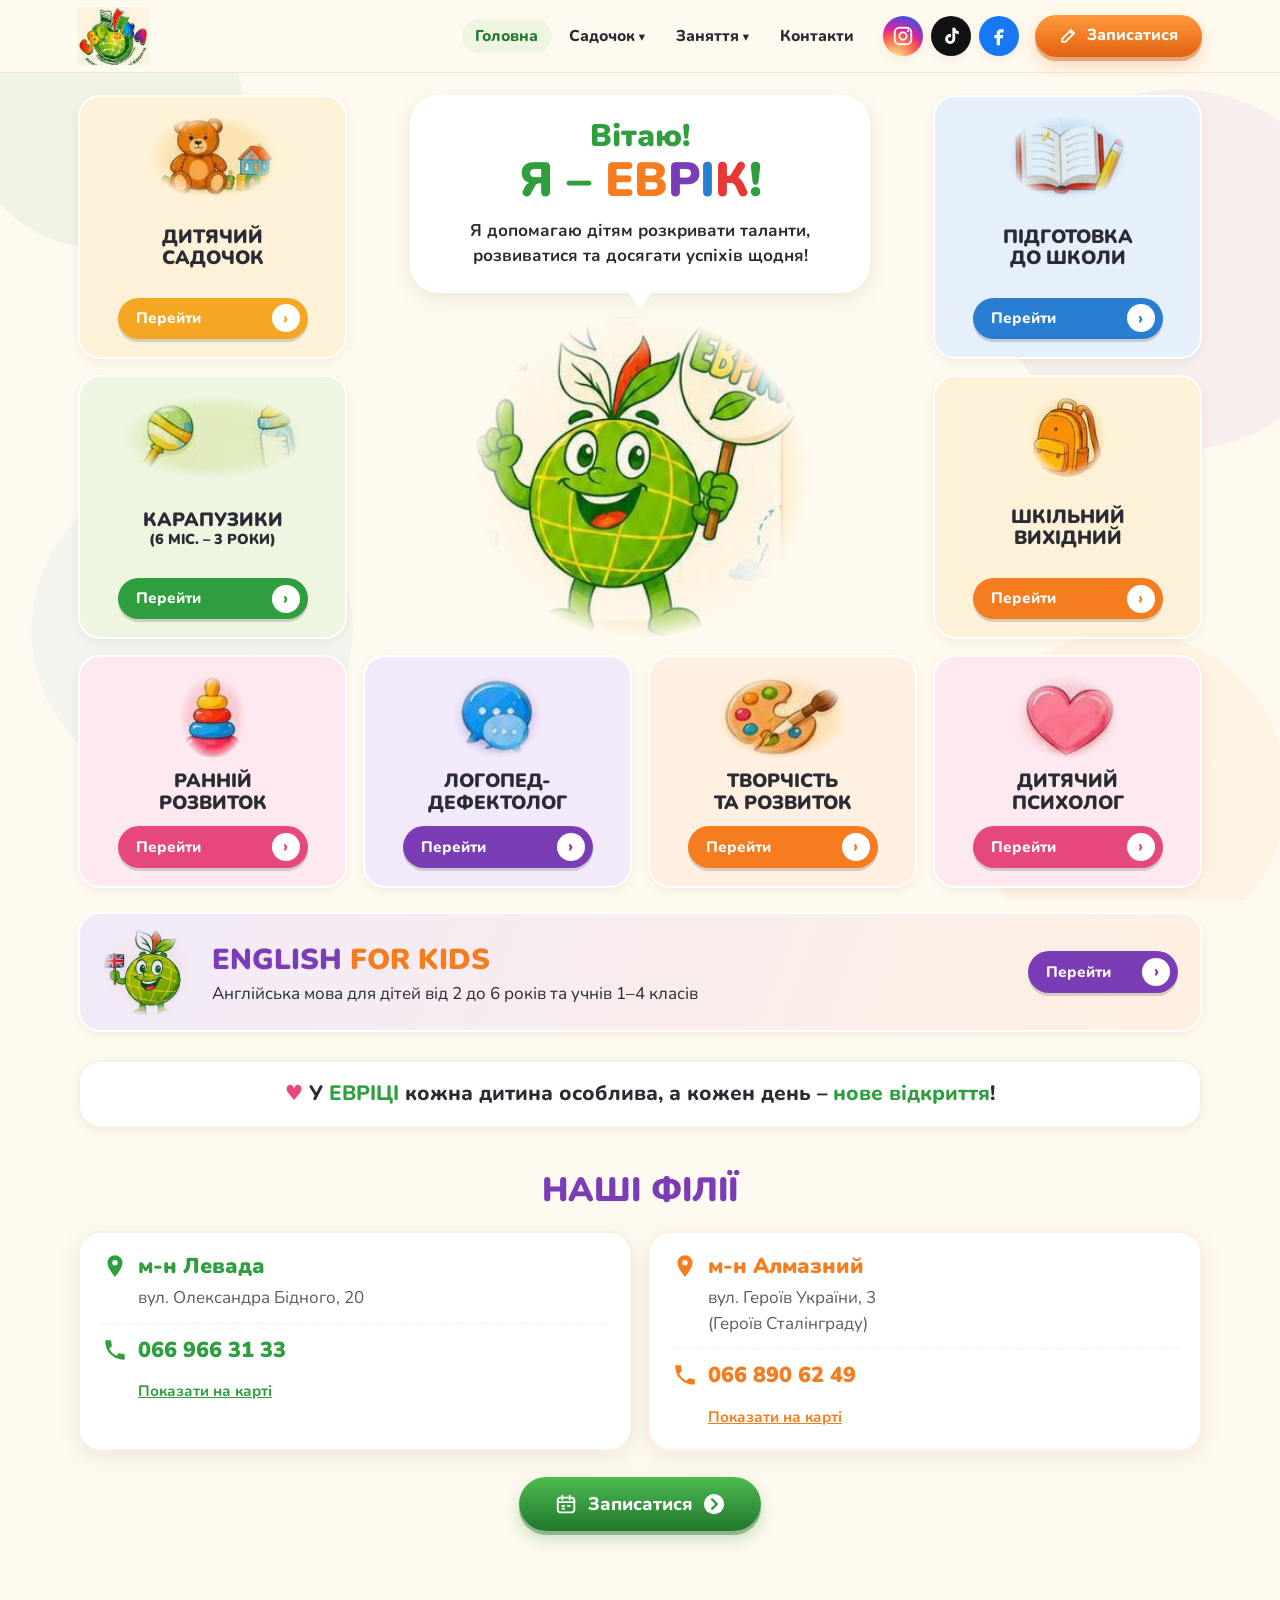
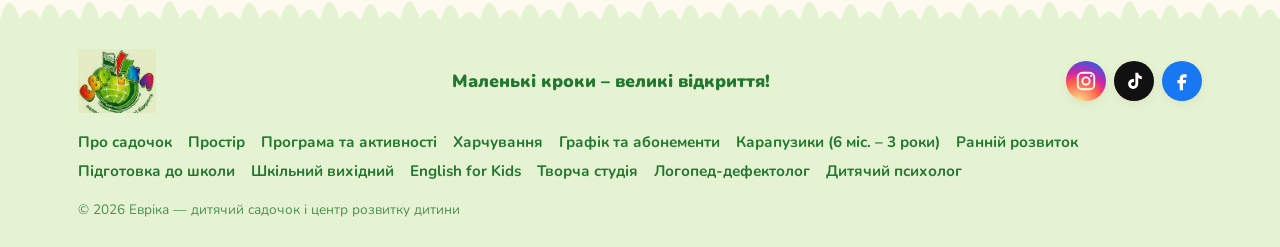
<file: index.html>
<!doctype html>
<html lang="uk">
<head>
<meta charset="utf-8">
<meta name="viewport" content="width=device-width, initial-scale=1">
<title>Дитячий садочок і центр розвитку — Евріка</title>
<meta name="description" content="Евріка — дитячий садочок, ранній розвиток, підготовка до школи, англійська, творча студія, логопед і психолог. Філії на Леваді та Алмазному.">
<meta name="theme-color" content="#2e9e3e">
<link rel="icon" href="img/evrik-sign.jpg">
<link rel="preconnect" href="https://fonts.googleapis.com">
<link rel="preconnect" href="https://fonts.gstatic.com" crossorigin>
<link href="https://fonts.googleapis.com/css2?family=Nunito:wght@500;600;700;800;900&display=swap&subset=cyrillic" rel="stylesheet">
<link rel="stylesheet" href="css/style.css">
</head>
<body>
<header class="site-header"><div class="wrap header-row"><a class="brand" href="index.html" aria-label="Евріка — на головну"><img src="img/logo.jpg" alt="Евріка — маленькі кроки, великі відкриття" width="195" height="160"></a><nav class="main-nav" id="main-nav" aria-label="Головне меню"><ul><li><a href="index.html" aria-current="page">Головна</a></li><li class="has-sub"><button type="button" aria-expanded="false">Садочок</button><ul class="sub"><li><a href="sadochok.html">Про садочок</a></li><li><a href="prostir.html">Простір</a></li><li><a href="programa.html">Програма та активності</a></li><li><a href="harchuvannia.html">Харчування</a></li><li><a href="grafik.html">Графік та абонементи</a></li></ul></li><li class="has-sub"><button type="button" aria-expanded="false">Заняття</button><ul class="sub"><li><a href="karapuzyky.html">Карапузики (6 міс. – 3 роки)</a></li><li><a href="rannii-rozvytok.html">Ранній розвиток</a></li><li><a href="pidgotovka.html">Підготовка до школи</a></li><li><a href="shkilnyi-vykhidnyi.html">Шкільний вихідний</a></li><li><a href="english.html">English for Kids</a></li><li><a href="tvorchist.html">Творча студія</a></li><li><a href="logoped.html">Логопед-дефектолог</a></li><li><a href="psyholog.html">Дитячий психолог</a></li></ul></li><li><a href="#contacts">Контакти</a></li></ul><div class="socials"><a class="social social--ig" href="https://www.instagram.com/evrikapoltava/" target="_blank" rel="noopener" aria-label="Instagram" title="Instagram"><svg viewBox="0 0 24 24" fill="none" stroke="currentColor" stroke-width="2" aria-hidden="true"><rect x="3" y="3" width="18" height="18" rx="5"/><circle cx="12" cy="12" r="4"/><circle cx="17.5" cy="6.5" r="1.2" fill="currentColor" stroke="none"/></svg></a><a class="social social--tt" href="https://www.tiktok.com/@evrikapoltava13" target="_blank" rel="noopener" aria-label="TikTok" title="TikTok"><svg viewBox="0 0 24 24" fill="currentColor" aria-hidden="true"><path d="M16.6 3c.3 2.2 1.7 3.7 3.9 3.9v3.1a7.4 7.4 0 0 1-3.9-1.2v6.2c0 3.3-2.6 5.6-5.6 5.6a5.4 5.4 0 0 1-5.4-5.4c0-3.3 2.9-5.8 6.4-5.3v3.2c-1.6-.4-3.2.6-3.2 2.2a2.3 2.3 0 0 0 2.3 2.3c1.4 0 2.4-1 2.4-2.6V3h3.1Z"/></svg></a><a class="social social--fb" href="https://www.facebook.com/share/18oJuYd9eh/" target="_blank" rel="noopener" aria-label="Facebook" title="Facebook"><svg viewBox="0 0 24 24" fill="currentColor" aria-hidden="true"><path d="M14 8.1h3V4.5h-3c-2.8 0-4.5 1.8-4.5 4.6V11H7v3.5h2.5V22h3.6v-7.5H16l.6-3.5h-3.5V9.3c0-.8.4-1.2.9-1.2Z"/></svg></a></div></nav><div class="socials"><a class="social social--ig" href="https://www.instagram.com/evrikapoltava/" target="_blank" rel="noopener" aria-label="Instagram" title="Instagram"><svg viewBox="0 0 24 24" fill="none" stroke="currentColor" stroke-width="2" aria-hidden="true"><rect x="3" y="3" width="18" height="18" rx="5"/><circle cx="12" cy="12" r="4"/><circle cx="17.5" cy="6.5" r="1.2" fill="currentColor" stroke="none"/></svg></a><a class="social social--tt" href="https://www.tiktok.com/@evrikapoltava13" target="_blank" rel="noopener" aria-label="TikTok" title="TikTok"><svg viewBox="0 0 24 24" fill="currentColor" aria-hidden="true"><path d="M16.6 3c.3 2.2 1.7 3.7 3.9 3.9v3.1a7.4 7.4 0 0 1-3.9-1.2v6.2c0 3.3-2.6 5.6-5.6 5.6a5.4 5.4 0 0 1-5.4-5.4c0-3.3 2.9-5.8 6.4-5.3v3.2c-1.6-.4-3.2.6-3.2 2.2a2.3 2.3 0 0 0 2.3 2.3c1.4 0 2.4-1 2.4-2.6V3h3.1Z"/></svg></a><a class="social social--fb" href="https://www.facebook.com/share/18oJuYd9eh/" target="_blank" rel="noopener" aria-label="Facebook" title="Facebook"><svg viewBox="0 0 24 24" fill="currentColor" aria-hidden="true"><path d="M14 8.1h3V4.5h-3c-2.8 0-4.5 1.8-4.5 4.6V11H7v3.5h2.5V22h3.6v-7.5H16l.6-3.5h-3.5V9.3c0-.8.4-1.2.9-1.2Z"/></svg></a></div><div class="header-cta"><details class="call-menu call-menu--down"><summary class="btn" data-short="Запис"><svg viewBox="0 0 24 24" fill="none" stroke="currentColor" stroke-width="2.2" stroke-linecap="round" stroke-linejoin="round" aria-hidden="true"><path d="M4 20h4L19 9l-4-4L4 16v4Z"/><path d="m13.5 6.5 4 4"/></svg><span>Записатися</span></summary><div class="call-menu__pop"><p class="call-menu__hint">Оберіть філію:</p><a href="tel:+380669663133"><small>м-н Левада</small><b>066 966 31 33</b></a><a href="tel:+380668906249"><small>м-н Алмазний</small><b>066 890 62 49</b></a></div></details></div><button class="nav-toggle" type="button" aria-controls="main-nav" aria-expanded="false" aria-label="Меню"><svg viewBox="0 0 24 24" fill="none" stroke="currentColor" stroke-width="2.5" stroke-linecap="round" aria-hidden="true"><path d="M4 7h16M4 12h16M4 17h16"/></svg></button></div></header>
<main>
<section><div class="wrap home-hub">
<div class="home-hub__hero">
<div class="bubble"><h1><small>Вітаю!</small><span class="c-green">Я –</span> <span class="c-orange">ЕВ</span><span class="c-purple">Р</span><span class="c-blue">І</span><span class="c-red">К</span><span class="c-green">!</span></h1>
<p>Я допомагаю дітям розкривати таланти, розвиватися та досягати успіхів щодня!</p></div>
<img class="mascot" src="img/evrik.jpg" alt="Еврік — талісман садочка" width="310" height="296">
</div>
<a class="svc svc--a t-yellow reveal" href="sadochok.html" style="--accent:#f5a623"><img src="img/i-teddy.jpg" alt="" width="150" height="100"><h2 class="">Дитячий<br>садочок</h2><span class="btn-go">Перейти</span></a><a class="svc svc--b t-blue reveal" href="pidgotovka.html" style="--accent:#2a7ed2"><img src="img/i-book.jpg" alt="" width="150" height="100"><h2 class="c-blue">Підготовка<br>до школи</h2><span class="btn-go">Перейти</span></a><a class="svc svc--c t-green reveal" href="karapuzyky.html" style="--accent:#2e9e3e"><img src="img/i-rattle.jpg" alt="" width="150" height="100"><h2 class="c-green">Карапузики<small>(6 міс. – 3 роки)</small></h2><span class="btn-go">Перейти</span></a><a class="svc svc--d t-yellow reveal" href="shkilnyi-vykhidnyi.html" style="--accent:#f57c1f"><img src="img/i-backpack.jpg" alt="" width="150" height="100"><h2 class="c-green">Шкільний<br>вихідний</h2><span class="btn-go">Перейти</span></a><a class="svc svc--e t-pink reveal" href="rannii-rozvytok.html" style="--accent:#e6487c"><img src="img/i-pyramid.jpg" alt="" width="150" height="100"><h2 class="">Ранній<br>розвиток</h2><span class="btn-go">Перейти</span></a><a class="svc svc--f t-purple reveal" href="logoped.html" style="--accent:#7b3db5"><img src="img/i-chat.jpg" alt="" width="150" height="100"><h2 class="c-purple">Логопед-<br>дефектолог</h2><span class="btn-go">Перейти</span></a><a class="svc svc--g t-orange reveal" href="tvorchist.html" style="--accent:#f57c1f"><img src="img/i-paint.jpg" alt="" width="150" height="100"><h2 class="c-red">Творчість<br>та розвиток</h2><span class="btn-go">Перейти</span></a><a class="svc svc--h t-pink reveal" href="psyholog.html" style="--accent:#e6487c"><img src="img/i-heart.jpg" alt="" width="150" height="100"><h2 class="c-purple">Дитячий<br>психолог</h2><span class="btn-go">Перейти</span></a>
</div></section>
<section class="section section--tight"><div class="wrap"><a class="english-strip reveal" href="english.html"><img src="img/evrik-flag.jpg" alt="" width="120" height="116" loading="lazy"><div><b>ENGLISH <span class="c-orange">FOR KIDS</span></b><span>Англійська мова для дітей від 2 до 6 років та учнів 1–4 класів</span></div><span class="btn-go" style="--accent:#7b3db5">Перейти</span></a></div></section>
<section class="section section--tight"><div class="wrap"><p class="callout reveal"><span class="c-pink">♥</span> У <span class="c-green">ЕВРІЦІ</span> кожна дитина особлива, а кожен день – <span class="c-green">нове відкриття</span>!</p></div></section>

<section class="branches" id="contacts"><div class="wrap"><h2 class="section-title">Наші філії</h2><div class="branch-grid"><article class="branch reveal"><h3><svg viewBox="0 0 24 24" fill="currentColor" aria-hidden="true"><path d="M12 2a7 7 0 0 0-7 7c0 5.2 7 13 7 13s7-7.8 7-13a7 7 0 0 0-7-7Zm0 9.5A2.5 2.5 0 1 1 12 6.5a2.5 2.5 0 0 1 0 5Z"/></svg>м-н Левада</h3><address>вул. Олександра Бідного, 20</address><a class="tel" href="tel:+380669663133"><svg viewBox="0 0 24 24" fill="currentColor" aria-hidden="true"><path d="M6.6 10.8a15.1 15.1 0 0 0 6.6 6.6l2.2-2.2c.3-.3.7-.4 1-.2 1.1.4 2.3.6 3.6.6.6 0 1 .4 1 1V20c0 .6-.4 1-1 1A17 17 0 0 1 3 4c0-.6.4-1 1-1h3.5c.6 0 1 .4 1 1 0 1.2.2 2.4.6 3.6.1.3 0 .7-.2 1l-2.3 2.2Z"/></svg><span>066 966 31 33</span></a><a class="map" href="https://www.google.com/maps/search/?api=1&query=%D0%B2%D1%83%D0%BB.%20%D0%9E%D0%BB%D0%B5%D0%BA%D1%81%D0%B0%D0%BD%D0%B4%D1%80%D0%B0%20%D0%91%D1%96%D0%B4%D0%BD%D0%BE%D0%B3%D0%BE%2C%2020%2C%20%D0%9F%D0%BE%D0%BB%D1%82%D0%B0%D0%B2%D0%B0" target="_blank" rel="noopener">Показати на карті</a></article><article class="branch branch--alt reveal"><h3><svg viewBox="0 0 24 24" fill="currentColor" aria-hidden="true"><path d="M12 2a7 7 0 0 0-7 7c0 5.2 7 13 7 13s7-7.8 7-13a7 7 0 0 0-7-7Zm0 9.5A2.5 2.5 0 1 1 12 6.5a2.5 2.5 0 0 1 0 5Z"/></svg>м-н Алмазний</h3><address>вул. Героїв України, 3<br>(Героїв Сталінграду)</address><a class="tel" href="tel:+380668906249"><svg viewBox="0 0 24 24" fill="currentColor" aria-hidden="true"><path d="M6.6 10.8a15.1 15.1 0 0 0 6.6 6.6l2.2-2.2c.3-.3.7-.4 1-.2 1.1.4 2.3.6 3.6.6.6 0 1 .4 1 1V20c0 .6-.4 1-1 1A17 17 0 0 1 3 4c0-.6.4-1 1-1h3.5c.6 0 1 .4 1 1 0 1.2.2 2.4.6 3.6.1.3 0 .7-.2 1l-2.3 2.2Z"/></svg><span>066 890 62 49</span></a><a class="map" href="https://www.google.com/maps/search/?api=1&query=%D0%B2%D1%83%D0%BB.%20%D0%93%D0%B5%D1%80%D0%BE%D1%97%D0%B2%20%D0%A3%D0%BA%D1%80%D0%B0%D1%97%D0%BD%D0%B8%2C%203%2C%20%D0%9F%D0%BE%D0%BB%D1%82%D0%B0%D0%B2%D0%B0" target="_blank" rel="noopener">Показати на карті</a></article></div><div class="footer-cta"><details class="call-menu"><summary class="btn btn--green btn--lg"><svg viewBox="0 0 24 24" fill="none" stroke="currentColor" stroke-width="2" stroke-linecap="round" aria-hidden="true"><rect x="3" y="5" width="18" height="16" rx="3"/><path d="M3 10h18M8 3v4M16 3v4M8 14h2M14 14h2M8 17h2"/></svg><span>Записатися</span><svg viewBox="0 0 24 24" aria-hidden="true"><circle cx="12" cy="12" r="11" fill="#fff"/><path d="m10 7 5 5-5 5" fill="none" stroke="#2e9e3e" stroke-width="2.6" stroke-linecap="round" stroke-linejoin="round"/></svg></summary><div class="call-menu__pop"><p class="call-menu__hint">Оберіть філію:</p><a href="tel:+380669663133"><small>м-н Левада</small><b>066 966 31 33</b></a><a href="tel:+380668906249"><small>м-н Алмазний</small><b>066 890 62 49</b></a></div></details></div></div></section>
</main>
<footer class="site-footer"><div class="wrap"><div class="footer-row"><a class="brand" href="index.html"><img src="img/logo.jpg" alt="Евріка" width="195" height="160"></a><p class="footer-motto">Маленькі кроки – великі відкриття!</p><div class="socials"><a class="social social--ig" href="https://www.instagram.com/evrikapoltava/" target="_blank" rel="noopener" aria-label="Instagram" title="Instagram"><svg viewBox="0 0 24 24" fill="none" stroke="currentColor" stroke-width="2" aria-hidden="true"><rect x="3" y="3" width="18" height="18" rx="5"/><circle cx="12" cy="12" r="4"/><circle cx="17.5" cy="6.5" r="1.2" fill="currentColor" stroke="none"/></svg></a><a class="social social--tt" href="https://www.tiktok.com/@evrikapoltava13" target="_blank" rel="noopener" aria-label="TikTok" title="TikTok"><svg viewBox="0 0 24 24" fill="currentColor" aria-hidden="true"><path d="M16.6 3c.3 2.2 1.7 3.7 3.9 3.9v3.1a7.4 7.4 0 0 1-3.9-1.2v6.2c0 3.3-2.6 5.6-5.6 5.6a5.4 5.4 0 0 1-5.4-5.4c0-3.3 2.9-5.8 6.4-5.3v3.2c-1.6-.4-3.2.6-3.2 2.2a2.3 2.3 0 0 0 2.3 2.3c1.4 0 2.4-1 2.4-2.6V3h3.1Z"/></svg></a><a class="social social--fb" href="https://www.facebook.com/share/18oJuYd9eh/" target="_blank" rel="noopener" aria-label="Facebook" title="Facebook"><svg viewBox="0 0 24 24" fill="currentColor" aria-hidden="true"><path d="M14 8.1h3V4.5h-3c-2.8 0-4.5 1.8-4.5 4.6V11H7v3.5h2.5V22h3.6v-7.5H16l.6-3.5h-3.5V9.3c0-.8.4-1.2.9-1.2Z"/></svg></a></div></div><ul class="footer-links"><li><a href="sadochok.html">Про садочок</a></li><li><a href="prostir.html">Простір</a></li><li><a href="programa.html">Програма та активності</a></li><li><a href="harchuvannia.html">Харчування</a></li><li><a href="grafik.html">Графік та абонементи</a></li><li><a href="karapuzyky.html">Карапузики (6 міс. – 3 роки)</a></li><li><a href="rannii-rozvytok.html">Ранній розвиток</a></li><li><a href="pidgotovka.html">Підготовка до школи</a></li><li><a href="shkilnyi-vykhidnyi.html">Шкільний вихідний</a></li><li><a href="english.html">English for Kids</a></li><li><a href="tvorchist.html">Творча студія</a></li><li><a href="logoped.html">Логопед-дефектолог</a></li><li><a href="psyholog.html">Дитячий психолог</a></li></ul><p class="copy">© <span id="year">2026</span> Евріка — дитячий садочок і центр розвитку дитини</p></div></footer>
<script src="js/main.js"></script>
</body>
</html>
</file>
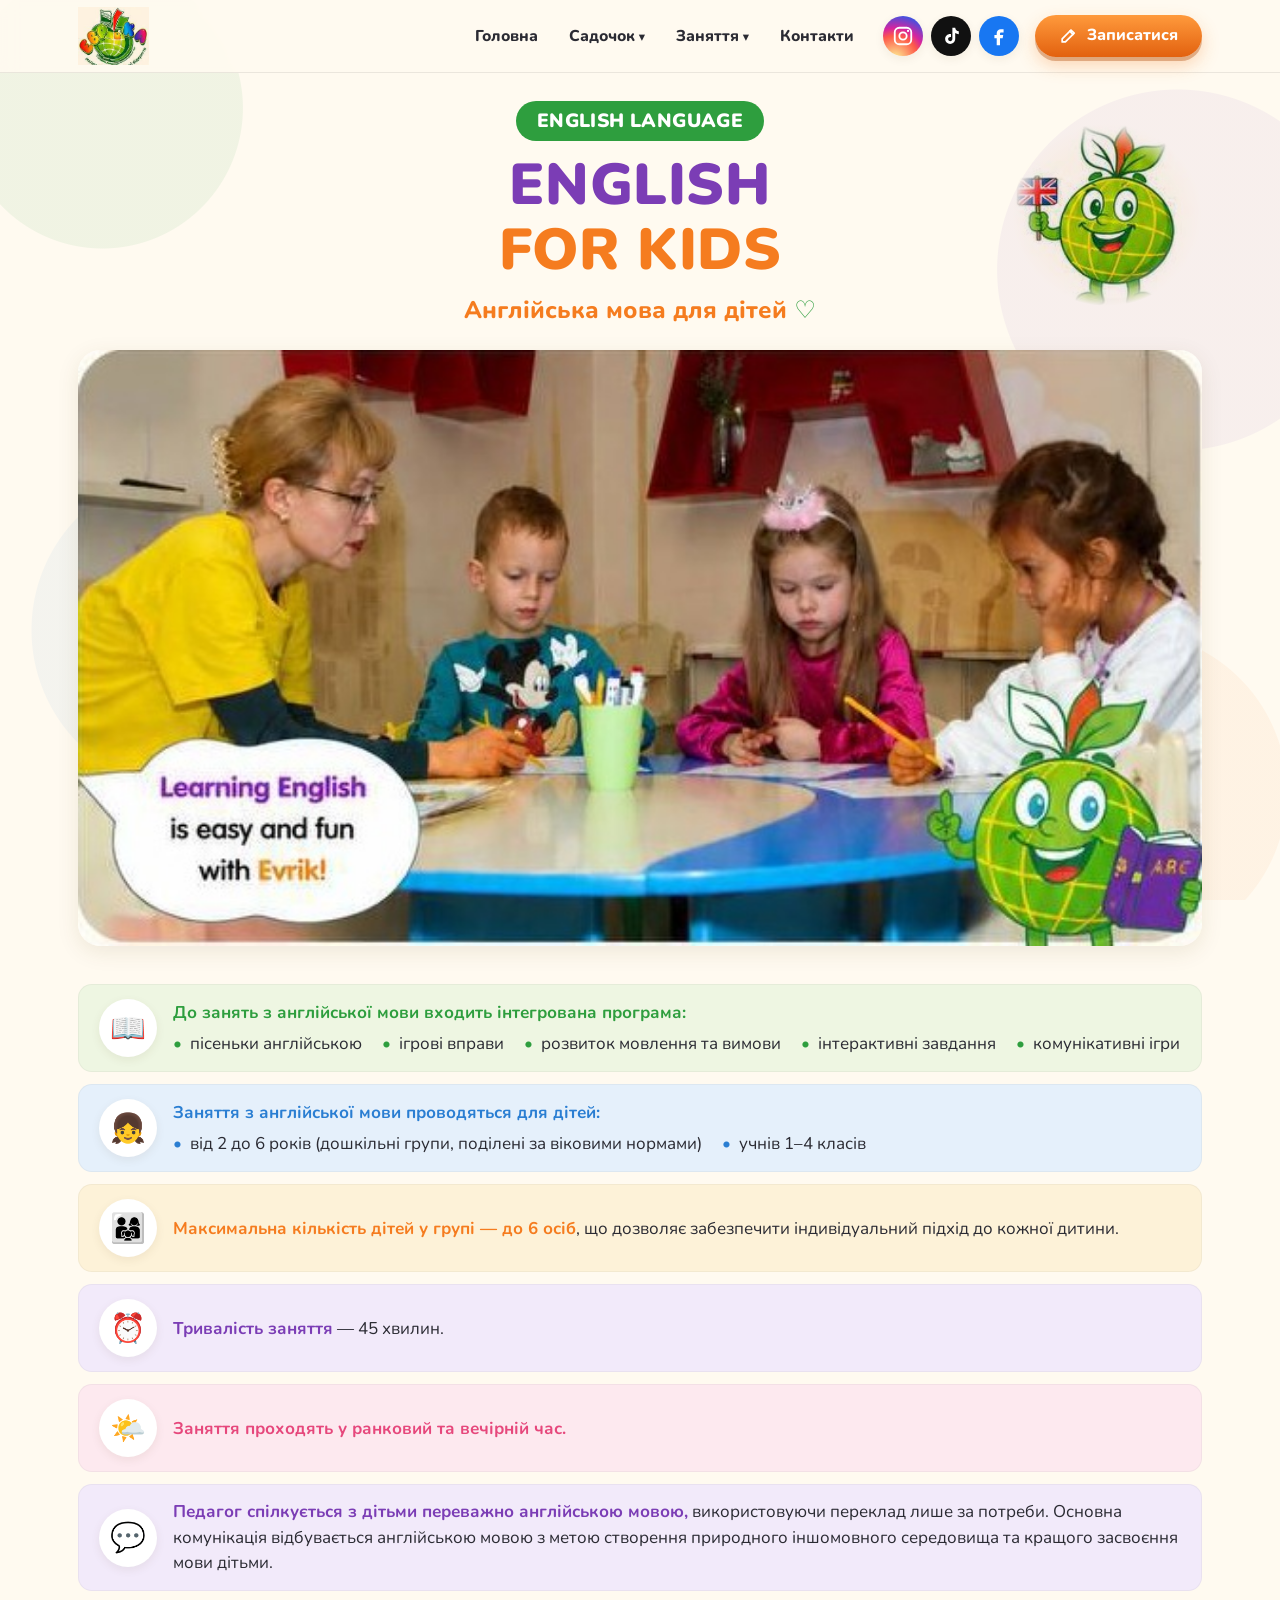
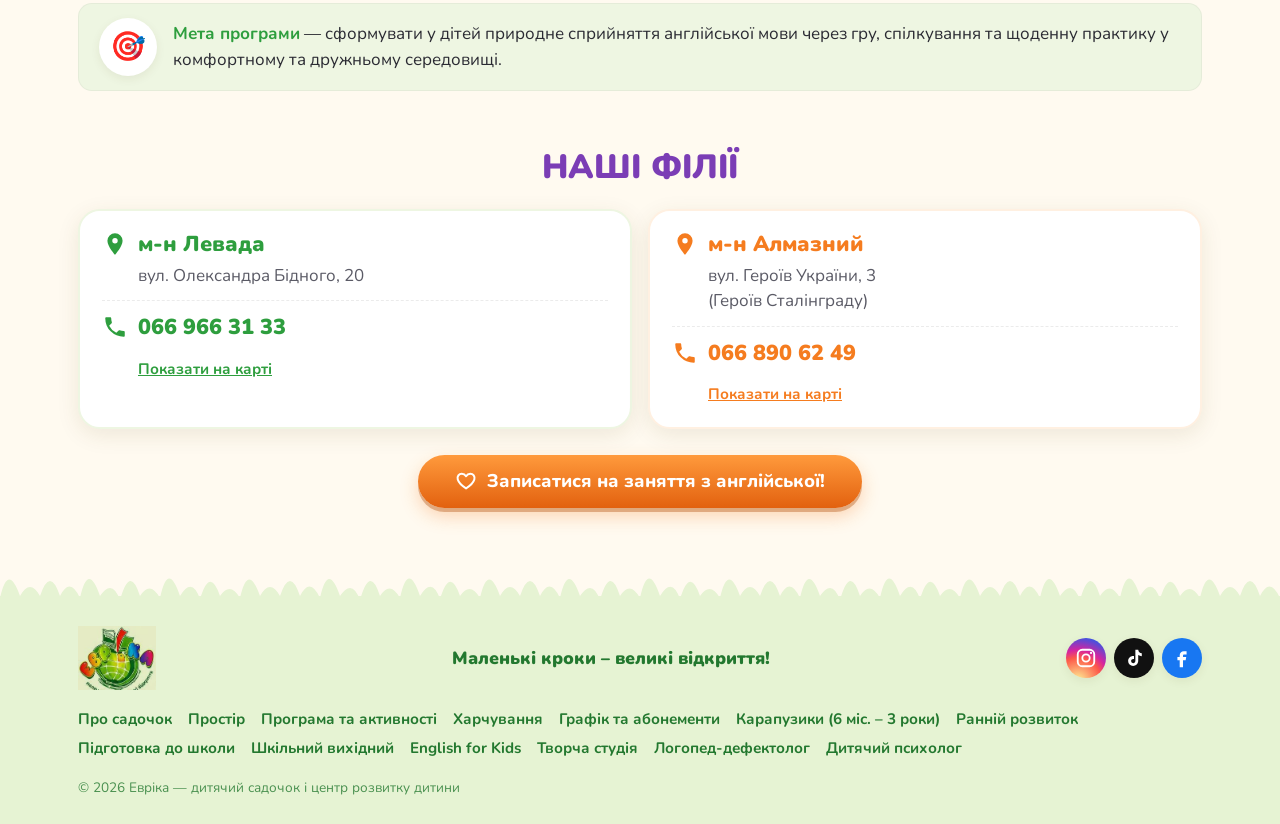
<file: english.html>
<!doctype html>
<html lang="uk">
<head>
<meta charset="utf-8">
<meta name="viewport" content="width=device-width, initial-scale=1">
<title>English for Kids — Евріка</title>
<meta name="description" content="Англійська мова для дітей від 2 до 6 років та учнів 1–4 класів. Групи до 6 дітей, 45 хвилин, педагог говорить англійською.">
<meta name="theme-color" content="#2e9e3e">
<link rel="icon" href="img/evrik-sign.jpg">
<link rel="preconnect" href="https://fonts.googleapis.com">
<link rel="preconnect" href="https://fonts.gstatic.com" crossorigin>
<link href="https://fonts.googleapis.com/css2?family=Nunito:wght@500;600;700;800;900&display=swap&subset=cyrillic" rel="stylesheet">
<link rel="stylesheet" href="css/style.css">
</head>
<body>
<header class="site-header"><div class="wrap header-row"><a class="brand" href="index.html" aria-label="Евріка — на головну"><img src="img/logo.jpg" alt="Евріка — маленькі кроки, великі відкриття" width="195" height="160"></a><nav class="main-nav" id="main-nav" aria-label="Головне меню"><ul><li><a href="index.html">Головна</a></li><li class="has-sub"><button type="button" aria-expanded="false">Садочок</button><ul class="sub"><li><a href="sadochok.html">Про садочок</a></li><li><a href="prostir.html">Простір</a></li><li><a href="programa.html">Програма та активності</a></li><li><a href="harchuvannia.html">Харчування</a></li><li><a href="grafik.html">Графік та абонементи</a></li></ul></li><li class="has-sub is-active"><button type="button" aria-expanded="false">Заняття</button><ul class="sub"><li><a href="karapuzyky.html">Карапузики (6 міс. – 3 роки)</a></li><li><a href="rannii-rozvytok.html">Ранній розвиток</a></li><li><a href="pidgotovka.html">Підготовка до школи</a></li><li><a href="shkilnyi-vykhidnyi.html">Шкільний вихідний</a></li><li><a href="english.html" aria-current="page">English for Kids</a></li><li><a href="tvorchist.html">Творча студія</a></li><li><a href="logoped.html">Логопед-дефектолог</a></li><li><a href="psyholog.html">Дитячий психолог</a></li></ul></li><li><a href="#contacts">Контакти</a></li></ul><div class="socials"><a class="social social--ig" href="https://www.instagram.com/evrikapoltava/" target="_blank" rel="noopener" aria-label="Instagram" title="Instagram"><svg viewBox="0 0 24 24" fill="none" stroke="currentColor" stroke-width="2" aria-hidden="true"><rect x="3" y="3" width="18" height="18" rx="5"/><circle cx="12" cy="12" r="4"/><circle cx="17.5" cy="6.5" r="1.2" fill="currentColor" stroke="none"/></svg></a><a class="social social--tt" href="https://www.tiktok.com/@evrikapoltava13" target="_blank" rel="noopener" aria-label="TikTok" title="TikTok"><svg viewBox="0 0 24 24" fill="currentColor" aria-hidden="true"><path d="M16.6 3c.3 2.2 1.7 3.7 3.9 3.9v3.1a7.4 7.4 0 0 1-3.9-1.2v6.2c0 3.3-2.6 5.6-5.6 5.6a5.4 5.4 0 0 1-5.4-5.4c0-3.3 2.9-5.8 6.4-5.3v3.2c-1.6-.4-3.2.6-3.2 2.2a2.3 2.3 0 0 0 2.3 2.3c1.4 0 2.4-1 2.4-2.6V3h3.1Z"/></svg></a><a class="social social--fb" href="https://www.facebook.com/share/18oJuYd9eh/" target="_blank" rel="noopener" aria-label="Facebook" title="Facebook"><svg viewBox="0 0 24 24" fill="currentColor" aria-hidden="true"><path d="M14 8.1h3V4.5h-3c-2.8 0-4.5 1.8-4.5 4.6V11H7v3.5h2.5V22h3.6v-7.5H16l.6-3.5h-3.5V9.3c0-.8.4-1.2.9-1.2Z"/></svg></a></div></nav><div class="socials"><a class="social social--ig" href="https://www.instagram.com/evrikapoltava/" target="_blank" rel="noopener" aria-label="Instagram" title="Instagram"><svg viewBox="0 0 24 24" fill="none" stroke="currentColor" stroke-width="2" aria-hidden="true"><rect x="3" y="3" width="18" height="18" rx="5"/><circle cx="12" cy="12" r="4"/><circle cx="17.5" cy="6.5" r="1.2" fill="currentColor" stroke="none"/></svg></a><a class="social social--tt" href="https://www.tiktok.com/@evrikapoltava13" target="_blank" rel="noopener" aria-label="TikTok" title="TikTok"><svg viewBox="0 0 24 24" fill="currentColor" aria-hidden="true"><path d="M16.6 3c.3 2.2 1.7 3.7 3.9 3.9v3.1a7.4 7.4 0 0 1-3.9-1.2v6.2c0 3.3-2.6 5.6-5.6 5.6a5.4 5.4 0 0 1-5.4-5.4c0-3.3 2.9-5.8 6.4-5.3v3.2c-1.6-.4-3.2.6-3.2 2.2a2.3 2.3 0 0 0 2.3 2.3c1.4 0 2.4-1 2.4-2.6V3h3.1Z"/></svg></a><a class="social social--fb" href="https://www.facebook.com/share/18oJuYd9eh/" target="_blank" rel="noopener" aria-label="Facebook" title="Facebook"><svg viewBox="0 0 24 24" fill="currentColor" aria-hidden="true"><path d="M14 8.1h3V4.5h-3c-2.8 0-4.5 1.8-4.5 4.6V11H7v3.5h2.5V22h3.6v-7.5H16l.6-3.5h-3.5V9.3c0-.8.4-1.2.9-1.2Z"/></svg></a></div><div class="header-cta"><details class="call-menu call-menu--down"><summary class="btn" data-short="Запис"><svg viewBox="0 0 24 24" fill="none" stroke="currentColor" stroke-width="2.2" stroke-linecap="round" stroke-linejoin="round" aria-hidden="true"><path d="M4 20h4L19 9l-4-4L4 16v4Z"/><path d="m13.5 6.5 4 4"/></svg><span>Записатися</span></summary><div class="call-menu__pop"><p class="call-menu__hint">Оберіть філію:</p><a href="tel:+380669663133"><small>м-н Левада</small><b>066 966 31 33</b></a><a href="tel:+380668906249"><small>м-н Алмазний</small><b>066 890 62 49</b></a></div></details></div><button class="nav-toggle" type="button" aria-controls="main-nav" aria-expanded="false" aria-label="Меню"><svg viewBox="0 0 24 24" fill="none" stroke="currentColor" stroke-width="2.5" stroke-linecap="round" aria-hidden="true"><path d="M4 7h16M4 12h16M4 17h16"/></svg></button></div></header>
<main>
<section class="hero hero--mascot"><div class="wrap"><div class="hero__head"><div class="hero__title"><span class="hero__eyebrow">English language</span><h1><span class="line c-purple">English</span><span class="line c-orange">for kids</span></h1><p class="hero__sub c-green">Англійська мова для дітей <span class="c-green">♡</span></p></div><div class="hero__mascot"><img src="img/evrik-flag.jpg" alt="" width="190" height="180"></div></div><div class="hero__media"><img src="img/hero-english.jpg" alt="Заняття з англійської мови" width="1180" height="720" fetchpriority="high"></div></div></section><section class="section "><div class="wrap"><div class="info-list"><div class="info t-green reveal"><span class="info__icon" aria-hidden="true">📖</span><div><strong>До занять з англійської мови входить інтегрована програма:</strong><ul class="dots"><li>пісеньки англійською</li><li>ігрові вправи</li><li>розвиток мовлення та вимови</li><li>інтерактивні завдання</li><li>комунікативні ігри</li></ul></div></div><div class="info t-blue reveal"><span class="info__icon" aria-hidden="true">👧</span><div><strong>Заняття з англійської мови проводяться для дітей:</strong><ul class="dots"><li>від 2 до 6 років (дошкільні групи, поділені за віковими нормами)</li><li>учнів 1–4 класів</li></ul></div></div><div class="info t-yellow reveal"><span class="info__icon" aria-hidden="true">👨‍👩‍👧</span><div><strong>Максимальна кількість дітей у групі — до 6 осіб</strong>, що дозволяє забезпечити індивідуальний підхід до кожної дитини.</div></div><div class="info t-purple reveal"><span class="info__icon" aria-hidden="true">⏰</span><div><strong>Тривалість заняття</strong> — 45 хвилин.</div></div><div class="info t-pink reveal"><span class="info__icon" aria-hidden="true">🌤️</span><div><strong>Заняття проходять у ранковий та вечірній час.</strong></div></div><div class="info t-purple reveal"><span class="info__icon" aria-hidden="true">💬</span><div><strong>Педагог спілкується з дітьми переважно англійською мовою,</strong> використовуючи переклад лише за потреби. Основна комунікація відбувається англійською мовою з метою створення природного іншомовного середовища та кращого засвоєння мови дітьми.</div></div><div class="info t-green reveal"><span class="info__icon" aria-hidden="true">🎯</span><div><strong>Мета програми</strong> — сформувати у дітей природне сприйняття англійської мови через гру, спілкування та щоденну практику у комфортному та дружньому середовищі.</div></div></div></div></section>
<section class="branches" id="contacts"><div class="wrap"><h2 class="section-title">Наші філії</h2><div class="branch-grid"><article class="branch reveal"><h3><svg viewBox="0 0 24 24" fill="currentColor" aria-hidden="true"><path d="M12 2a7 7 0 0 0-7 7c0 5.2 7 13 7 13s7-7.8 7-13a7 7 0 0 0-7-7Zm0 9.5A2.5 2.5 0 1 1 12 6.5a2.5 2.5 0 0 1 0 5Z"/></svg>м-н Левада</h3><address>вул. Олександра Бідного, 20</address><a class="tel" href="tel:+380669663133"><svg viewBox="0 0 24 24" fill="currentColor" aria-hidden="true"><path d="M6.6 10.8a15.1 15.1 0 0 0 6.6 6.6l2.2-2.2c.3-.3.7-.4 1-.2 1.1.4 2.3.6 3.6.6.6 0 1 .4 1 1V20c0 .6-.4 1-1 1A17 17 0 0 1 3 4c0-.6.4-1 1-1h3.5c.6 0 1 .4 1 1 0 1.2.2 2.4.6 3.6.1.3 0 .7-.2 1l-2.3 2.2Z"/></svg><span>066 966 31 33</span></a><a class="map" href="https://www.google.com/maps/search/?api=1&query=%D0%B2%D1%83%D0%BB.%20%D0%9E%D0%BB%D0%B5%D0%BA%D1%81%D0%B0%D0%BD%D0%B4%D1%80%D0%B0%20%D0%91%D1%96%D0%B4%D0%BD%D0%BE%D0%B3%D0%BE%2C%2020%2C%20%D0%9F%D0%BE%D0%BB%D1%82%D0%B0%D0%B2%D0%B0" target="_blank" rel="noopener">Показати на карті</a></article><article class="branch branch--alt reveal"><h3><svg viewBox="0 0 24 24" fill="currentColor" aria-hidden="true"><path d="M12 2a7 7 0 0 0-7 7c0 5.2 7 13 7 13s7-7.8 7-13a7 7 0 0 0-7-7Zm0 9.5A2.5 2.5 0 1 1 12 6.5a2.5 2.5 0 0 1 0 5Z"/></svg>м-н Алмазний</h3><address>вул. Героїв України, 3<br>(Героїв Сталінграду)</address><a class="tel" href="tel:+380668906249"><svg viewBox="0 0 24 24" fill="currentColor" aria-hidden="true"><path d="M6.6 10.8a15.1 15.1 0 0 0 6.6 6.6l2.2-2.2c.3-.3.7-.4 1-.2 1.1.4 2.3.6 3.6.6.6 0 1 .4 1 1V20c0 .6-.4 1-1 1A17 17 0 0 1 3 4c0-.6.4-1 1-1h3.5c.6 0 1 .4 1 1 0 1.2.2 2.4.6 3.6.1.3 0 .7-.2 1l-2.3 2.2Z"/></svg><span>066 890 62 49</span></a><a class="map" href="https://www.google.com/maps/search/?api=1&query=%D0%B2%D1%83%D0%BB.%20%D0%93%D0%B5%D1%80%D0%BE%D1%97%D0%B2%20%D0%A3%D0%BA%D1%80%D0%B0%D1%97%D0%BD%D0%B8%2C%203%2C%20%D0%9F%D0%BE%D0%BB%D1%82%D0%B0%D0%B2%D0%B0" target="_blank" rel="noopener">Показати на карті</a></article></div><div class="footer-cta"><details class="call-menu"><summary class="btn btn--lg"><svg viewBox="0 0 24 24" fill="none" stroke="currentColor" stroke-width="2.2" stroke-linejoin="round" aria-hidden="true"><path d="M12 20s-7.5-4.6-9-9.6C2 6.9 4.3 4 7.4 4c2 0 3.6 1.2 4.6 2.8C13 5.2 14.6 4 16.6 4 19.7 4 22 6.9 21 10.4 19.5 15.4 12 20 12 20Z"/></svg><span>Записатися на заняття з англійської!</span></summary><div class="call-menu__pop"><p class="call-menu__hint">Оберіть філію:</p><a href="tel:+380669663133"><small>м-н Левада</small><b>066 966 31 33</b></a><a href="tel:+380668906249"><small>м-н Алмазний</small><b>066 890 62 49</b></a></div></details></div></div></section>
</main>
<footer class="site-footer"><div class="wrap"><div class="footer-row"><a class="brand" href="index.html"><img src="img/logo.jpg" alt="Евріка" width="195" height="160"></a><p class="footer-motto">Маленькі кроки – великі відкриття!</p><div class="socials"><a class="social social--ig" href="https://www.instagram.com/evrikapoltava/" target="_blank" rel="noopener" aria-label="Instagram" title="Instagram"><svg viewBox="0 0 24 24" fill="none" stroke="currentColor" stroke-width="2" aria-hidden="true"><rect x="3" y="3" width="18" height="18" rx="5"/><circle cx="12" cy="12" r="4"/><circle cx="17.5" cy="6.5" r="1.2" fill="currentColor" stroke="none"/></svg></a><a class="social social--tt" href="https://www.tiktok.com/@evrikapoltava13" target="_blank" rel="noopener" aria-label="TikTok" title="TikTok"><svg viewBox="0 0 24 24" fill="currentColor" aria-hidden="true"><path d="M16.6 3c.3 2.2 1.7 3.7 3.9 3.9v3.1a7.4 7.4 0 0 1-3.9-1.2v6.2c0 3.3-2.6 5.6-5.6 5.6a5.4 5.4 0 0 1-5.4-5.4c0-3.3 2.9-5.8 6.4-5.3v3.2c-1.6-.4-3.2.6-3.2 2.2a2.3 2.3 0 0 0 2.3 2.3c1.4 0 2.4-1 2.4-2.6V3h3.1Z"/></svg></a><a class="social social--fb" href="https://www.facebook.com/share/18oJuYd9eh/" target="_blank" rel="noopener" aria-label="Facebook" title="Facebook"><svg viewBox="0 0 24 24" fill="currentColor" aria-hidden="true"><path d="M14 8.1h3V4.5h-3c-2.8 0-4.5 1.8-4.5 4.6V11H7v3.5h2.5V22h3.6v-7.5H16l.6-3.5h-3.5V9.3c0-.8.4-1.2.9-1.2Z"/></svg></a></div></div><ul class="footer-links"><li><a href="sadochok.html">Про садочок</a></li><li><a href="prostir.html">Простір</a></li><li><a href="programa.html">Програма та активності</a></li><li><a href="harchuvannia.html">Харчування</a></li><li><a href="grafik.html">Графік та абонементи</a></li><li><a href="karapuzyky.html">Карапузики (6 міс. – 3 роки)</a></li><li><a href="rannii-rozvytok.html">Ранній розвиток</a></li><li><a href="pidgotovka.html">Підготовка до школи</a></li><li><a href="shkilnyi-vykhidnyi.html">Шкільний вихідний</a></li><li><a href="english.html">English for Kids</a></li><li><a href="tvorchist.html">Творча студія</a></li><li><a href="logoped.html">Логопед-дефектолог</a></li><li><a href="psyholog.html">Дитячий психолог</a></li></ul><p class="copy">© <span id="year">2026</span> Евріка — дитячий садочок і центр розвитку дитини</p></div></footer>
<script src="js/main.js"></script>
</body>
</html>
</file>
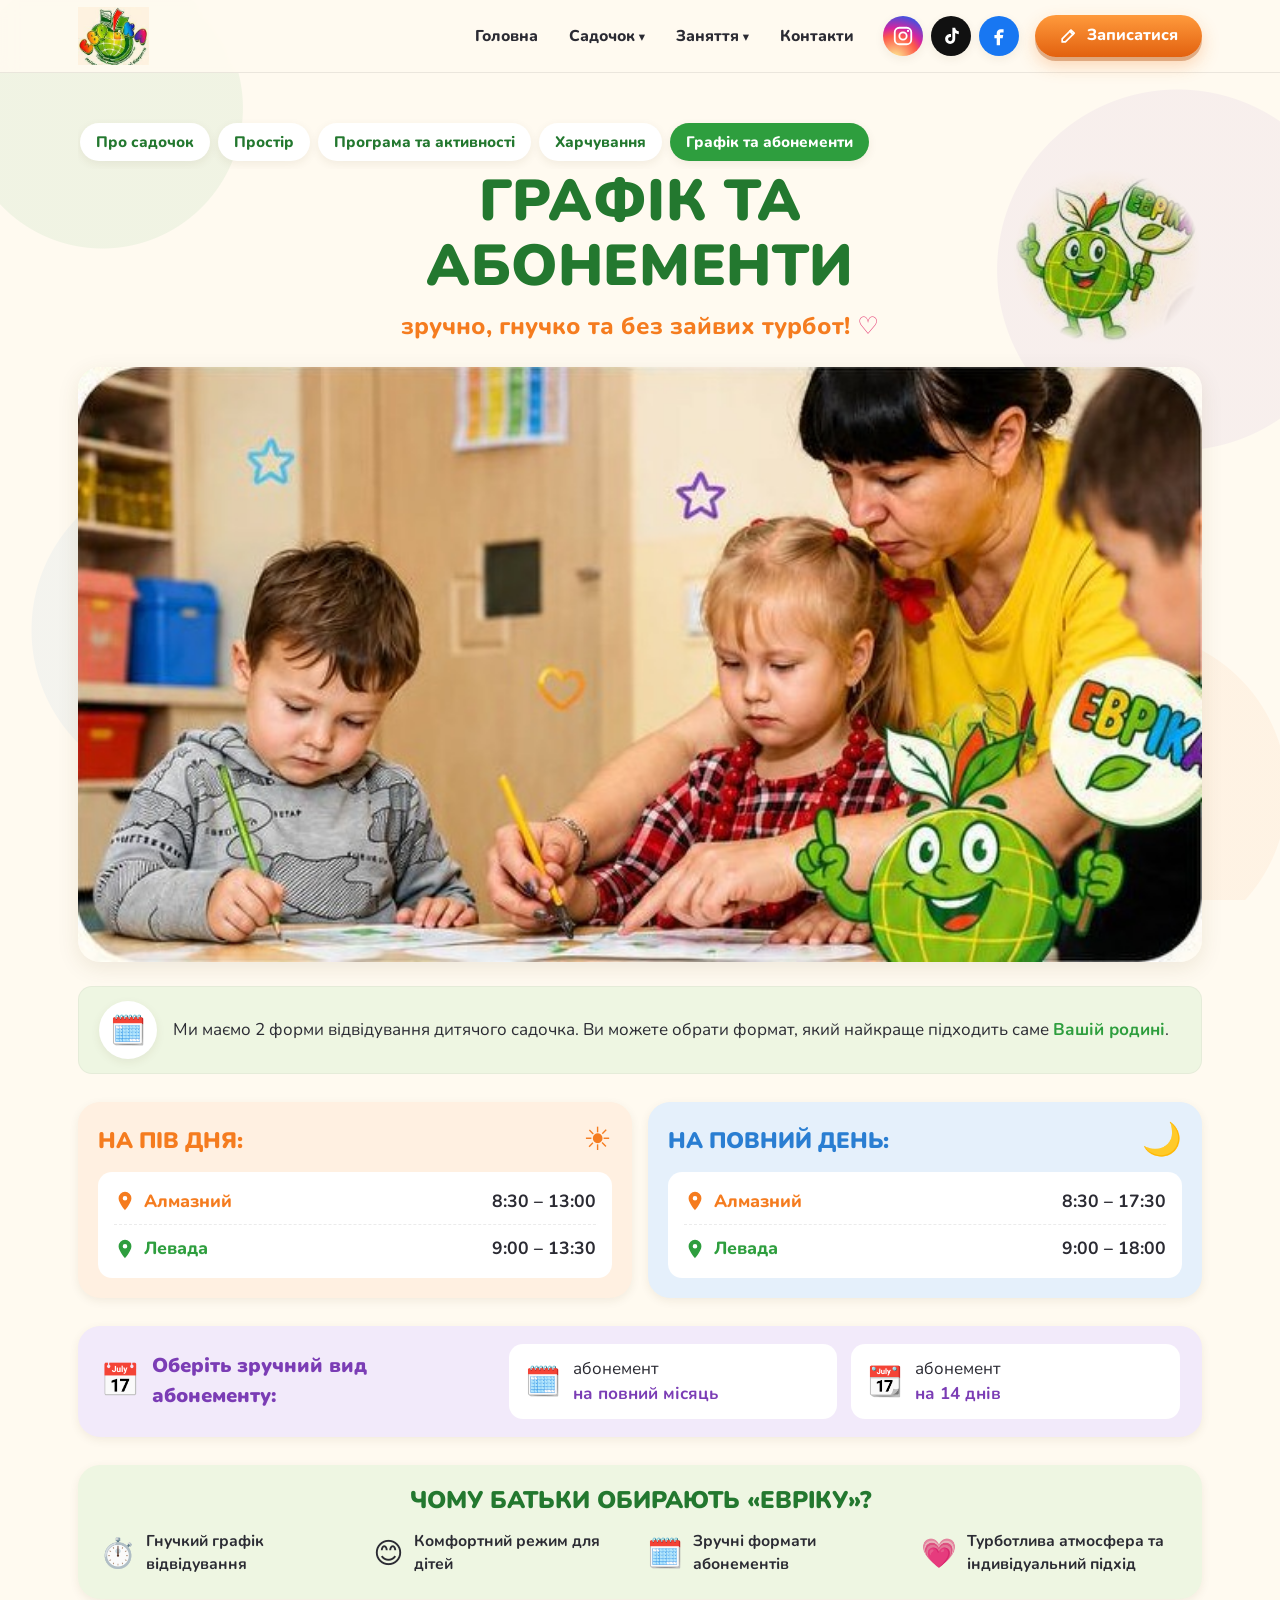
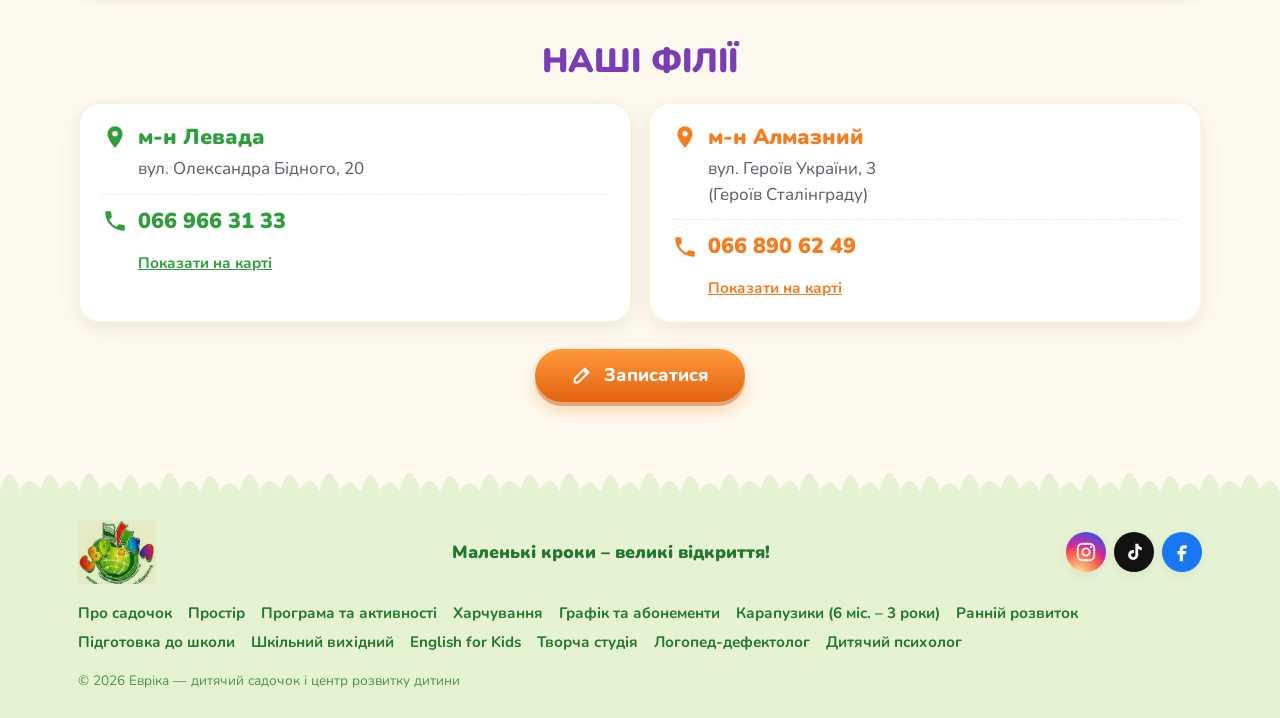
<file: grafik.html>
<!doctype html>
<html lang="uk">
<head>
<meta charset="utf-8">
<meta name="viewport" content="width=device-width, initial-scale=1">
<title>Графік та абонементи — Евріка</title>
<meta name="description" content="Дві форми відвідування садочка — на пів дня або на повний день. Абонементи на місяць або 14 днів.">
<meta name="theme-color" content="#2e9e3e">
<link rel="icon" href="img/evrik-sign.jpg">
<link rel="preconnect" href="https://fonts.googleapis.com">
<link rel="preconnect" href="https://fonts.gstatic.com" crossorigin>
<link href="https://fonts.googleapis.com/css2?family=Nunito:wght@500;600;700;800;900&display=swap&subset=cyrillic" rel="stylesheet">
<link rel="stylesheet" href="css/style.css">
</head>
<body>
<header class="site-header"><div class="wrap header-row"><a class="brand" href="index.html" aria-label="Евріка — на головну"><img src="img/logo.jpg" alt="Евріка — маленькі кроки, великі відкриття" width="195" height="160"></a><nav class="main-nav" id="main-nav" aria-label="Головне меню"><ul><li><a href="index.html">Головна</a></li><li class="has-sub is-active"><button type="button" aria-expanded="false">Садочок</button><ul class="sub"><li><a href="sadochok.html">Про садочок</a></li><li><a href="prostir.html">Простір</a></li><li><a href="programa.html">Програма та активності</a></li><li><a href="harchuvannia.html">Харчування</a></li><li><a href="grafik.html" aria-current="page">Графік та абонементи</a></li></ul></li><li class="has-sub"><button type="button" aria-expanded="false">Заняття</button><ul class="sub"><li><a href="karapuzyky.html">Карапузики (6 міс. – 3 роки)</a></li><li><a href="rannii-rozvytok.html">Ранній розвиток</a></li><li><a href="pidgotovka.html">Підготовка до школи</a></li><li><a href="shkilnyi-vykhidnyi.html">Шкільний вихідний</a></li><li><a href="english.html">English for Kids</a></li><li><a href="tvorchist.html">Творча студія</a></li><li><a href="logoped.html">Логопед-дефектолог</a></li><li><a href="psyholog.html">Дитячий психолог</a></li></ul></li><li><a href="#contacts">Контакти</a></li></ul><div class="socials"><a class="social social--ig" href="https://www.instagram.com/evrikapoltava/" target="_blank" rel="noopener" aria-label="Instagram" title="Instagram"><svg viewBox="0 0 24 24" fill="none" stroke="currentColor" stroke-width="2" aria-hidden="true"><rect x="3" y="3" width="18" height="18" rx="5"/><circle cx="12" cy="12" r="4"/><circle cx="17.5" cy="6.5" r="1.2" fill="currentColor" stroke="none"/></svg></a><a class="social social--tt" href="https://www.tiktok.com/@evrikapoltava13" target="_blank" rel="noopener" aria-label="TikTok" title="TikTok"><svg viewBox="0 0 24 24" fill="currentColor" aria-hidden="true"><path d="M16.6 3c.3 2.2 1.7 3.7 3.9 3.9v3.1a7.4 7.4 0 0 1-3.9-1.2v6.2c0 3.3-2.6 5.6-5.6 5.6a5.4 5.4 0 0 1-5.4-5.4c0-3.3 2.9-5.8 6.4-5.3v3.2c-1.6-.4-3.2.6-3.2 2.2a2.3 2.3 0 0 0 2.3 2.3c1.4 0 2.4-1 2.4-2.6V3h3.1Z"/></svg></a><a class="social social--fb" href="https://www.facebook.com/share/18oJuYd9eh/" target="_blank" rel="noopener" aria-label="Facebook" title="Facebook"><svg viewBox="0 0 24 24" fill="currentColor" aria-hidden="true"><path d="M14 8.1h3V4.5h-3c-2.8 0-4.5 1.8-4.5 4.6V11H7v3.5h2.5V22h3.6v-7.5H16l.6-3.5h-3.5V9.3c0-.8.4-1.2.9-1.2Z"/></svg></a></div></nav><div class="socials"><a class="social social--ig" href="https://www.instagram.com/evrikapoltava/" target="_blank" rel="noopener" aria-label="Instagram" title="Instagram"><svg viewBox="0 0 24 24" fill="none" stroke="currentColor" stroke-width="2" aria-hidden="true"><rect x="3" y="3" width="18" height="18" rx="5"/><circle cx="12" cy="12" r="4"/><circle cx="17.5" cy="6.5" r="1.2" fill="currentColor" stroke="none"/></svg></a><a class="social social--tt" href="https://www.tiktok.com/@evrikapoltava13" target="_blank" rel="noopener" aria-label="TikTok" title="TikTok"><svg viewBox="0 0 24 24" fill="currentColor" aria-hidden="true"><path d="M16.6 3c.3 2.2 1.7 3.7 3.9 3.9v3.1a7.4 7.4 0 0 1-3.9-1.2v6.2c0 3.3-2.6 5.6-5.6 5.6a5.4 5.4 0 0 1-5.4-5.4c0-3.3 2.9-5.8 6.4-5.3v3.2c-1.6-.4-3.2.6-3.2 2.2a2.3 2.3 0 0 0 2.3 2.3c1.4 0 2.4-1 2.4-2.6V3h3.1Z"/></svg></a><a class="social social--fb" href="https://www.facebook.com/share/18oJuYd9eh/" target="_blank" rel="noopener" aria-label="Facebook" title="Facebook"><svg viewBox="0 0 24 24" fill="currentColor" aria-hidden="true"><path d="M14 8.1h3V4.5h-3c-2.8 0-4.5 1.8-4.5 4.6V11H7v3.5h2.5V22h3.6v-7.5H16l.6-3.5h-3.5V9.3c0-.8.4-1.2.9-1.2Z"/></svg></a></div><div class="header-cta"><details class="call-menu call-menu--down"><summary class="btn" data-short="Запис"><svg viewBox="0 0 24 24" fill="none" stroke="currentColor" stroke-width="2.2" stroke-linecap="round" stroke-linejoin="round" aria-hidden="true"><path d="M4 20h4L19 9l-4-4L4 16v4Z"/><path d="m13.5 6.5 4 4"/></svg><span>Записатися</span></summary><div class="call-menu__pop"><p class="call-menu__hint">Оберіть філію:</p><a href="tel:+380669663133"><small>м-н Левада</small><b>066 966 31 33</b></a><a href="tel:+380668906249"><small>м-н Алмазний</small><b>066 890 62 49</b></a></div></details></div><button class="nav-toggle" type="button" aria-controls="main-nav" aria-expanded="false" aria-label="Меню"><svg viewBox="0 0 24 24" fill="none" stroke="currentColor" stroke-width="2.5" stroke-linecap="round" aria-hidden="true"><path d="M4 7h16M4 12h16M4 17h16"/></svg></button></div></header>
<main>
<section class="hero hero--mascot"><div class="wrap"><nav class="subnav" aria-label="Розділи садочка"><ul><li><a href="sadochok.html">Про садочок</a></li><li><a href="prostir.html">Простір</a></li><li><a href="programa.html">Програма та активності</a></li><li><a href="harchuvannia.html">Харчування</a></li><li><a href="grafik.html" aria-current="page">Графік та абонементи</a></li></ul></nav><div class="hero__head"><div class="hero__title"><h1>Графік та абонементи</h1><p class="hero__sub ">зручно, гнучко та без зайвих турбот! <span class="c-pink">♡</span></p></div><div class="hero__mascot"><img src="img/evrik-sign.jpg" alt="" width="190" height="180"></div></div><div class="hero__media"><img src="img/hero-schedule.jpg" alt="Вихователька займається з дітьми" width="1180" height="720" fetchpriority="high"></div></div></section>
<section class="section section--tight"><div class="wrap"><div class="info t-green reveal"><span class="info__icon" aria-hidden="true">🗓️</span><div>Ми маємо 2 форми відвідування дитячого садочка. Ви можете обрати формат, який найкраще підходить саме <strong>Вашій родині</strong>.</div></div></div></section>
<section class="section section--tight"><div class="wrap sched">
<div class="sched__card t-orange reveal"><h3>На пів дня: <span aria-hidden="true">☀️</span></h3><div class="sched__rows">
<div class="sched__row"><span class="pin c-orange"><svg width="22" height="22" viewBox="0 0 24 24" fill="currentColor" aria-hidden="true"><path d="M12 2a7 7 0 0 0-7 7c0 5.2 7 13 7 13s7-7.8 7-13a7 7 0 0 0-7-7Zm0 9.5A2.5 2.5 0 1 1 12 6.5a2.5 2.5 0 0 1 0 5Z"/></svg>Алмазний</span><time>8:30 – 13:00</time></div>
<div class="sched__row"><span class="pin c-green"><svg width="22" height="22" viewBox="0 0 24 24" fill="currentColor" aria-hidden="true"><path d="M12 2a7 7 0 0 0-7 7c0 5.2 7 13 7 13s7-7.8 7-13a7 7 0 0 0-7-7Zm0 9.5A2.5 2.5 0 1 1 12 6.5a2.5 2.5 0 0 1 0 5Z"/></svg>Левада</span><time>9:00 – 13:30</time></div></div></div>
<div class="sched__card t-blue reveal"><h3>На повний день: <span aria-hidden="true">🌙</span></h3><div class="sched__rows">
<div class="sched__row"><span class="pin c-orange"><svg width="22" height="22" viewBox="0 0 24 24" fill="currentColor" aria-hidden="true"><path d="M12 2a7 7 0 0 0-7 7c0 5.2 7 13 7 13s7-7.8 7-13a7 7 0 0 0-7-7Zm0 9.5A2.5 2.5 0 1 1 12 6.5a2.5 2.5 0 0 1 0 5Z"/></svg>Алмазний</span><time>8:30 – 17:30</time></div>
<div class="sched__row"><span class="pin c-green"><svg width="22" height="22" viewBox="0 0 24 24" fill="currentColor" aria-hidden="true"><path d="M12 2a7 7 0 0 0-7 7c0 5.2 7 13 7 13s7-7.8 7-13a7 7 0 0 0-7-7Zm0 9.5A2.5 2.5 0 1 1 12 6.5a2.5 2.5 0 0 1 0 5Z"/></svg>Левада</span><time>9:00 – 18:00</time></div></div></div>
</div></section>
<section class="section section--tight"><div class="wrap"><div class="subs reveal">
<p class="subs__title"><span aria-hidden="true" style="font-size:2rem">📅</span>Оберіть зручний вид абонементу:</p>
<div class="subs__opt"><span aria-hidden="true">🗓️</span><span>абонемент <b>на повний місяць</b></span></div>
<div class="subs__opt"><span aria-hidden="true">📆</span><span>абонемент <b>на 14 днів</b></span></div>
</div></div></section>
<section class="section section--tight"><div class="wrap"><div class="why reveal"><h2>Чому батьки обирають «Евріку»?</h2><ul>
<li><span aria-hidden="true">⏱️</span>Гнучкий графік відвідування</li>
<li><span aria-hidden="true">😊</span>Комфортний режим для дітей</li>
<li><span aria-hidden="true">🗓️</span>Зручні формати абонементів</li>
<li><span aria-hidden="true">💗</span>Турботлива атмосфера та індивідуальний підхід</li>
</ul></div></div></section>
<section class="branches" id="contacts"><div class="wrap"><h2 class="section-title">Наші філії</h2><div class="branch-grid"><article class="branch reveal"><h3><svg viewBox="0 0 24 24" fill="currentColor" aria-hidden="true"><path d="M12 2a7 7 0 0 0-7 7c0 5.2 7 13 7 13s7-7.8 7-13a7 7 0 0 0-7-7Zm0 9.5A2.5 2.5 0 1 1 12 6.5a2.5 2.5 0 0 1 0 5Z"/></svg>м-н Левада</h3><address>вул. Олександра Бідного, 20</address><a class="tel" href="tel:+380669663133"><svg viewBox="0 0 24 24" fill="currentColor" aria-hidden="true"><path d="M6.6 10.8a15.1 15.1 0 0 0 6.6 6.6l2.2-2.2c.3-.3.7-.4 1-.2 1.1.4 2.3.6 3.6.6.6 0 1 .4 1 1V20c0 .6-.4 1-1 1A17 17 0 0 1 3 4c0-.6.4-1 1-1h3.5c.6 0 1 .4 1 1 0 1.2.2 2.4.6 3.6.1.3 0 .7-.2 1l-2.3 2.2Z"/></svg><span>066 966 31 33</span></a><a class="map" href="https://www.google.com/maps/search/?api=1&query=%D0%B2%D1%83%D0%BB.%20%D0%9E%D0%BB%D0%B5%D0%BA%D1%81%D0%B0%D0%BD%D0%B4%D1%80%D0%B0%20%D0%91%D1%96%D0%B4%D0%BD%D0%BE%D0%B3%D0%BE%2C%2020%2C%20%D0%9F%D0%BE%D0%BB%D1%82%D0%B0%D0%B2%D0%B0" target="_blank" rel="noopener">Показати на карті</a></article><article class="branch branch--alt reveal"><h3><svg viewBox="0 0 24 24" fill="currentColor" aria-hidden="true"><path d="M12 2a7 7 0 0 0-7 7c0 5.2 7 13 7 13s7-7.8 7-13a7 7 0 0 0-7-7Zm0 9.5A2.5 2.5 0 1 1 12 6.5a2.5 2.5 0 0 1 0 5Z"/></svg>м-н Алмазний</h3><address>вул. Героїв України, 3<br>(Героїв Сталінграду)</address><a class="tel" href="tel:+380668906249"><svg viewBox="0 0 24 24" fill="currentColor" aria-hidden="true"><path d="M6.6 10.8a15.1 15.1 0 0 0 6.6 6.6l2.2-2.2c.3-.3.7-.4 1-.2 1.1.4 2.3.6 3.6.6.6 0 1 .4 1 1V20c0 .6-.4 1-1 1A17 17 0 0 1 3 4c0-.6.4-1 1-1h3.5c.6 0 1 .4 1 1 0 1.2.2 2.4.6 3.6.1.3 0 .7-.2 1l-2.3 2.2Z"/></svg><span>066 890 62 49</span></a><a class="map" href="https://www.google.com/maps/search/?api=1&query=%D0%B2%D1%83%D0%BB.%20%D0%93%D0%B5%D1%80%D0%BE%D1%97%D0%B2%20%D0%A3%D0%BA%D1%80%D0%B0%D1%97%D0%BD%D0%B8%2C%203%2C%20%D0%9F%D0%BE%D0%BB%D1%82%D0%B0%D0%B2%D0%B0" target="_blank" rel="noopener">Показати на карті</a></article></div><div class="footer-cta"><details class="call-menu"><summary class="btn btn--lg"><svg viewBox="0 0 24 24" fill="none" stroke="currentColor" stroke-width="2.2" stroke-linecap="round" stroke-linejoin="round" aria-hidden="true"><path d="M4 20h4L19 9l-4-4L4 16v4Z"/><path d="m13.5 6.5 4 4"/></svg><span>Записатися</span></summary><div class="call-menu__pop"><p class="call-menu__hint">Оберіть філію:</p><a href="tel:+380669663133"><small>м-н Левада</small><b>066 966 31 33</b></a><a href="tel:+380668906249"><small>м-н Алмазний</small><b>066 890 62 49</b></a></div></details></div></div></section>
</main>
<footer class="site-footer"><div class="wrap"><div class="footer-row"><a class="brand" href="index.html"><img src="img/logo.jpg" alt="Евріка" width="195" height="160"></a><p class="footer-motto">Маленькі кроки – великі відкриття!</p><div class="socials"><a class="social social--ig" href="https://www.instagram.com/evrikapoltava/" target="_blank" rel="noopener" aria-label="Instagram" title="Instagram"><svg viewBox="0 0 24 24" fill="none" stroke="currentColor" stroke-width="2" aria-hidden="true"><rect x="3" y="3" width="18" height="18" rx="5"/><circle cx="12" cy="12" r="4"/><circle cx="17.5" cy="6.5" r="1.2" fill="currentColor" stroke="none"/></svg></a><a class="social social--tt" href="https://www.tiktok.com/@evrikapoltava13" target="_blank" rel="noopener" aria-label="TikTok" title="TikTok"><svg viewBox="0 0 24 24" fill="currentColor" aria-hidden="true"><path d="M16.6 3c.3 2.2 1.7 3.7 3.9 3.9v3.1a7.4 7.4 0 0 1-3.9-1.2v6.2c0 3.3-2.6 5.6-5.6 5.6a5.4 5.4 0 0 1-5.4-5.4c0-3.3 2.9-5.8 6.4-5.3v3.2c-1.6-.4-3.2.6-3.2 2.2a2.3 2.3 0 0 0 2.3 2.3c1.4 0 2.4-1 2.4-2.6V3h3.1Z"/></svg></a><a class="social social--fb" href="https://www.facebook.com/share/18oJuYd9eh/" target="_blank" rel="noopener" aria-label="Facebook" title="Facebook"><svg viewBox="0 0 24 24" fill="currentColor" aria-hidden="true"><path d="M14 8.1h3V4.5h-3c-2.8 0-4.5 1.8-4.5 4.6V11H7v3.5h2.5V22h3.6v-7.5H16l.6-3.5h-3.5V9.3c0-.8.4-1.2.9-1.2Z"/></svg></a></div></div><ul class="footer-links"><li><a href="sadochok.html">Про садочок</a></li><li><a href="prostir.html">Простір</a></li><li><a href="programa.html">Програма та активності</a></li><li><a href="harchuvannia.html">Харчування</a></li><li><a href="grafik.html">Графік та абонементи</a></li><li><a href="karapuzyky.html">Карапузики (6 міс. – 3 роки)</a></li><li><a href="rannii-rozvytok.html">Ранній розвиток</a></li><li><a href="pidgotovka.html">Підготовка до школи</a></li><li><a href="shkilnyi-vykhidnyi.html">Шкільний вихідний</a></li><li><a href="english.html">English for Kids</a></li><li><a href="tvorchist.html">Творча студія</a></li><li><a href="logoped.html">Логопед-дефектолог</a></li><li><a href="psyholog.html">Дитячий психолог</a></li></ul><p class="copy">© <span id="year">2026</span> Евріка — дитячий садочок і центр розвитку дитини</p></div></footer>
<script src="js/main.js"></script>
</body>
</html>
</file>
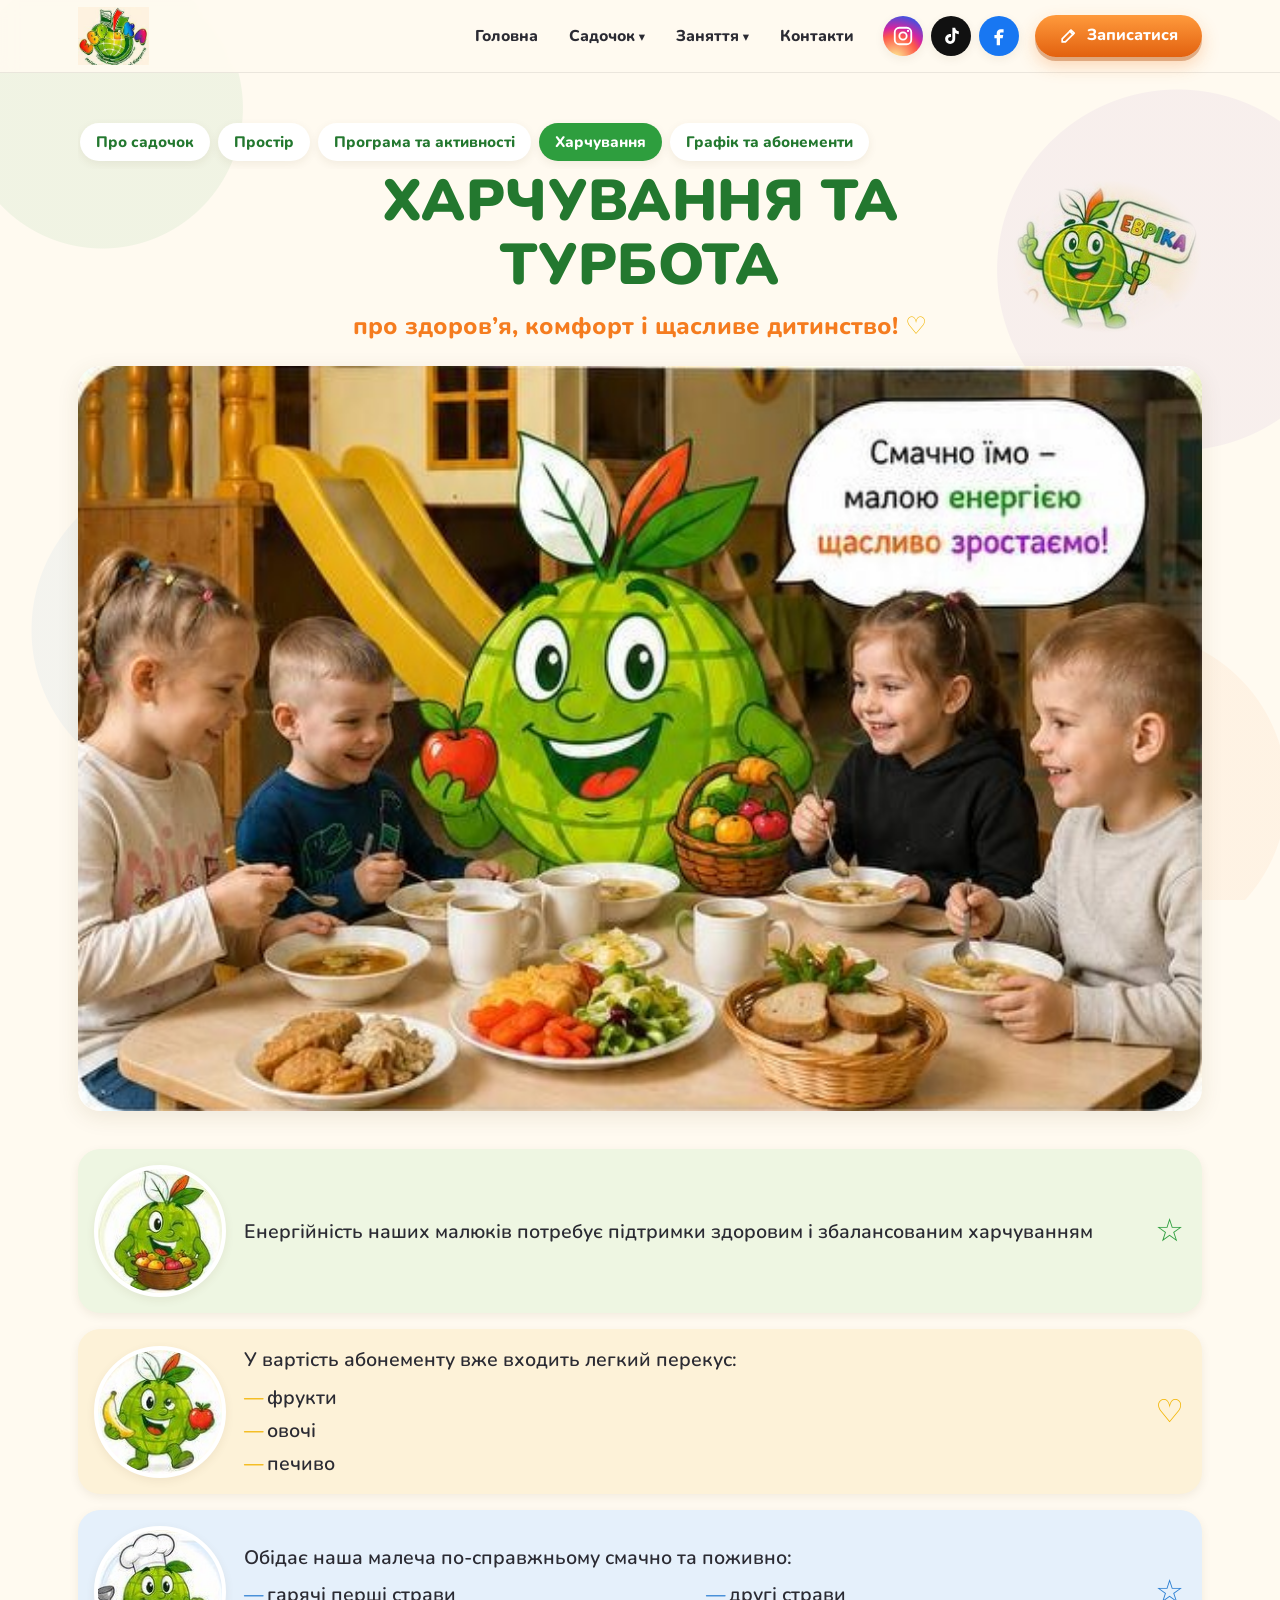
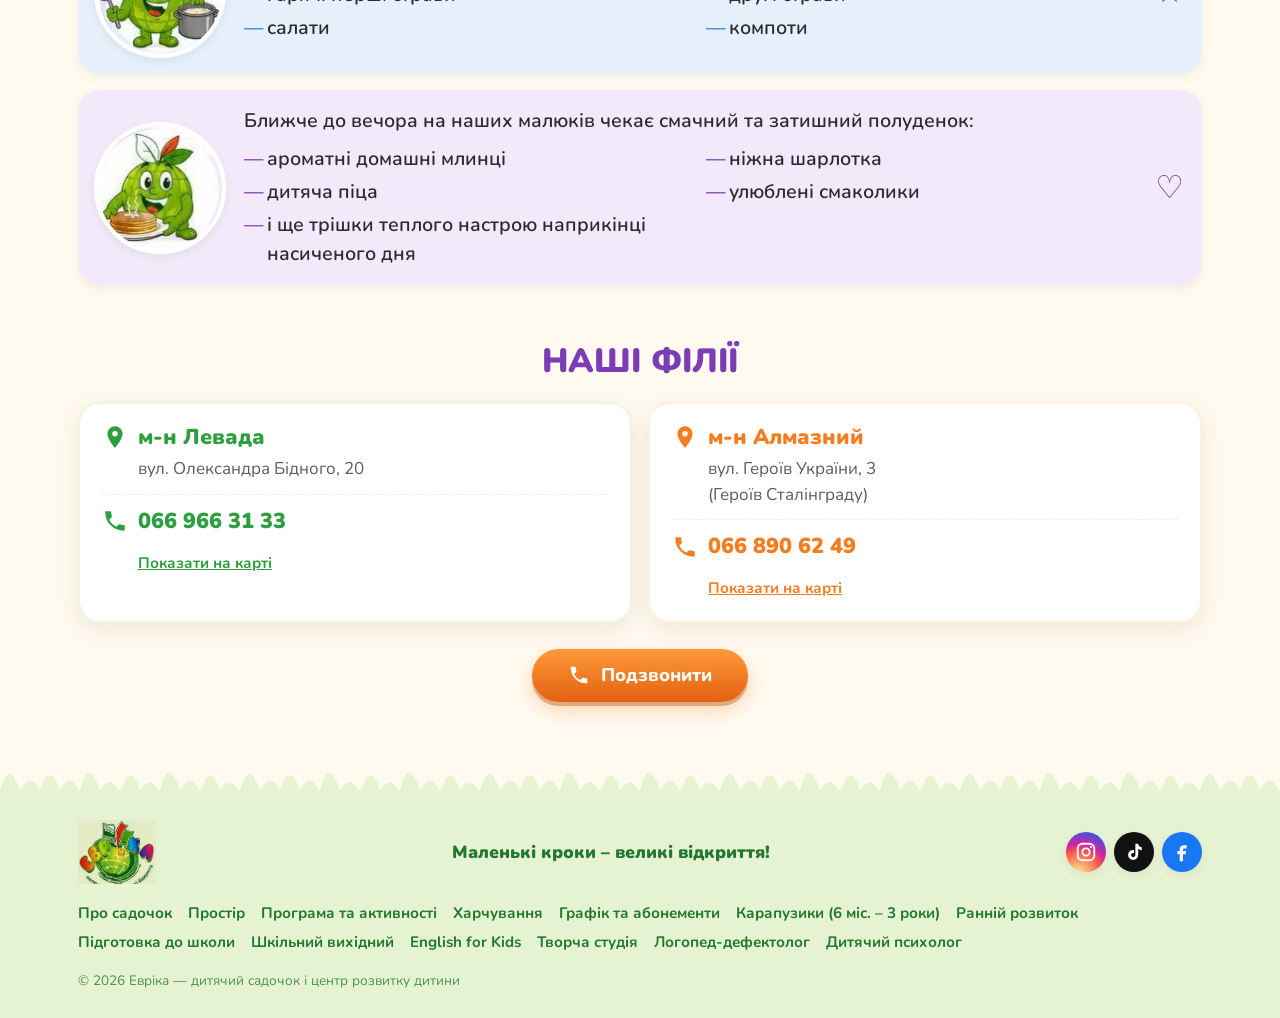
<file: harchuvannia.html>
<!doctype html>
<html lang="uk">
<head>
<meta charset="utf-8">
<meta name="viewport" content="width=device-width, initial-scale=1">
<title>Харчування та турбота — Евріка</title>
<meta name="description" content="Здорове й збалансоване харчування: перекус, гарячий обід і затишний полуденок уже входять у вартість абонементу.">
<meta name="theme-color" content="#2e9e3e">
<link rel="icon" href="img/evrik-sign.jpg">
<link rel="preconnect" href="https://fonts.googleapis.com">
<link rel="preconnect" href="https://fonts.gstatic.com" crossorigin>
<link href="https://fonts.googleapis.com/css2?family=Nunito:wght@500;600;700;800;900&display=swap&subset=cyrillic" rel="stylesheet">
<link rel="stylesheet" href="css/style.css">
</head>
<body>
<header class="site-header"><div class="wrap header-row"><a class="brand" href="index.html" aria-label="Евріка — на головну"><img src="img/logo.jpg" alt="Евріка — маленькі кроки, великі відкриття" width="195" height="160"></a><nav class="main-nav" id="main-nav" aria-label="Головне меню"><ul><li><a href="index.html">Головна</a></li><li class="has-sub is-active"><button type="button" aria-expanded="false">Садочок</button><ul class="sub"><li><a href="sadochok.html">Про садочок</a></li><li><a href="prostir.html">Простір</a></li><li><a href="programa.html">Програма та активності</a></li><li><a href="harchuvannia.html" aria-current="page">Харчування</a></li><li><a href="grafik.html">Графік та абонементи</a></li></ul></li><li class="has-sub"><button type="button" aria-expanded="false">Заняття</button><ul class="sub"><li><a href="karapuzyky.html">Карапузики (6 міс. – 3 роки)</a></li><li><a href="rannii-rozvytok.html">Ранній розвиток</a></li><li><a href="pidgotovka.html">Підготовка до школи</a></li><li><a href="shkilnyi-vykhidnyi.html">Шкільний вихідний</a></li><li><a href="english.html">English for Kids</a></li><li><a href="tvorchist.html">Творча студія</a></li><li><a href="logoped.html">Логопед-дефектолог</a></li><li><a href="psyholog.html">Дитячий психолог</a></li></ul></li><li><a href="#contacts">Контакти</a></li></ul><div class="socials"><a class="social social--ig" href="https://www.instagram.com/evrikapoltava/" target="_blank" rel="noopener" aria-label="Instagram" title="Instagram"><svg viewBox="0 0 24 24" fill="none" stroke="currentColor" stroke-width="2" aria-hidden="true"><rect x="3" y="3" width="18" height="18" rx="5"/><circle cx="12" cy="12" r="4"/><circle cx="17.5" cy="6.5" r="1.2" fill="currentColor" stroke="none"/></svg></a><a class="social social--tt" href="https://www.tiktok.com/@evrikapoltava13" target="_blank" rel="noopener" aria-label="TikTok" title="TikTok"><svg viewBox="0 0 24 24" fill="currentColor" aria-hidden="true"><path d="M16.6 3c.3 2.2 1.7 3.7 3.9 3.9v3.1a7.4 7.4 0 0 1-3.9-1.2v6.2c0 3.3-2.6 5.6-5.6 5.6a5.4 5.4 0 0 1-5.4-5.4c0-3.3 2.9-5.8 6.4-5.3v3.2c-1.6-.4-3.2.6-3.2 2.2a2.3 2.3 0 0 0 2.3 2.3c1.4 0 2.4-1 2.4-2.6V3h3.1Z"/></svg></a><a class="social social--fb" href="https://www.facebook.com/share/18oJuYd9eh/" target="_blank" rel="noopener" aria-label="Facebook" title="Facebook"><svg viewBox="0 0 24 24" fill="currentColor" aria-hidden="true"><path d="M14 8.1h3V4.5h-3c-2.8 0-4.5 1.8-4.5 4.6V11H7v3.5h2.5V22h3.6v-7.5H16l.6-3.5h-3.5V9.3c0-.8.4-1.2.9-1.2Z"/></svg></a></div></nav><div class="socials"><a class="social social--ig" href="https://www.instagram.com/evrikapoltava/" target="_blank" rel="noopener" aria-label="Instagram" title="Instagram"><svg viewBox="0 0 24 24" fill="none" stroke="currentColor" stroke-width="2" aria-hidden="true"><rect x="3" y="3" width="18" height="18" rx="5"/><circle cx="12" cy="12" r="4"/><circle cx="17.5" cy="6.5" r="1.2" fill="currentColor" stroke="none"/></svg></a><a class="social social--tt" href="https://www.tiktok.com/@evrikapoltava13" target="_blank" rel="noopener" aria-label="TikTok" title="TikTok"><svg viewBox="0 0 24 24" fill="currentColor" aria-hidden="true"><path d="M16.6 3c.3 2.2 1.7 3.7 3.9 3.9v3.1a7.4 7.4 0 0 1-3.9-1.2v6.2c0 3.3-2.6 5.6-5.6 5.6a5.4 5.4 0 0 1-5.4-5.4c0-3.3 2.9-5.8 6.4-5.3v3.2c-1.6-.4-3.2.6-3.2 2.2a2.3 2.3 0 0 0 2.3 2.3c1.4 0 2.4-1 2.4-2.6V3h3.1Z"/></svg></a><a class="social social--fb" href="https://www.facebook.com/share/18oJuYd9eh/" target="_blank" rel="noopener" aria-label="Facebook" title="Facebook"><svg viewBox="0 0 24 24" fill="currentColor" aria-hidden="true"><path d="M14 8.1h3V4.5h-3c-2.8 0-4.5 1.8-4.5 4.6V11H7v3.5h2.5V22h3.6v-7.5H16l.6-3.5h-3.5V9.3c0-.8.4-1.2.9-1.2Z"/></svg></a></div><div class="header-cta"><details class="call-menu call-menu--down"><summary class="btn" data-short="Запис"><svg viewBox="0 0 24 24" fill="none" stroke="currentColor" stroke-width="2.2" stroke-linecap="round" stroke-linejoin="round" aria-hidden="true"><path d="M4 20h4L19 9l-4-4L4 16v4Z"/><path d="m13.5 6.5 4 4"/></svg><span>Записатися</span></summary><div class="call-menu__pop"><p class="call-menu__hint">Оберіть філію:</p><a href="tel:+380669663133"><small>м-н Левада</small><b>066 966 31 33</b></a><a href="tel:+380668906249"><small>м-н Алмазний</small><b>066 890 62 49</b></a></div></details></div><button class="nav-toggle" type="button" aria-controls="main-nav" aria-expanded="false" aria-label="Меню"><svg viewBox="0 0 24 24" fill="none" stroke="currentColor" stroke-width="2.5" stroke-linecap="round" aria-hidden="true"><path d="M4 7h16M4 12h16M4 17h16"/></svg></button></div></header>
<main>
<section class="hero hero--mascot"><div class="wrap"><nav class="subnav" aria-label="Розділи садочка"><ul><li><a href="sadochok.html">Про садочок</a></li><li><a href="prostir.html">Простір</a></li><li><a href="programa.html">Програма та активності</a></li><li><a href="harchuvannia.html" aria-current="page">Харчування</a></li><li><a href="grafik.html">Графік та абонементи</a></li></ul></nav><div class="hero__head"><div class="hero__title"><h1>Харчування та турбота</h1><p class="hero__sub ">про здоров’я, комфорт і щасливе дитинство! <span class="c-yellow">♡</span></p></div><div class="hero__mascot"><img src="img/evrik-hello.jpg" alt="" width="190" height="180"></div></div><div class="hero__media"><img src="img/hero-food.jpg" alt="Діти обідають разом з Евріком" width="1180" height="720" fetchpriority="high"></div></div></section><section class="section"><div class="wrap features"><article class="feature reveal"><div class="feature__img"><img src="img/m-fd-1.jpg" alt="" loading="lazy" width="132" height="132"></div><div class="feature__body">Енергійність наших малюків потребує підтримки здоровим і збалансованим харчуванням</div></article><article class="feature reveal"><div class="feature__img"><img src="img/m-fd-2.jpg" alt="" loading="lazy" width="132" height="132"></div><div class="feature__body">У вартість абонементу вже входить легкий перекус:<ul class="dash "><li>фрукти</li><li>овочі</li><li>печиво</li></ul></div></article><article class="feature reveal"><div class="feature__img"><img src="img/m-fd-3.jpg" alt="" loading="lazy" width="132" height="132"></div><div class="feature__body">Обідає наша малеча по-справжньому смачно та поживно:<ul class="dash dash--2"><li>гарячі перші страви</li><li>другі страви</li><li>салати</li><li>компоти</li></ul></div></article><article class="feature reveal"><div class="feature__img"><img src="img/m-fd-4.jpg" alt="" loading="lazy" width="132" height="132"></div><div class="feature__body">Ближче до вечора на наших малюків чекає смачний та затишний полуденок:<ul class="dash dash--2"><li>ароматні домашні млинці</li><li>ніжна шарлотка</li><li>дитяча піца</li><li>улюблені смаколики</li><li>і ще трішки теплого настрою наприкінці насиченого дня</li></ul></div></article></div></section>
<section class="branches" id="contacts"><div class="wrap"><h2 class="section-title">Наші філії</h2><div class="branch-grid"><article class="branch reveal"><h3><svg viewBox="0 0 24 24" fill="currentColor" aria-hidden="true"><path d="M12 2a7 7 0 0 0-7 7c0 5.2 7 13 7 13s7-7.8 7-13a7 7 0 0 0-7-7Zm0 9.5A2.5 2.5 0 1 1 12 6.5a2.5 2.5 0 0 1 0 5Z"/></svg>м-н Левада</h3><address>вул. Олександра Бідного, 20</address><a class="tel" href="tel:+380669663133"><svg viewBox="0 0 24 24" fill="currentColor" aria-hidden="true"><path d="M6.6 10.8a15.1 15.1 0 0 0 6.6 6.6l2.2-2.2c.3-.3.7-.4 1-.2 1.1.4 2.3.6 3.6.6.6 0 1 .4 1 1V20c0 .6-.4 1-1 1A17 17 0 0 1 3 4c0-.6.4-1 1-1h3.5c.6 0 1 .4 1 1 0 1.2.2 2.4.6 3.6.1.3 0 .7-.2 1l-2.3 2.2Z"/></svg><span>066 966 31 33</span></a><a class="map" href="https://www.google.com/maps/search/?api=1&query=%D0%B2%D1%83%D0%BB.%20%D0%9E%D0%BB%D0%B5%D0%BA%D1%81%D0%B0%D0%BD%D0%B4%D1%80%D0%B0%20%D0%91%D1%96%D0%B4%D0%BD%D0%BE%D0%B3%D0%BE%2C%2020%2C%20%D0%9F%D0%BE%D0%BB%D1%82%D0%B0%D0%B2%D0%B0" target="_blank" rel="noopener">Показати на карті</a></article><article class="branch branch--alt reveal"><h3><svg viewBox="0 0 24 24" fill="currentColor" aria-hidden="true"><path d="M12 2a7 7 0 0 0-7 7c0 5.2 7 13 7 13s7-7.8 7-13a7 7 0 0 0-7-7Zm0 9.5A2.5 2.5 0 1 1 12 6.5a2.5 2.5 0 0 1 0 5Z"/></svg>м-н Алмазний</h3><address>вул. Героїв України, 3<br>(Героїв Сталінграду)</address><a class="tel" href="tel:+380668906249"><svg viewBox="0 0 24 24" fill="currentColor" aria-hidden="true"><path d="M6.6 10.8a15.1 15.1 0 0 0 6.6 6.6l2.2-2.2c.3-.3.7-.4 1-.2 1.1.4 2.3.6 3.6.6.6 0 1 .4 1 1V20c0 .6-.4 1-1 1A17 17 0 0 1 3 4c0-.6.4-1 1-1h3.5c.6 0 1 .4 1 1 0 1.2.2 2.4.6 3.6.1.3 0 .7-.2 1l-2.3 2.2Z"/></svg><span>066 890 62 49</span></a><a class="map" href="https://www.google.com/maps/search/?api=1&query=%D0%B2%D1%83%D0%BB.%20%D0%93%D0%B5%D1%80%D0%BE%D1%97%D0%B2%20%D0%A3%D0%BA%D1%80%D0%B0%D1%97%D0%BD%D0%B8%2C%203%2C%20%D0%9F%D0%BE%D0%BB%D1%82%D0%B0%D0%B2%D0%B0" target="_blank" rel="noopener">Показати на карті</a></article></div><div class="footer-cta"><details class="call-menu"><summary class="btn btn--lg"><svg viewBox="0 0 24 24" fill="currentColor" aria-hidden="true"><path d="M6.6 10.8a15.1 15.1 0 0 0 6.6 6.6l2.2-2.2c.3-.3.7-.4 1-.2 1.1.4 2.3.6 3.6.6.6 0 1 .4 1 1V20c0 .6-.4 1-1 1A17 17 0 0 1 3 4c0-.6.4-1 1-1h3.5c.6 0 1 .4 1 1 0 1.2.2 2.4.6 3.6.1.3 0 .7-.2 1l-2.3 2.2Z"/></svg><span>Подзвонити</span></summary><div class="call-menu__pop"><p class="call-menu__hint">Оберіть філію:</p><a href="tel:+380669663133"><small>м-н Левада</small><b>066 966 31 33</b></a><a href="tel:+380668906249"><small>м-н Алмазний</small><b>066 890 62 49</b></a></div></details></div></div></section>
</main>
<footer class="site-footer"><div class="wrap"><div class="footer-row"><a class="brand" href="index.html"><img src="img/logo.jpg" alt="Евріка" width="195" height="160"></a><p class="footer-motto">Маленькі кроки – великі відкриття!</p><div class="socials"><a class="social social--ig" href="https://www.instagram.com/evrikapoltava/" target="_blank" rel="noopener" aria-label="Instagram" title="Instagram"><svg viewBox="0 0 24 24" fill="none" stroke="currentColor" stroke-width="2" aria-hidden="true"><rect x="3" y="3" width="18" height="18" rx="5"/><circle cx="12" cy="12" r="4"/><circle cx="17.5" cy="6.5" r="1.2" fill="currentColor" stroke="none"/></svg></a><a class="social social--tt" href="https://www.tiktok.com/@evrikapoltava13" target="_blank" rel="noopener" aria-label="TikTok" title="TikTok"><svg viewBox="0 0 24 24" fill="currentColor" aria-hidden="true"><path d="M16.6 3c.3 2.2 1.7 3.7 3.9 3.9v3.1a7.4 7.4 0 0 1-3.9-1.2v6.2c0 3.3-2.6 5.6-5.6 5.6a5.4 5.4 0 0 1-5.4-5.4c0-3.3 2.9-5.8 6.4-5.3v3.2c-1.6-.4-3.2.6-3.2 2.2a2.3 2.3 0 0 0 2.3 2.3c1.4 0 2.4-1 2.4-2.6V3h3.1Z"/></svg></a><a class="social social--fb" href="https://www.facebook.com/share/18oJuYd9eh/" target="_blank" rel="noopener" aria-label="Facebook" title="Facebook"><svg viewBox="0 0 24 24" fill="currentColor" aria-hidden="true"><path d="M14 8.1h3V4.5h-3c-2.8 0-4.5 1.8-4.5 4.6V11H7v3.5h2.5V22h3.6v-7.5H16l.6-3.5h-3.5V9.3c0-.8.4-1.2.9-1.2Z"/></svg></a></div></div><ul class="footer-links"><li><a href="sadochok.html">Про садочок</a></li><li><a href="prostir.html">Простір</a></li><li><a href="programa.html">Програма та активності</a></li><li><a href="harchuvannia.html">Харчування</a></li><li><a href="grafik.html">Графік та абонементи</a></li><li><a href="karapuzyky.html">Карапузики (6 міс. – 3 роки)</a></li><li><a href="rannii-rozvytok.html">Ранній розвиток</a></li><li><a href="pidgotovka.html">Підготовка до школи</a></li><li><a href="shkilnyi-vykhidnyi.html">Шкільний вихідний</a></li><li><a href="english.html">English for Kids</a></li><li><a href="tvorchist.html">Творча студія</a></li><li><a href="logoped.html">Логопед-дефектолог</a></li><li><a href="psyholog.html">Дитячий психолог</a></li></ul><p class="copy">© <span id="year">2026</span> Евріка — дитячий садочок і центр розвитку дитини</p></div></footer>
<script src="js/main.js"></script>
</body>
</html>
</file>
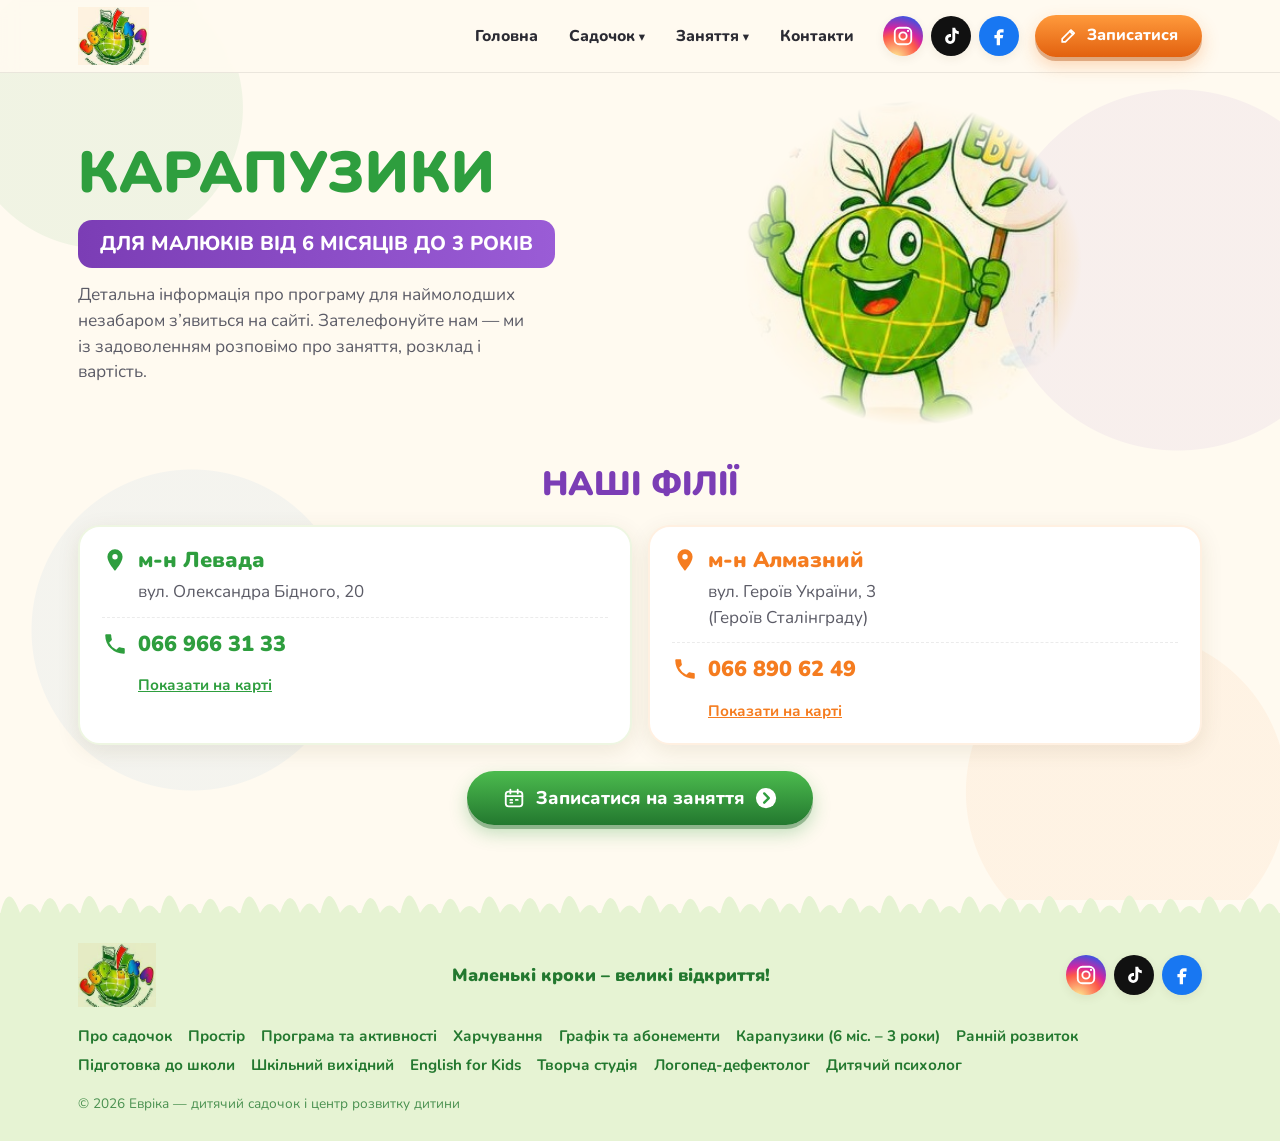
<file: karapuzyky.html>
<!doctype html>
<html lang="uk">
<head>
<meta charset="utf-8">
<meta name="viewport" content="width=device-width, initial-scale=1">
<title>Карапузики (6 міс. – 3 роки) — Евріка</title>
<meta name="description" content="Карапузики — заняття для найменших від 6 місяців до 3 років у центрі розвитку «Евріка».">
<meta name="theme-color" content="#2e9e3e">
<link rel="icon" href="img/evrik-sign.jpg">
<link rel="preconnect" href="https://fonts.googleapis.com">
<link rel="preconnect" href="https://fonts.gstatic.com" crossorigin>
<link href="https://fonts.googleapis.com/css2?family=Nunito:wght@500;600;700;800;900&display=swap&subset=cyrillic" rel="stylesheet">
<link rel="stylesheet" href="css/style.css">
</head>
<body>
<header class="site-header"><div class="wrap header-row"><a class="brand" href="index.html" aria-label="Евріка — на головну"><img src="img/logo.jpg" alt="Евріка — маленькі кроки, великі відкриття" width="195" height="160"></a><nav class="main-nav" id="main-nav" aria-label="Головне меню"><ul><li><a href="index.html">Головна</a></li><li class="has-sub"><button type="button" aria-expanded="false">Садочок</button><ul class="sub"><li><a href="sadochok.html">Про садочок</a></li><li><a href="prostir.html">Простір</a></li><li><a href="programa.html">Програма та активності</a></li><li><a href="harchuvannia.html">Харчування</a></li><li><a href="grafik.html">Графік та абонементи</a></li></ul></li><li class="has-sub is-active"><button type="button" aria-expanded="false">Заняття</button><ul class="sub"><li><a href="karapuzyky.html" aria-current="page">Карапузики (6 міс. – 3 роки)</a></li><li><a href="rannii-rozvytok.html">Ранній розвиток</a></li><li><a href="pidgotovka.html">Підготовка до школи</a></li><li><a href="shkilnyi-vykhidnyi.html">Шкільний вихідний</a></li><li><a href="english.html">English for Kids</a></li><li><a href="tvorchist.html">Творча студія</a></li><li><a href="logoped.html">Логопед-дефектолог</a></li><li><a href="psyholog.html">Дитячий психолог</a></li></ul></li><li><a href="#contacts">Контакти</a></li></ul><div class="socials"><a class="social social--ig" href="https://www.instagram.com/evrikapoltava/" target="_blank" rel="noopener" aria-label="Instagram" title="Instagram"><svg viewBox="0 0 24 24" fill="none" stroke="currentColor" stroke-width="2" aria-hidden="true"><rect x="3" y="3" width="18" height="18" rx="5"/><circle cx="12" cy="12" r="4"/><circle cx="17.5" cy="6.5" r="1.2" fill="currentColor" stroke="none"/></svg></a><a class="social social--tt" href="https://www.tiktok.com/@evrikapoltava13" target="_blank" rel="noopener" aria-label="TikTok" title="TikTok"><svg viewBox="0 0 24 24" fill="currentColor" aria-hidden="true"><path d="M16.6 3c.3 2.2 1.7 3.7 3.9 3.9v3.1a7.4 7.4 0 0 1-3.9-1.2v6.2c0 3.3-2.6 5.6-5.6 5.6a5.4 5.4 0 0 1-5.4-5.4c0-3.3 2.9-5.8 6.4-5.3v3.2c-1.6-.4-3.2.6-3.2 2.2a2.3 2.3 0 0 0 2.3 2.3c1.4 0 2.4-1 2.4-2.6V3h3.1Z"/></svg></a><a class="social social--fb" href="https://www.facebook.com/share/18oJuYd9eh/" target="_blank" rel="noopener" aria-label="Facebook" title="Facebook"><svg viewBox="0 0 24 24" fill="currentColor" aria-hidden="true"><path d="M14 8.1h3V4.5h-3c-2.8 0-4.5 1.8-4.5 4.6V11H7v3.5h2.5V22h3.6v-7.5H16l.6-3.5h-3.5V9.3c0-.8.4-1.2.9-1.2Z"/></svg></a></div></nav><div class="socials"><a class="social social--ig" href="https://www.instagram.com/evrikapoltava/" target="_blank" rel="noopener" aria-label="Instagram" title="Instagram"><svg viewBox="0 0 24 24" fill="none" stroke="currentColor" stroke-width="2" aria-hidden="true"><rect x="3" y="3" width="18" height="18" rx="5"/><circle cx="12" cy="12" r="4"/><circle cx="17.5" cy="6.5" r="1.2" fill="currentColor" stroke="none"/></svg></a><a class="social social--tt" href="https://www.tiktok.com/@evrikapoltava13" target="_blank" rel="noopener" aria-label="TikTok" title="TikTok"><svg viewBox="0 0 24 24" fill="currentColor" aria-hidden="true"><path d="M16.6 3c.3 2.2 1.7 3.7 3.9 3.9v3.1a7.4 7.4 0 0 1-3.9-1.2v6.2c0 3.3-2.6 5.6-5.6 5.6a5.4 5.4 0 0 1-5.4-5.4c0-3.3 2.9-5.8 6.4-5.3v3.2c-1.6-.4-3.2.6-3.2 2.2a2.3 2.3 0 0 0 2.3 2.3c1.4 0 2.4-1 2.4-2.6V3h3.1Z"/></svg></a><a class="social social--fb" href="https://www.facebook.com/share/18oJuYd9eh/" target="_blank" rel="noopener" aria-label="Facebook" title="Facebook"><svg viewBox="0 0 24 24" fill="currentColor" aria-hidden="true"><path d="M14 8.1h3V4.5h-3c-2.8 0-4.5 1.8-4.5 4.6V11H7v3.5h2.5V22h3.6v-7.5H16l.6-3.5h-3.5V9.3c0-.8.4-1.2.9-1.2Z"/></svg></a></div><div class="header-cta"><details class="call-menu call-menu--down"><summary class="btn" data-short="Запис"><svg viewBox="0 0 24 24" fill="none" stroke="currentColor" stroke-width="2.2" stroke-linecap="round" stroke-linejoin="round" aria-hidden="true"><path d="M4 20h4L19 9l-4-4L4 16v4Z"/><path d="m13.5 6.5 4 4"/></svg><span>Записатися</span></summary><div class="call-menu__pop"><p class="call-menu__hint">Оберіть філію:</p><a href="tel:+380669663133"><small>м-н Левада</small><b>066 966 31 33</b></a><a href="tel:+380668906249"><small>м-н Алмазний</small><b>066 890 62 49</b></a></div></details></div><button class="nav-toggle" type="button" aria-controls="main-nav" aria-expanded="false" aria-label="Меню"><svg viewBox="0 0 24 24" fill="none" stroke="currentColor" stroke-width="2.5" stroke-linecap="round" aria-hidden="true"><path d="M4 7h16M4 12h16M4 17h16"/></svg></button></div></header>
<main>
<section class="hero hero--split"><div class="wrap hero__grid"><div class="hero__text"><h1><span class="line c-green">Карапузики</span></h1><p class="hero__tag">Для малюків від 6 місяців до 3 років</p><p class="hero__lead">Детальна інформація про програму для наймолодших незабаром з’явиться на сайті. Зателефонуйте нам — ми із задоволенням розповімо про заняття, розклад і вартість.</p></div><div class="hero__media hero__media--mascot"><img src="img/evrik.jpg" alt="Еврік" width="310" height="296"></div></div></section>
<section class="branches" id="contacts"><div class="wrap"><h2 class="section-title">Наші філії</h2><div class="branch-grid"><article class="branch reveal"><h3><svg viewBox="0 0 24 24" fill="currentColor" aria-hidden="true"><path d="M12 2a7 7 0 0 0-7 7c0 5.2 7 13 7 13s7-7.8 7-13a7 7 0 0 0-7-7Zm0 9.5A2.5 2.5 0 1 1 12 6.5a2.5 2.5 0 0 1 0 5Z"/></svg>м-н Левада</h3><address>вул. Олександра Бідного, 20</address><a class="tel" href="tel:+380669663133"><svg viewBox="0 0 24 24" fill="currentColor" aria-hidden="true"><path d="M6.6 10.8a15.1 15.1 0 0 0 6.6 6.6l2.2-2.2c.3-.3.7-.4 1-.2 1.1.4 2.3.6 3.6.6.6 0 1 .4 1 1V20c0 .6-.4 1-1 1A17 17 0 0 1 3 4c0-.6.4-1 1-1h3.5c.6 0 1 .4 1 1 0 1.2.2 2.4.6 3.6.1.3 0 .7-.2 1l-2.3 2.2Z"/></svg><span>066 966 31 33</span></a><a class="map" href="https://www.google.com/maps/search/?api=1&query=%D0%B2%D1%83%D0%BB.%20%D0%9E%D0%BB%D0%B5%D0%BA%D1%81%D0%B0%D0%BD%D0%B4%D1%80%D0%B0%20%D0%91%D1%96%D0%B4%D0%BD%D0%BE%D0%B3%D0%BE%2C%2020%2C%20%D0%9F%D0%BE%D0%BB%D1%82%D0%B0%D0%B2%D0%B0" target="_blank" rel="noopener">Показати на карті</a></article><article class="branch branch--alt reveal"><h3><svg viewBox="0 0 24 24" fill="currentColor" aria-hidden="true"><path d="M12 2a7 7 0 0 0-7 7c0 5.2 7 13 7 13s7-7.8 7-13a7 7 0 0 0-7-7Zm0 9.5A2.5 2.5 0 1 1 12 6.5a2.5 2.5 0 0 1 0 5Z"/></svg>м-н Алмазний</h3><address>вул. Героїв України, 3<br>(Героїв Сталінграду)</address><a class="tel" href="tel:+380668906249"><svg viewBox="0 0 24 24" fill="currentColor" aria-hidden="true"><path d="M6.6 10.8a15.1 15.1 0 0 0 6.6 6.6l2.2-2.2c.3-.3.7-.4 1-.2 1.1.4 2.3.6 3.6.6.6 0 1 .4 1 1V20c0 .6-.4 1-1 1A17 17 0 0 1 3 4c0-.6.4-1 1-1h3.5c.6 0 1 .4 1 1 0 1.2.2 2.4.6 3.6.1.3 0 .7-.2 1l-2.3 2.2Z"/></svg><span>066 890 62 49</span></a><a class="map" href="https://www.google.com/maps/search/?api=1&query=%D0%B2%D1%83%D0%BB.%20%D0%93%D0%B5%D1%80%D0%BE%D1%97%D0%B2%20%D0%A3%D0%BA%D1%80%D0%B0%D1%97%D0%BD%D0%B8%2C%203%2C%20%D0%9F%D0%BE%D0%BB%D1%82%D0%B0%D0%B2%D0%B0" target="_blank" rel="noopener">Показати на карті</a></article></div><div class="footer-cta"><details class="call-menu"><summary class="btn btn--green btn--lg"><svg viewBox="0 0 24 24" fill="none" stroke="currentColor" stroke-width="2" stroke-linecap="round" aria-hidden="true"><rect x="3" y="5" width="18" height="16" rx="3"/><path d="M3 10h18M8 3v4M16 3v4M8 14h2M14 14h2M8 17h2"/></svg><span>Записатися на заняття</span><svg viewBox="0 0 24 24" aria-hidden="true"><circle cx="12" cy="12" r="11" fill="#fff"/><path d="m10 7 5 5-5 5" fill="none" stroke="#2e9e3e" stroke-width="2.6" stroke-linecap="round" stroke-linejoin="round"/></svg></summary><div class="call-menu__pop"><p class="call-menu__hint">Оберіть філію:</p><a href="tel:+380669663133"><small>м-н Левада</small><b>066 966 31 33</b></a><a href="tel:+380668906249"><small>м-н Алмазний</small><b>066 890 62 49</b></a></div></details></div></div></section>
</main>
<footer class="site-footer"><div class="wrap"><div class="footer-row"><a class="brand" href="index.html"><img src="img/logo.jpg" alt="Евріка" width="195" height="160"></a><p class="footer-motto">Маленькі кроки – великі відкриття!</p><div class="socials"><a class="social social--ig" href="https://www.instagram.com/evrikapoltava/" target="_blank" rel="noopener" aria-label="Instagram" title="Instagram"><svg viewBox="0 0 24 24" fill="none" stroke="currentColor" stroke-width="2" aria-hidden="true"><rect x="3" y="3" width="18" height="18" rx="5"/><circle cx="12" cy="12" r="4"/><circle cx="17.5" cy="6.5" r="1.2" fill="currentColor" stroke="none"/></svg></a><a class="social social--tt" href="https://www.tiktok.com/@evrikapoltava13" target="_blank" rel="noopener" aria-label="TikTok" title="TikTok"><svg viewBox="0 0 24 24" fill="currentColor" aria-hidden="true"><path d="M16.6 3c.3 2.2 1.7 3.7 3.9 3.9v3.1a7.4 7.4 0 0 1-3.9-1.2v6.2c0 3.3-2.6 5.6-5.6 5.6a5.4 5.4 0 0 1-5.4-5.4c0-3.3 2.9-5.8 6.4-5.3v3.2c-1.6-.4-3.2.6-3.2 2.2a2.3 2.3 0 0 0 2.3 2.3c1.4 0 2.4-1 2.4-2.6V3h3.1Z"/></svg></a><a class="social social--fb" href="https://www.facebook.com/share/18oJuYd9eh/" target="_blank" rel="noopener" aria-label="Facebook" title="Facebook"><svg viewBox="0 0 24 24" fill="currentColor" aria-hidden="true"><path d="M14 8.1h3V4.5h-3c-2.8 0-4.5 1.8-4.5 4.6V11H7v3.5h2.5V22h3.6v-7.5H16l.6-3.5h-3.5V9.3c0-.8.4-1.2.9-1.2Z"/></svg></a></div></div><ul class="footer-links"><li><a href="sadochok.html">Про садочок</a></li><li><a href="prostir.html">Простір</a></li><li><a href="programa.html">Програма та активності</a></li><li><a href="harchuvannia.html">Харчування</a></li><li><a href="grafik.html">Графік та абонементи</a></li><li><a href="karapuzyky.html">Карапузики (6 міс. – 3 роки)</a></li><li><a href="rannii-rozvytok.html">Ранній розвиток</a></li><li><a href="pidgotovka.html">Підготовка до школи</a></li><li><a href="shkilnyi-vykhidnyi.html">Шкільний вихідний</a></li><li><a href="english.html">English for Kids</a></li><li><a href="tvorchist.html">Творча студія</a></li><li><a href="logoped.html">Логопед-дефектолог</a></li><li><a href="psyholog.html">Дитячий психолог</a></li></ul><p class="copy">© <span id="year">2026</span> Евріка — дитячий садочок і центр розвитку дитини</p></div></footer>
<script src="js/main.js"></script>
</body>
</html>
</file>
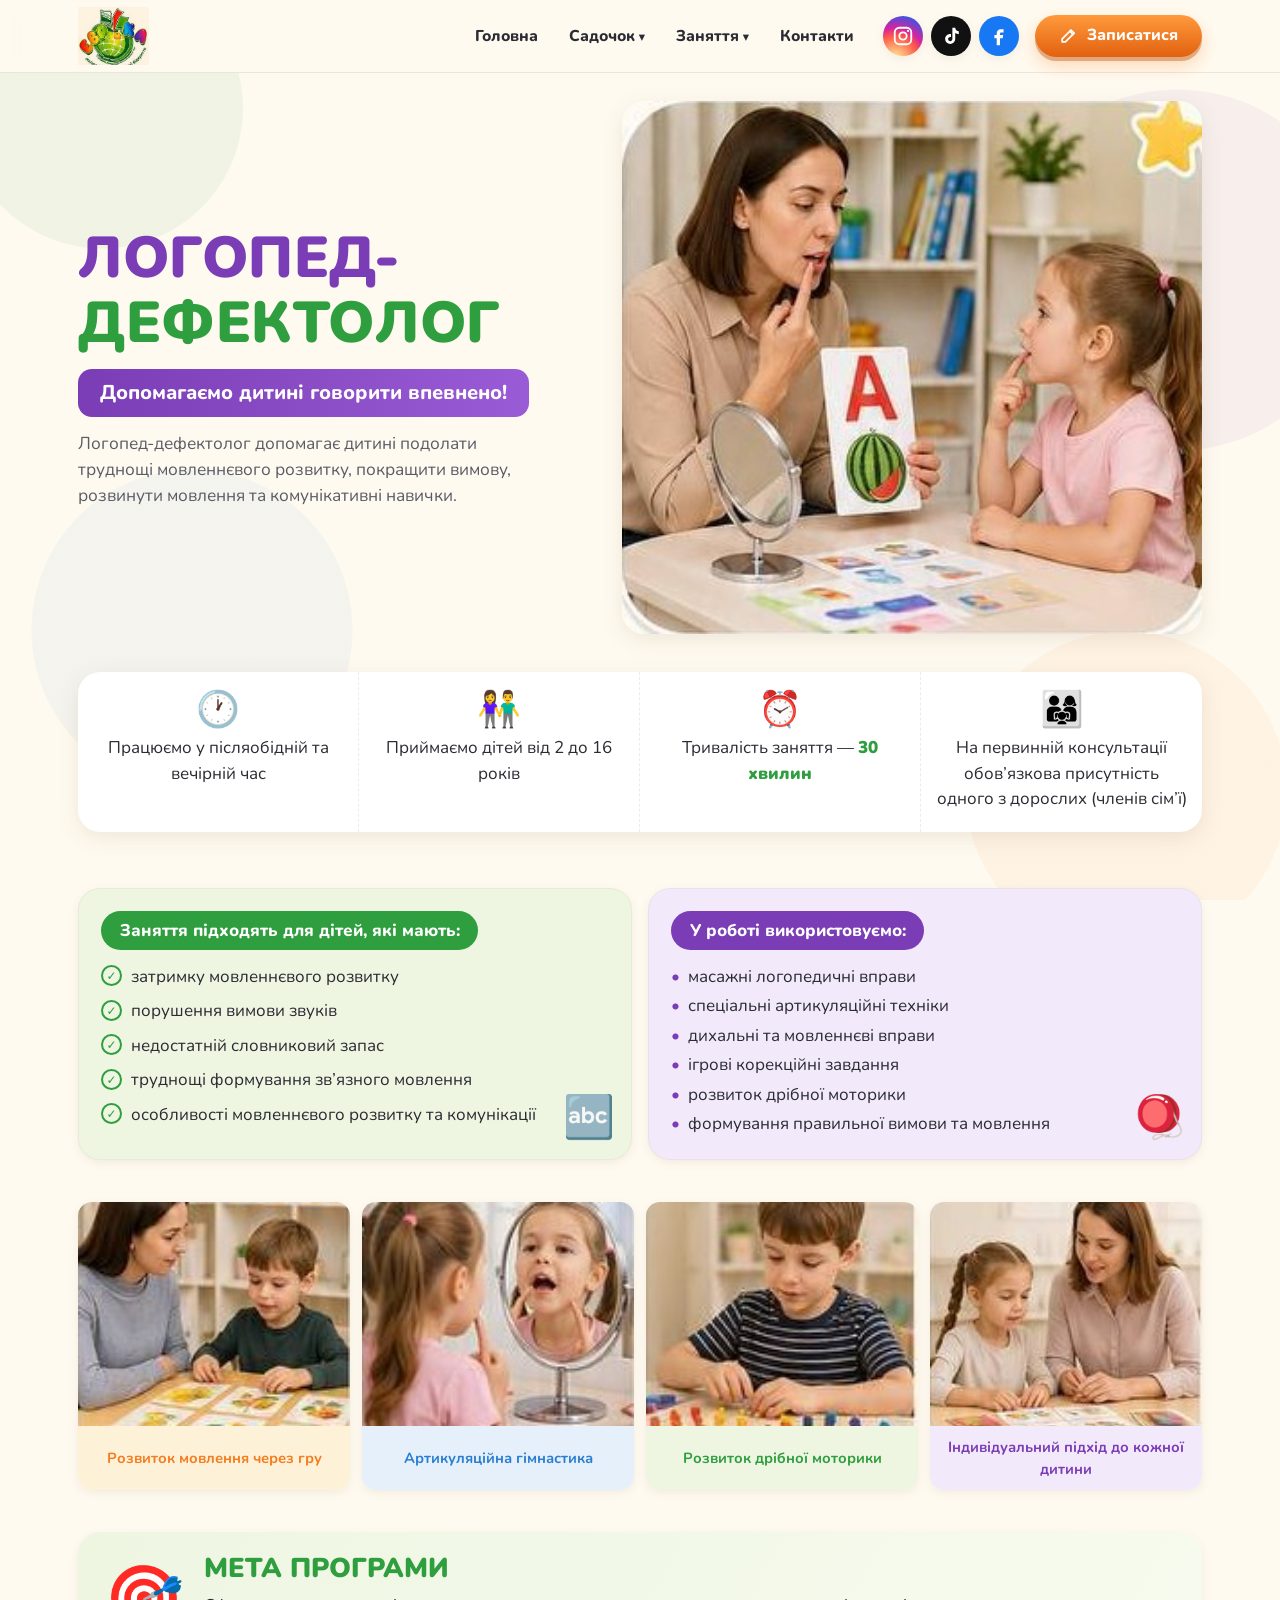
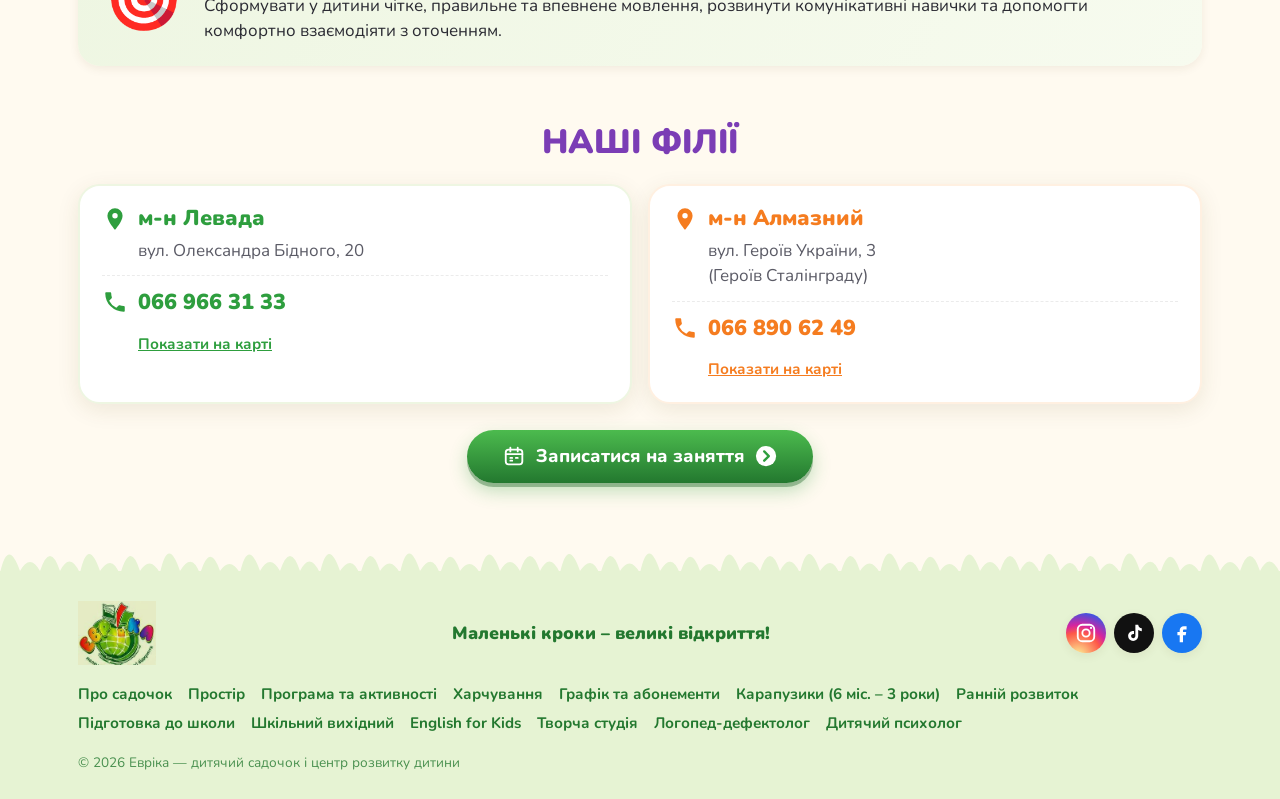
<file: logoped.html>
<!doctype html>
<html lang="uk">
<head>
<meta charset="utf-8">
<meta name="viewport" content="width=device-width, initial-scale=1">
<title>Логопед-дефектолог — Евріка</title>
<meta name="description" content="Логопед-дефектолог для дітей від 2 до 16 років: вимова, мовлення, комунікативні навички. Заняття 30 хвилин.">
<meta name="theme-color" content="#2e9e3e">
<link rel="icon" href="img/evrik-sign.jpg">
<link rel="preconnect" href="https://fonts.googleapis.com">
<link rel="preconnect" href="https://fonts.gstatic.com" crossorigin>
<link href="https://fonts.googleapis.com/css2?family=Nunito:wght@500;600;700;800;900&display=swap&subset=cyrillic" rel="stylesheet">
<link rel="stylesheet" href="css/style.css">
</head>
<body>
<header class="site-header"><div class="wrap header-row"><a class="brand" href="index.html" aria-label="Евріка — на головну"><img src="img/logo.jpg" alt="Евріка — маленькі кроки, великі відкриття" width="195" height="160"></a><nav class="main-nav" id="main-nav" aria-label="Головне меню"><ul><li><a href="index.html">Головна</a></li><li class="has-sub"><button type="button" aria-expanded="false">Садочок</button><ul class="sub"><li><a href="sadochok.html">Про садочок</a></li><li><a href="prostir.html">Простір</a></li><li><a href="programa.html">Програма та активності</a></li><li><a href="harchuvannia.html">Харчування</a></li><li><a href="grafik.html">Графік та абонементи</a></li></ul></li><li class="has-sub is-active"><button type="button" aria-expanded="false">Заняття</button><ul class="sub"><li><a href="karapuzyky.html">Карапузики (6 міс. – 3 роки)</a></li><li><a href="rannii-rozvytok.html">Ранній розвиток</a></li><li><a href="pidgotovka.html">Підготовка до школи</a></li><li><a href="shkilnyi-vykhidnyi.html">Шкільний вихідний</a></li><li><a href="english.html">English for Kids</a></li><li><a href="tvorchist.html">Творча студія</a></li><li><a href="logoped.html" aria-current="page">Логопед-дефектолог</a></li><li><a href="psyholog.html">Дитячий психолог</a></li></ul></li><li><a href="#contacts">Контакти</a></li></ul><div class="socials"><a class="social social--ig" href="https://www.instagram.com/evrikapoltava/" target="_blank" rel="noopener" aria-label="Instagram" title="Instagram"><svg viewBox="0 0 24 24" fill="none" stroke="currentColor" stroke-width="2" aria-hidden="true"><rect x="3" y="3" width="18" height="18" rx="5"/><circle cx="12" cy="12" r="4"/><circle cx="17.5" cy="6.5" r="1.2" fill="currentColor" stroke="none"/></svg></a><a class="social social--tt" href="https://www.tiktok.com/@evrikapoltava13" target="_blank" rel="noopener" aria-label="TikTok" title="TikTok"><svg viewBox="0 0 24 24" fill="currentColor" aria-hidden="true"><path d="M16.6 3c.3 2.2 1.7 3.7 3.9 3.9v3.1a7.4 7.4 0 0 1-3.9-1.2v6.2c0 3.3-2.6 5.6-5.6 5.6a5.4 5.4 0 0 1-5.4-5.4c0-3.3 2.9-5.8 6.4-5.3v3.2c-1.6-.4-3.2.6-3.2 2.2a2.3 2.3 0 0 0 2.3 2.3c1.4 0 2.4-1 2.4-2.6V3h3.1Z"/></svg></a><a class="social social--fb" href="https://www.facebook.com/share/18oJuYd9eh/" target="_blank" rel="noopener" aria-label="Facebook" title="Facebook"><svg viewBox="0 0 24 24" fill="currentColor" aria-hidden="true"><path d="M14 8.1h3V4.5h-3c-2.8 0-4.5 1.8-4.5 4.6V11H7v3.5h2.5V22h3.6v-7.5H16l.6-3.5h-3.5V9.3c0-.8.4-1.2.9-1.2Z"/></svg></a></div></nav><div class="socials"><a class="social social--ig" href="https://www.instagram.com/evrikapoltava/" target="_blank" rel="noopener" aria-label="Instagram" title="Instagram"><svg viewBox="0 0 24 24" fill="none" stroke="currentColor" stroke-width="2" aria-hidden="true"><rect x="3" y="3" width="18" height="18" rx="5"/><circle cx="12" cy="12" r="4"/><circle cx="17.5" cy="6.5" r="1.2" fill="currentColor" stroke="none"/></svg></a><a class="social social--tt" href="https://www.tiktok.com/@evrikapoltava13" target="_blank" rel="noopener" aria-label="TikTok" title="TikTok"><svg viewBox="0 0 24 24" fill="currentColor" aria-hidden="true"><path d="M16.6 3c.3 2.2 1.7 3.7 3.9 3.9v3.1a7.4 7.4 0 0 1-3.9-1.2v6.2c0 3.3-2.6 5.6-5.6 5.6a5.4 5.4 0 0 1-5.4-5.4c0-3.3 2.9-5.8 6.4-5.3v3.2c-1.6-.4-3.2.6-3.2 2.2a2.3 2.3 0 0 0 2.3 2.3c1.4 0 2.4-1 2.4-2.6V3h3.1Z"/></svg></a><a class="social social--fb" href="https://www.facebook.com/share/18oJuYd9eh/" target="_blank" rel="noopener" aria-label="Facebook" title="Facebook"><svg viewBox="0 0 24 24" fill="currentColor" aria-hidden="true"><path d="M14 8.1h3V4.5h-3c-2.8 0-4.5 1.8-4.5 4.6V11H7v3.5h2.5V22h3.6v-7.5H16l.6-3.5h-3.5V9.3c0-.8.4-1.2.9-1.2Z"/></svg></a></div><div class="header-cta"><details class="call-menu call-menu--down"><summary class="btn" data-short="Запис"><svg viewBox="0 0 24 24" fill="none" stroke="currentColor" stroke-width="2.2" stroke-linecap="round" stroke-linejoin="round" aria-hidden="true"><path d="M4 20h4L19 9l-4-4L4 16v4Z"/><path d="m13.5 6.5 4 4"/></svg><span>Записатися</span></summary><div class="call-menu__pop"><p class="call-menu__hint">Оберіть філію:</p><a href="tel:+380669663133"><small>м-н Левада</small><b>066 966 31 33</b></a><a href="tel:+380668906249"><small>м-н Алмазний</small><b>066 890 62 49</b></a></div></details></div><button class="nav-toggle" type="button" aria-controls="main-nav" aria-expanded="false" aria-label="Меню"><svg viewBox="0 0 24 24" fill="none" stroke="currentColor" stroke-width="2.5" stroke-linecap="round" aria-hidden="true"><path d="M4 7h16M4 12h16M4 17h16"/></svg></button></div></header>
<main>
<section class="hero hero--split"><div class="wrap hero__grid"><div class="hero__text"><h1><span class="line c-purple">Логопед-</span><span class="line c-green">дефектолог</span></h1><p class="hero__tag hero__tag--plain">Допомагаємо дитині говорити впевнено!</p><p class="hero__lead">Логопед-дефектолог допомагає дитині подолати труднощі мовленнєвого розвитку, покращити вимову, розвинути мовлення та комунікативні навички.</p></div><div class="hero__media"><img src="img/hero-logo.jpg" alt="Логопед працює з дитиною" width="680" height="520" fetchpriority="high"></div></div></section><section class="section "><div class="wrap"><div class="stats stats--4 reveal"><div class="stat"><div class="stat__icon" aria-hidden="true">🕐</div>Працюємо у післяобідній та вечірній час</div><div class="stat"><div class="stat__icon" aria-hidden="true">👫</div>Приймаємо дітей від 2 до 16 років</div><div class="stat"><div class="stat__icon" aria-hidden="true">⏰</div>Тривалість заняття — <span class="hl">30 хвилин</span></div><div class="stat"><div class="stat__icon" aria-hidden="true">👨‍👩‍👧</div>На первинній консультації обов’язкова присутність одного з дорослих (членів сім’ї)</div></div></div></section><section class="section "><div class="wrap"><div class="cards cards--2"><div class="card t-green reveal"><span class="pill-title">Заняття підходять для дітей, які мають:</span><ul class="check-list"><li>затримку мовленнєвого розвитку</li><li>порушення вимови звуків</li><li>недостатній словниковий запас</li><li>труднощі формування зв’язного мовлення</li><li>особливості мовленнєвого розвитку та комунікації</li></ul><div class="card__deco" aria-hidden="true">🔤</div></div><div class="card t-purple reveal"><span class="pill-title">У роботі використовуємо:</span><ul class="dots dots--col"><li>масажні логопедичні вправи</li><li>спеціальні артикуляційні техніки</li><li>дихальні та мовленнєві вправи</li><li>ігрові корекційні завдання</li><li>розвиток дрібної моторики</li><li>формування правильної вимови та мовлення</li></ul><div class="card__deco" aria-hidden="true">🪀</div></div></div></div></section><section class="section section--tight"><div class="wrap"><div class="gallery gallery--4 reveal"><figure class="t-yellow"><img src="img/logo-1.jpg" alt="Розвиток мовлення через гру" loading="lazy" width="300" height="250"><figcaption>Розвиток мовлення через гру</figcaption></figure><figure class="t-blue"><img src="img/logo-2.jpg" alt="Артикуляційна гімнастика" loading="lazy" width="300" height="250"><figcaption>Артикуляційна гімнастика</figcaption></figure><figure class="t-green"><img src="img/logo-3.jpg" alt="Розвиток дрібної моторики" loading="lazy" width="300" height="250"><figcaption>Розвиток дрібної моторики</figcaption></figure><figure class="t-purple"><img src="img/logo-4.jpg" alt="Індивідуальний підхід до кожної дитини" loading="lazy" width="300" height="250"><figcaption>Індивідуальний підхід до кожної дитини</figcaption></figure></div></div></section><section class="section "><div class="wrap"><div class="goal reveal"><div class="goal__icon" aria-hidden="true">🎯</div><div><h2>Мета програми</h2><p>Сформувати у дитини чітке, правильне та впевнене мовлення, розвинути комунікативні навички та допомогти комфортно взаємодіяти з оточенням.</p></div></div></div></section>
<section class="branches" id="contacts"><div class="wrap"><h2 class="section-title">Наші філії</h2><div class="branch-grid"><article class="branch reveal"><h3><svg viewBox="0 0 24 24" fill="currentColor" aria-hidden="true"><path d="M12 2a7 7 0 0 0-7 7c0 5.2 7 13 7 13s7-7.8 7-13a7 7 0 0 0-7-7Zm0 9.5A2.5 2.5 0 1 1 12 6.5a2.5 2.5 0 0 1 0 5Z"/></svg>м-н Левада</h3><address>вул. Олександра Бідного, 20</address><a class="tel" href="tel:+380669663133"><svg viewBox="0 0 24 24" fill="currentColor" aria-hidden="true"><path d="M6.6 10.8a15.1 15.1 0 0 0 6.6 6.6l2.2-2.2c.3-.3.7-.4 1-.2 1.1.4 2.3.6 3.6.6.6 0 1 .4 1 1V20c0 .6-.4 1-1 1A17 17 0 0 1 3 4c0-.6.4-1 1-1h3.5c.6 0 1 .4 1 1 0 1.2.2 2.4.6 3.6.1.3 0 .7-.2 1l-2.3 2.2Z"/></svg><span>066 966 31 33</span></a><a class="map" href="https://www.google.com/maps/search/?api=1&query=%D0%B2%D1%83%D0%BB.%20%D0%9E%D0%BB%D0%B5%D0%BA%D1%81%D0%B0%D0%BD%D0%B4%D1%80%D0%B0%20%D0%91%D1%96%D0%B4%D0%BD%D0%BE%D0%B3%D0%BE%2C%2020%2C%20%D0%9F%D0%BE%D0%BB%D1%82%D0%B0%D0%B2%D0%B0" target="_blank" rel="noopener">Показати на карті</a></article><article class="branch branch--alt reveal"><h3><svg viewBox="0 0 24 24" fill="currentColor" aria-hidden="true"><path d="M12 2a7 7 0 0 0-7 7c0 5.2 7 13 7 13s7-7.8 7-13a7 7 0 0 0-7-7Zm0 9.5A2.5 2.5 0 1 1 12 6.5a2.5 2.5 0 0 1 0 5Z"/></svg>м-н Алмазний</h3><address>вул. Героїв України, 3<br>(Героїв Сталінграду)</address><a class="tel" href="tel:+380668906249"><svg viewBox="0 0 24 24" fill="currentColor" aria-hidden="true"><path d="M6.6 10.8a15.1 15.1 0 0 0 6.6 6.6l2.2-2.2c.3-.3.7-.4 1-.2 1.1.4 2.3.6 3.6.6.6 0 1 .4 1 1V20c0 .6-.4 1-1 1A17 17 0 0 1 3 4c0-.6.4-1 1-1h3.5c.6 0 1 .4 1 1 0 1.2.2 2.4.6 3.6.1.3 0 .7-.2 1l-2.3 2.2Z"/></svg><span>066 890 62 49</span></a><a class="map" href="https://www.google.com/maps/search/?api=1&query=%D0%B2%D1%83%D0%BB.%20%D0%93%D0%B5%D1%80%D0%BE%D1%97%D0%B2%20%D0%A3%D0%BA%D1%80%D0%B0%D1%97%D0%BD%D0%B8%2C%203%2C%20%D0%9F%D0%BE%D0%BB%D1%82%D0%B0%D0%B2%D0%B0" target="_blank" rel="noopener">Показати на карті</a></article></div><div class="footer-cta"><details class="call-menu"><summary class="btn btn--green btn--lg"><svg viewBox="0 0 24 24" fill="none" stroke="currentColor" stroke-width="2" stroke-linecap="round" aria-hidden="true"><rect x="3" y="5" width="18" height="16" rx="3"/><path d="M3 10h18M8 3v4M16 3v4M8 14h2M14 14h2M8 17h2"/></svg><span>Записатися на заняття</span><svg viewBox="0 0 24 24" aria-hidden="true"><circle cx="12" cy="12" r="11" fill="#fff"/><path d="m10 7 5 5-5 5" fill="none" stroke="#2e9e3e" stroke-width="2.6" stroke-linecap="round" stroke-linejoin="round"/></svg></summary><div class="call-menu__pop"><p class="call-menu__hint">Оберіть філію:</p><a href="tel:+380669663133"><small>м-н Левада</small><b>066 966 31 33</b></a><a href="tel:+380668906249"><small>м-н Алмазний</small><b>066 890 62 49</b></a></div></details></div></div></section>
</main>
<footer class="site-footer"><div class="wrap"><div class="footer-row"><a class="brand" href="index.html"><img src="img/logo.jpg" alt="Евріка" width="195" height="160"></a><p class="footer-motto">Маленькі кроки – великі відкриття!</p><div class="socials"><a class="social social--ig" href="https://www.instagram.com/evrikapoltava/" target="_blank" rel="noopener" aria-label="Instagram" title="Instagram"><svg viewBox="0 0 24 24" fill="none" stroke="currentColor" stroke-width="2" aria-hidden="true"><rect x="3" y="3" width="18" height="18" rx="5"/><circle cx="12" cy="12" r="4"/><circle cx="17.5" cy="6.5" r="1.2" fill="currentColor" stroke="none"/></svg></a><a class="social social--tt" href="https://www.tiktok.com/@evrikapoltava13" target="_blank" rel="noopener" aria-label="TikTok" title="TikTok"><svg viewBox="0 0 24 24" fill="currentColor" aria-hidden="true"><path d="M16.6 3c.3 2.2 1.7 3.7 3.9 3.9v3.1a7.4 7.4 0 0 1-3.9-1.2v6.2c0 3.3-2.6 5.6-5.6 5.6a5.4 5.4 0 0 1-5.4-5.4c0-3.3 2.9-5.8 6.4-5.3v3.2c-1.6-.4-3.2.6-3.2 2.2a2.3 2.3 0 0 0 2.3 2.3c1.4 0 2.4-1 2.4-2.6V3h3.1Z"/></svg></a><a class="social social--fb" href="https://www.facebook.com/share/18oJuYd9eh/" target="_blank" rel="noopener" aria-label="Facebook" title="Facebook"><svg viewBox="0 0 24 24" fill="currentColor" aria-hidden="true"><path d="M14 8.1h3V4.5h-3c-2.8 0-4.5 1.8-4.5 4.6V11H7v3.5h2.5V22h3.6v-7.5H16l.6-3.5h-3.5V9.3c0-.8.4-1.2.9-1.2Z"/></svg></a></div></div><ul class="footer-links"><li><a href="sadochok.html">Про садочок</a></li><li><a href="prostir.html">Простір</a></li><li><a href="programa.html">Програма та активності</a></li><li><a href="harchuvannia.html">Харчування</a></li><li><a href="grafik.html">Графік та абонементи</a></li><li><a href="karapuzyky.html">Карапузики (6 міс. – 3 роки)</a></li><li><a href="rannii-rozvytok.html">Ранній розвиток</a></li><li><a href="pidgotovka.html">Підготовка до школи</a></li><li><a href="shkilnyi-vykhidnyi.html">Шкільний вихідний</a></li><li><a href="english.html">English for Kids</a></li><li><a href="tvorchist.html">Творча студія</a></li><li><a href="logoped.html">Логопед-дефектолог</a></li><li><a href="psyholog.html">Дитячий психолог</a></li></ul><p class="copy">© <span id="year">2026</span> Евріка — дитячий садочок і центр розвитку дитини</p></div></footer>
<script src="js/main.js"></script>
</body>
</html>
</file>
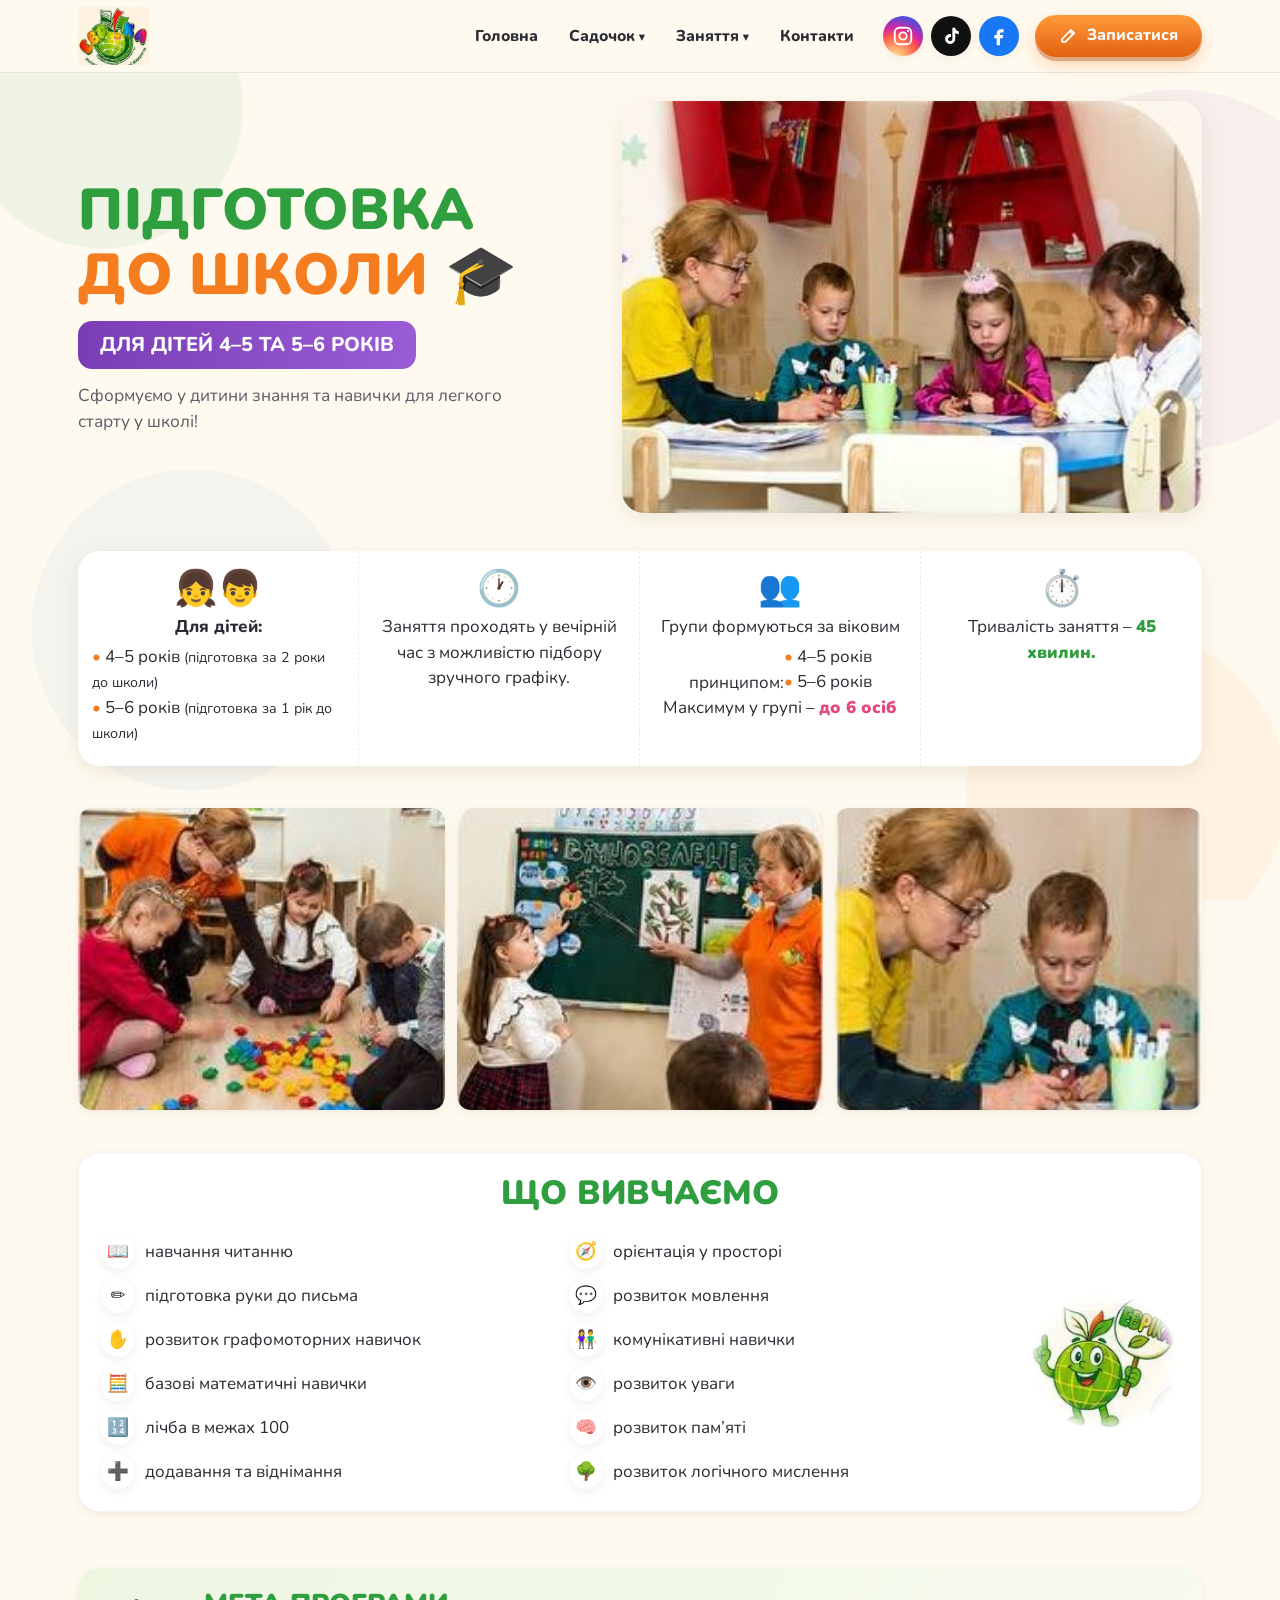
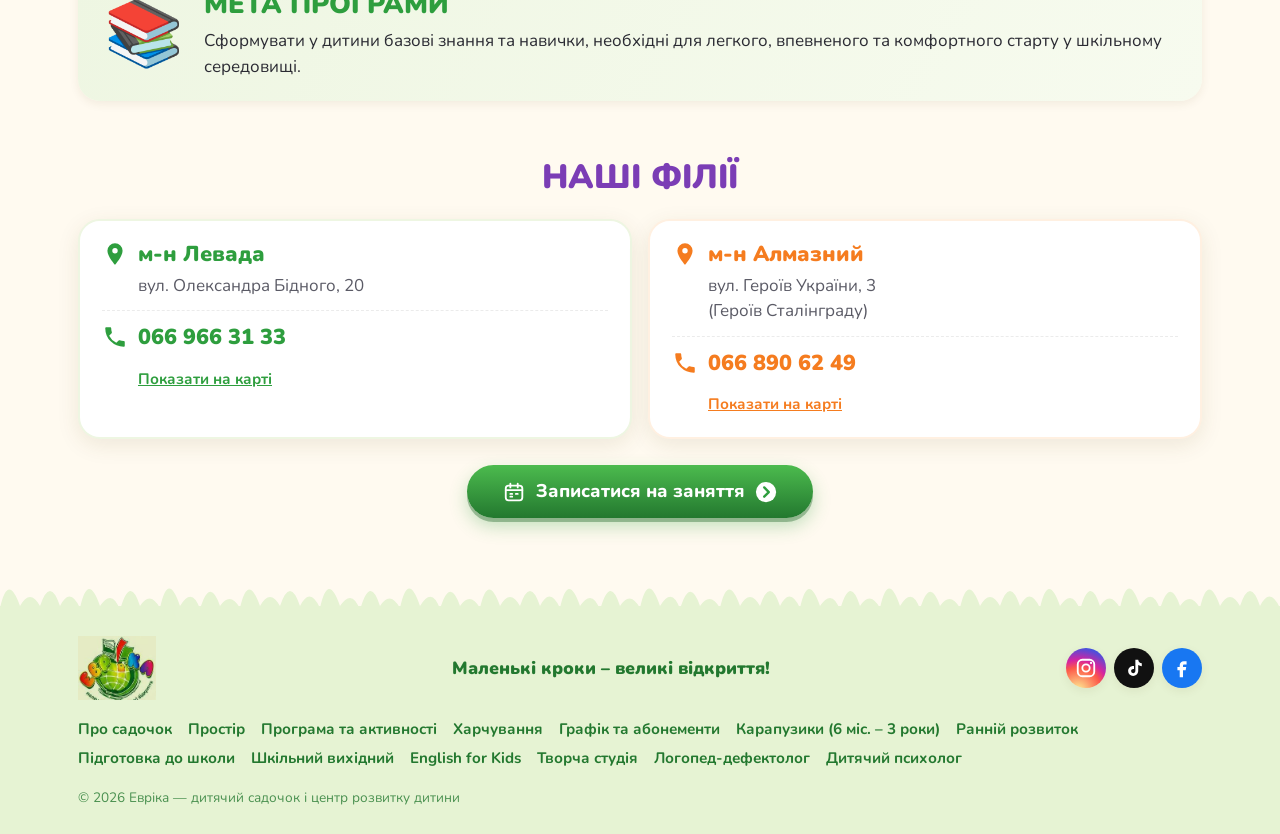
<file: pidgotovka.html>
<!doctype html>
<html lang="uk">
<head>
<meta charset="utf-8">
<meta name="viewport" content="width=device-width, initial-scale=1">
<title>Підготовка до школи — Евріка</title>
<meta name="description" content="Підготовка до школи для дітей 4–5 та 5–6 років: читання, письмо, математика, логіка. До 6 дітей у групі, 45 хвилин.">
<meta name="theme-color" content="#2e9e3e">
<link rel="icon" href="img/evrik-sign.jpg">
<link rel="preconnect" href="https://fonts.googleapis.com">
<link rel="preconnect" href="https://fonts.gstatic.com" crossorigin>
<link href="https://fonts.googleapis.com/css2?family=Nunito:wght@500;600;700;800;900&display=swap&subset=cyrillic" rel="stylesheet">
<link rel="stylesheet" href="css/style.css">
</head>
<body>
<header class="site-header"><div class="wrap header-row"><a class="brand" href="index.html" aria-label="Евріка — на головну"><img src="img/logo.jpg" alt="Евріка — маленькі кроки, великі відкриття" width="195" height="160"></a><nav class="main-nav" id="main-nav" aria-label="Головне меню"><ul><li><a href="index.html">Головна</a></li><li class="has-sub"><button type="button" aria-expanded="false">Садочок</button><ul class="sub"><li><a href="sadochok.html">Про садочок</a></li><li><a href="prostir.html">Простір</a></li><li><a href="programa.html">Програма та активності</a></li><li><a href="harchuvannia.html">Харчування</a></li><li><a href="grafik.html">Графік та абонементи</a></li></ul></li><li class="has-sub is-active"><button type="button" aria-expanded="false">Заняття</button><ul class="sub"><li><a href="karapuzyky.html">Карапузики (6 міс. – 3 роки)</a></li><li><a href="rannii-rozvytok.html">Ранній розвиток</a></li><li><a href="pidgotovka.html" aria-current="page">Підготовка до школи</a></li><li><a href="shkilnyi-vykhidnyi.html">Шкільний вихідний</a></li><li><a href="english.html">English for Kids</a></li><li><a href="tvorchist.html">Творча студія</a></li><li><a href="logoped.html">Логопед-дефектолог</a></li><li><a href="psyholog.html">Дитячий психолог</a></li></ul></li><li><a href="#contacts">Контакти</a></li></ul><div class="socials"><a class="social social--ig" href="https://www.instagram.com/evrikapoltava/" target="_blank" rel="noopener" aria-label="Instagram" title="Instagram"><svg viewBox="0 0 24 24" fill="none" stroke="currentColor" stroke-width="2" aria-hidden="true"><rect x="3" y="3" width="18" height="18" rx="5"/><circle cx="12" cy="12" r="4"/><circle cx="17.5" cy="6.5" r="1.2" fill="currentColor" stroke="none"/></svg></a><a class="social social--tt" href="https://www.tiktok.com/@evrikapoltava13" target="_blank" rel="noopener" aria-label="TikTok" title="TikTok"><svg viewBox="0 0 24 24" fill="currentColor" aria-hidden="true"><path d="M16.6 3c.3 2.2 1.7 3.7 3.9 3.9v3.1a7.4 7.4 0 0 1-3.9-1.2v6.2c0 3.3-2.6 5.6-5.6 5.6a5.4 5.4 0 0 1-5.4-5.4c0-3.3 2.9-5.8 6.4-5.3v3.2c-1.6-.4-3.2.6-3.2 2.2a2.3 2.3 0 0 0 2.3 2.3c1.4 0 2.4-1 2.4-2.6V3h3.1Z"/></svg></a><a class="social social--fb" href="https://www.facebook.com/share/18oJuYd9eh/" target="_blank" rel="noopener" aria-label="Facebook" title="Facebook"><svg viewBox="0 0 24 24" fill="currentColor" aria-hidden="true"><path d="M14 8.1h3V4.5h-3c-2.8 0-4.5 1.8-4.5 4.6V11H7v3.5h2.5V22h3.6v-7.5H16l.6-3.5h-3.5V9.3c0-.8.4-1.2.9-1.2Z"/></svg></a></div></nav><div class="socials"><a class="social social--ig" href="https://www.instagram.com/evrikapoltava/" target="_blank" rel="noopener" aria-label="Instagram" title="Instagram"><svg viewBox="0 0 24 24" fill="none" stroke="currentColor" stroke-width="2" aria-hidden="true"><rect x="3" y="3" width="18" height="18" rx="5"/><circle cx="12" cy="12" r="4"/><circle cx="17.5" cy="6.5" r="1.2" fill="currentColor" stroke="none"/></svg></a><a class="social social--tt" href="https://www.tiktok.com/@evrikapoltava13" target="_blank" rel="noopener" aria-label="TikTok" title="TikTok"><svg viewBox="0 0 24 24" fill="currentColor" aria-hidden="true"><path d="M16.6 3c.3 2.2 1.7 3.7 3.9 3.9v3.1a7.4 7.4 0 0 1-3.9-1.2v6.2c0 3.3-2.6 5.6-5.6 5.6a5.4 5.4 0 0 1-5.4-5.4c0-3.3 2.9-5.8 6.4-5.3v3.2c-1.6-.4-3.2.6-3.2 2.2a2.3 2.3 0 0 0 2.3 2.3c1.4 0 2.4-1 2.4-2.6V3h3.1Z"/></svg></a><a class="social social--fb" href="https://www.facebook.com/share/18oJuYd9eh/" target="_blank" rel="noopener" aria-label="Facebook" title="Facebook"><svg viewBox="0 0 24 24" fill="currentColor" aria-hidden="true"><path d="M14 8.1h3V4.5h-3c-2.8 0-4.5 1.8-4.5 4.6V11H7v3.5h2.5V22h3.6v-7.5H16l.6-3.5h-3.5V9.3c0-.8.4-1.2.9-1.2Z"/></svg></a></div><div class="header-cta"><details class="call-menu call-menu--down"><summary class="btn" data-short="Запис"><svg viewBox="0 0 24 24" fill="none" stroke="currentColor" stroke-width="2.2" stroke-linecap="round" stroke-linejoin="round" aria-hidden="true"><path d="M4 20h4L19 9l-4-4L4 16v4Z"/><path d="m13.5 6.5 4 4"/></svg><span>Записатися</span></summary><div class="call-menu__pop"><p class="call-menu__hint">Оберіть філію:</p><a href="tel:+380669663133"><small>м-н Левада</small><b>066 966 31 33</b></a><a href="tel:+380668906249"><small>м-н Алмазний</small><b>066 890 62 49</b></a></div></details></div><button class="nav-toggle" type="button" aria-controls="main-nav" aria-expanded="false" aria-label="Меню"><svg viewBox="0 0 24 24" fill="none" stroke="currentColor" stroke-width="2.5" stroke-linecap="round" aria-hidden="true"><path d="M4 7h16M4 12h16M4 17h16"/></svg></button></div></header>
<main>
<section class="hero hero--split"><div class="wrap hero__grid"><div class="hero__text"><h1><span class="line c-green">Підготовка</span><span class="line c-orange">до школи 🎓</span></h1><p class="hero__tag ">Для дітей 4–5 та 5–6 років</p><p class="hero__lead">Сформуємо у дитини знання та навички для легкого старту у школі!</p></div><div class="hero__media"><img src="img/hero-prep.jpg" alt="Педагог з дошкільнятами" width="680" height="520" fetchpriority="high"></div></div></section><section class="section "><div class="wrap"><div class="stats stats--4 reveal"><div class="stat"><div class="stat__icon" aria-hidden="true">👧👦</div><strong>Для дітей:</strong><ul><li>4–5 років <small>(підготовка за 2 роки до школи)</small></li><li>5–6 років <small>(підготовка за 1 рік до школи)</small></li></ul></div><div class="stat"><div class="stat__icon" aria-hidden="true">🕐</div>Заняття проходять у вечірній час з можливістю підбору зручного графіку.</div><div class="stat"><div class="stat__icon" aria-hidden="true">👥</div>Групи формуються за віковим принципом:<ul><li>4–5 років</li><li>5–6 років</li></ul><br>Максимум у групі – <span class="hl-pink">до 6 осіб</span></div><div class="stat"><div class="stat__icon" aria-hidden="true">⏱️</div>Тривалість заняття – <span class="hl">45 хвилин.</span></div></div></div></section><section class="section section--tight"><div class="wrap"><div class="gallery gallery--3 reveal"><figure><img src="img/prep-1.jpg" alt="" loading="lazy" width="300" height="250"></figure><figure><img src="img/prep-2.jpg" alt="" loading="lazy" width="300" height="250"></figure><figure><img src="img/prep-3.jpg" alt="" loading="lazy" width="300" height="250"></figure></div></div></section><section class="section "><div class="wrap"><div class="card card--white reveal learn"><h2 class="section-title section-title--green">Що вивчаємо</h2><div class="learn__grid"><ul class="icon-list icon-list--2"><li><span class="ic" aria-hidden="true">📖</span><span>навчання читанню</span></li><li><span class="ic" aria-hidden="true">🧭</span><span>орієнтація у просторі</span></li><li><span class="ic" aria-hidden="true">✏️</span><span>підготовка руки до письма</span></li><li><span class="ic" aria-hidden="true">💬</span><span>розвиток мовлення</span></li><li><span class="ic" aria-hidden="true">✋</span><span>розвиток графомоторних навичок</span></li><li><span class="ic" aria-hidden="true">👫</span><span>комунікативні навички</span></li><li><span class="ic" aria-hidden="true">🧮</span><span>базові математичні навички</span></li><li><span class="ic" aria-hidden="true">👁️</span><span>розвиток уваги</span></li><li><span class="ic" aria-hidden="true">🔢</span><span>лічба в межах 100</span></li><li><span class="ic" aria-hidden="true">🧠</span><span>розвиток пам’яті</span></li><li><span class="ic" aria-hidden="true">➕</span><span>додавання та віднімання</span></li><li><span class="ic" aria-hidden="true">🌳</span><span>розвиток логічного мислення</span></li></ul><img src="img/evrik-sign.jpg" alt="" loading="lazy" width="135" height="125"></div></div></div></section><section class="section "><div class="wrap"><div class="goal reveal"><div class="goal__icon" aria-hidden="true">📚</div><div><h2>Мета програми</h2><p>Сформувати у дитини базові знання та навички, необхідні для легкого, впевненого та комфортного старту у шкільному середовищі.</p></div></div></div></section>
<section class="branches" id="contacts"><div class="wrap"><h2 class="section-title">Наші філії</h2><div class="branch-grid"><article class="branch reveal"><h3><svg viewBox="0 0 24 24" fill="currentColor" aria-hidden="true"><path d="M12 2a7 7 0 0 0-7 7c0 5.2 7 13 7 13s7-7.8 7-13a7 7 0 0 0-7-7Zm0 9.5A2.5 2.5 0 1 1 12 6.5a2.5 2.5 0 0 1 0 5Z"/></svg>м-н Левада</h3><address>вул. Олександра Бідного, 20</address><a class="tel" href="tel:+380669663133"><svg viewBox="0 0 24 24" fill="currentColor" aria-hidden="true"><path d="M6.6 10.8a15.1 15.1 0 0 0 6.6 6.6l2.2-2.2c.3-.3.7-.4 1-.2 1.1.4 2.3.6 3.6.6.6 0 1 .4 1 1V20c0 .6-.4 1-1 1A17 17 0 0 1 3 4c0-.6.4-1 1-1h3.5c.6 0 1 .4 1 1 0 1.2.2 2.4.6 3.6.1.3 0 .7-.2 1l-2.3 2.2Z"/></svg><span>066 966 31 33</span></a><a class="map" href="https://www.google.com/maps/search/?api=1&query=%D0%B2%D1%83%D0%BB.%20%D0%9E%D0%BB%D0%B5%D0%BA%D1%81%D0%B0%D0%BD%D0%B4%D1%80%D0%B0%20%D0%91%D1%96%D0%B4%D0%BD%D0%BE%D0%B3%D0%BE%2C%2020%2C%20%D0%9F%D0%BE%D0%BB%D1%82%D0%B0%D0%B2%D0%B0" target="_blank" rel="noopener">Показати на карті</a></article><article class="branch branch--alt reveal"><h3><svg viewBox="0 0 24 24" fill="currentColor" aria-hidden="true"><path d="M12 2a7 7 0 0 0-7 7c0 5.2 7 13 7 13s7-7.8 7-13a7 7 0 0 0-7-7Zm0 9.5A2.5 2.5 0 1 1 12 6.5a2.5 2.5 0 0 1 0 5Z"/></svg>м-н Алмазний</h3><address>вул. Героїв України, 3<br>(Героїв Сталінграду)</address><a class="tel" href="tel:+380668906249"><svg viewBox="0 0 24 24" fill="currentColor" aria-hidden="true"><path d="M6.6 10.8a15.1 15.1 0 0 0 6.6 6.6l2.2-2.2c.3-.3.7-.4 1-.2 1.1.4 2.3.6 3.6.6.6 0 1 .4 1 1V20c0 .6-.4 1-1 1A17 17 0 0 1 3 4c0-.6.4-1 1-1h3.5c.6 0 1 .4 1 1 0 1.2.2 2.4.6 3.6.1.3 0 .7-.2 1l-2.3 2.2Z"/></svg><span>066 890 62 49</span></a><a class="map" href="https://www.google.com/maps/search/?api=1&query=%D0%B2%D1%83%D0%BB.%20%D0%93%D0%B5%D1%80%D0%BE%D1%97%D0%B2%20%D0%A3%D0%BA%D1%80%D0%B0%D1%97%D0%BD%D0%B8%2C%203%2C%20%D0%9F%D0%BE%D0%BB%D1%82%D0%B0%D0%B2%D0%B0" target="_blank" rel="noopener">Показати на карті</a></article></div><div class="footer-cta"><details class="call-menu"><summary class="btn btn--green btn--lg"><svg viewBox="0 0 24 24" fill="none" stroke="currentColor" stroke-width="2" stroke-linecap="round" aria-hidden="true"><rect x="3" y="5" width="18" height="16" rx="3"/><path d="M3 10h18M8 3v4M16 3v4M8 14h2M14 14h2M8 17h2"/></svg><span>Записатися на заняття</span><svg viewBox="0 0 24 24" aria-hidden="true"><circle cx="12" cy="12" r="11" fill="#fff"/><path d="m10 7 5 5-5 5" fill="none" stroke="#2e9e3e" stroke-width="2.6" stroke-linecap="round" stroke-linejoin="round"/></svg></summary><div class="call-menu__pop"><p class="call-menu__hint">Оберіть філію:</p><a href="tel:+380669663133"><small>м-н Левада</small><b>066 966 31 33</b></a><a href="tel:+380668906249"><small>м-н Алмазний</small><b>066 890 62 49</b></a></div></details></div></div></section>
</main>
<footer class="site-footer"><div class="wrap"><div class="footer-row"><a class="brand" href="index.html"><img src="img/logo.jpg" alt="Евріка" width="195" height="160"></a><p class="footer-motto">Маленькі кроки – великі відкриття!</p><div class="socials"><a class="social social--ig" href="https://www.instagram.com/evrikapoltava/" target="_blank" rel="noopener" aria-label="Instagram" title="Instagram"><svg viewBox="0 0 24 24" fill="none" stroke="currentColor" stroke-width="2" aria-hidden="true"><rect x="3" y="3" width="18" height="18" rx="5"/><circle cx="12" cy="12" r="4"/><circle cx="17.5" cy="6.5" r="1.2" fill="currentColor" stroke="none"/></svg></a><a class="social social--tt" href="https://www.tiktok.com/@evrikapoltava13" target="_blank" rel="noopener" aria-label="TikTok" title="TikTok"><svg viewBox="0 0 24 24" fill="currentColor" aria-hidden="true"><path d="M16.6 3c.3 2.2 1.7 3.7 3.9 3.9v3.1a7.4 7.4 0 0 1-3.9-1.2v6.2c0 3.3-2.6 5.6-5.6 5.6a5.4 5.4 0 0 1-5.4-5.4c0-3.3 2.9-5.8 6.4-5.3v3.2c-1.6-.4-3.2.6-3.2 2.2a2.3 2.3 0 0 0 2.3 2.3c1.4 0 2.4-1 2.4-2.6V3h3.1Z"/></svg></a><a class="social social--fb" href="https://www.facebook.com/share/18oJuYd9eh/" target="_blank" rel="noopener" aria-label="Facebook" title="Facebook"><svg viewBox="0 0 24 24" fill="currentColor" aria-hidden="true"><path d="M14 8.1h3V4.5h-3c-2.8 0-4.5 1.8-4.5 4.6V11H7v3.5h2.5V22h3.6v-7.5H16l.6-3.5h-3.5V9.3c0-.8.4-1.2.9-1.2Z"/></svg></a></div></div><ul class="footer-links"><li><a href="sadochok.html">Про садочок</a></li><li><a href="prostir.html">Простір</a></li><li><a href="programa.html">Програма та активності</a></li><li><a href="harchuvannia.html">Харчування</a></li><li><a href="grafik.html">Графік та абонементи</a></li><li><a href="karapuzyky.html">Карапузики (6 міс. – 3 роки)</a></li><li><a href="rannii-rozvytok.html">Ранній розвиток</a></li><li><a href="pidgotovka.html">Підготовка до школи</a></li><li><a href="shkilnyi-vykhidnyi.html">Шкільний вихідний</a></li><li><a href="english.html">English for Kids</a></li><li><a href="tvorchist.html">Творча студія</a></li><li><a href="logoped.html">Логопед-дефектолог</a></li><li><a href="psyholog.html">Дитячий психолог</a></li></ul><p class="copy">© <span id="year">2026</span> Евріка — дитячий садочок і центр розвитку дитини</p></div></footer>
<script src="js/main.js"></script>
</body>
</html>
</file>
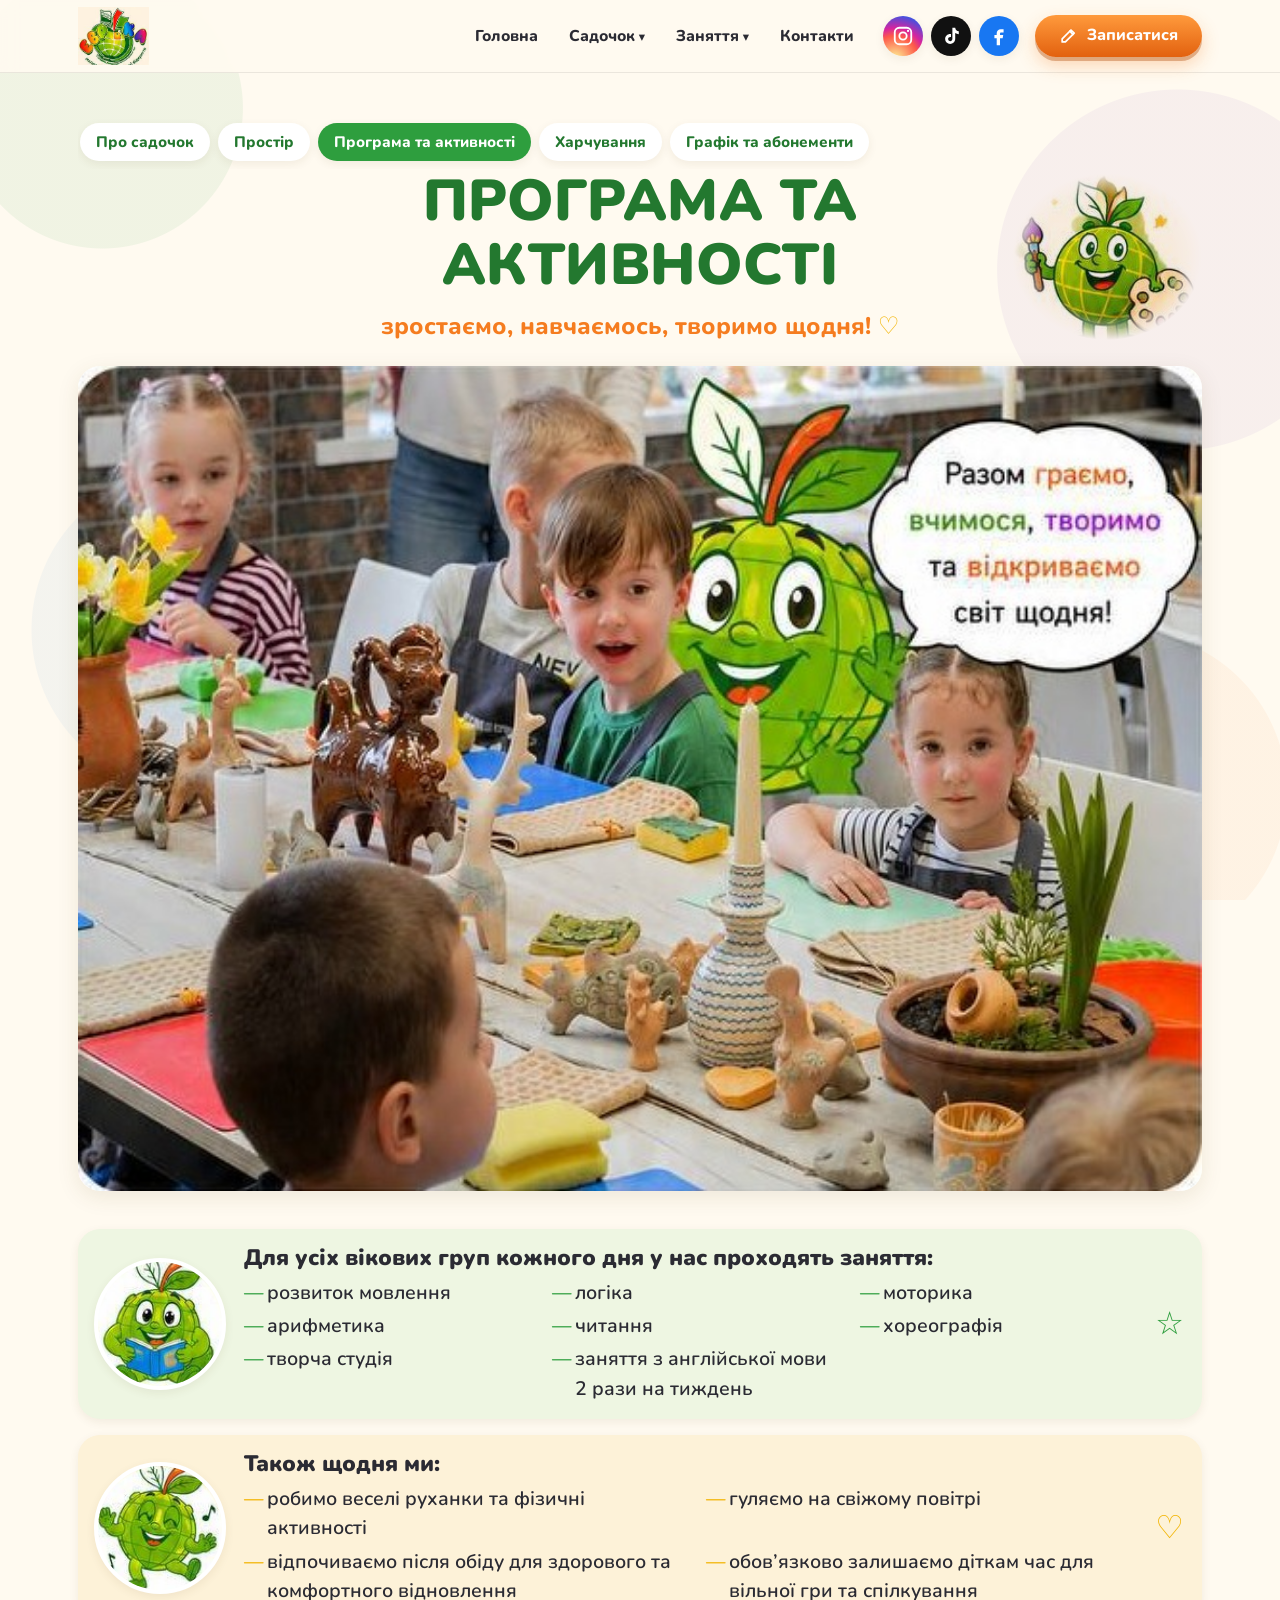
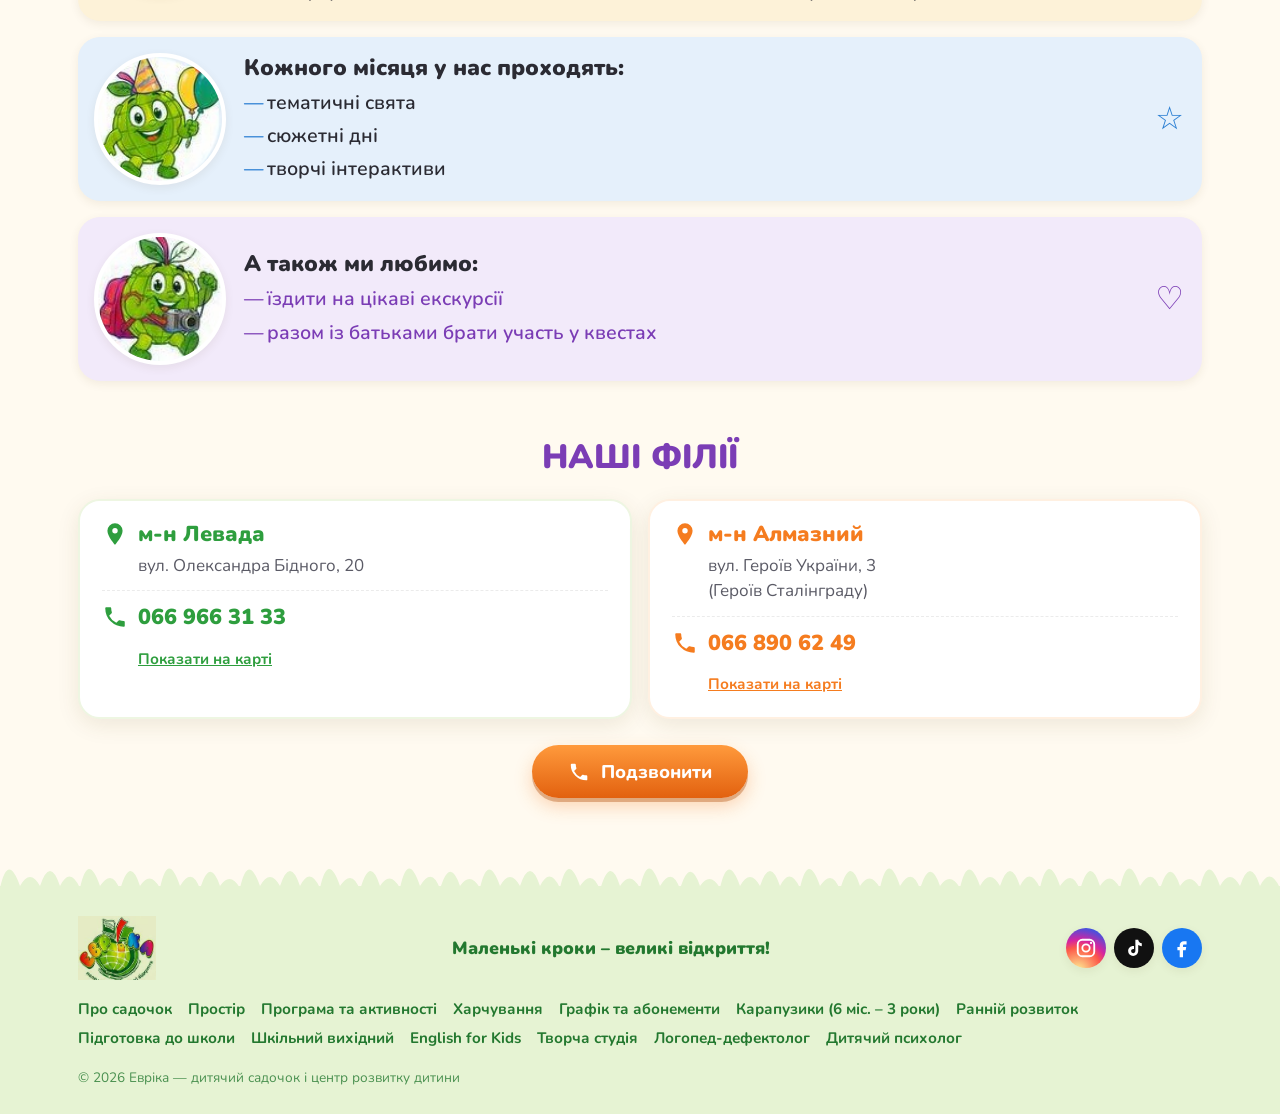
<file: programa.html>
<!doctype html>
<html lang="uk">
<head>
<meta charset="utf-8">
<meta name="viewport" content="width=device-width, initial-scale=1">
<title>Програма та активності — Евріка</title>
<meta name="description" content="Щоденні заняття для всіх вікових груп: мовлення, логіка, арифметика, читання, хореографія, творча студія, англійська.">
<meta name="theme-color" content="#2e9e3e">
<link rel="icon" href="img/evrik-sign.jpg">
<link rel="preconnect" href="https://fonts.googleapis.com">
<link rel="preconnect" href="https://fonts.gstatic.com" crossorigin>
<link href="https://fonts.googleapis.com/css2?family=Nunito:wght@500;600;700;800;900&display=swap&subset=cyrillic" rel="stylesheet">
<link rel="stylesheet" href="css/style.css">
</head>
<body>
<header class="site-header"><div class="wrap header-row"><a class="brand" href="index.html" aria-label="Евріка — на головну"><img src="img/logo.jpg" alt="Евріка — маленькі кроки, великі відкриття" width="195" height="160"></a><nav class="main-nav" id="main-nav" aria-label="Головне меню"><ul><li><a href="index.html">Головна</a></li><li class="has-sub is-active"><button type="button" aria-expanded="false">Садочок</button><ul class="sub"><li><a href="sadochok.html">Про садочок</a></li><li><a href="prostir.html">Простір</a></li><li><a href="programa.html" aria-current="page">Програма та активності</a></li><li><a href="harchuvannia.html">Харчування</a></li><li><a href="grafik.html">Графік та абонементи</a></li></ul></li><li class="has-sub"><button type="button" aria-expanded="false">Заняття</button><ul class="sub"><li><a href="karapuzyky.html">Карапузики (6 міс. – 3 роки)</a></li><li><a href="rannii-rozvytok.html">Ранній розвиток</a></li><li><a href="pidgotovka.html">Підготовка до школи</a></li><li><a href="shkilnyi-vykhidnyi.html">Шкільний вихідний</a></li><li><a href="english.html">English for Kids</a></li><li><a href="tvorchist.html">Творча студія</a></li><li><a href="logoped.html">Логопед-дефектолог</a></li><li><a href="psyholog.html">Дитячий психолог</a></li></ul></li><li><a href="#contacts">Контакти</a></li></ul><div class="socials"><a class="social social--ig" href="https://www.instagram.com/evrikapoltava/" target="_blank" rel="noopener" aria-label="Instagram" title="Instagram"><svg viewBox="0 0 24 24" fill="none" stroke="currentColor" stroke-width="2" aria-hidden="true"><rect x="3" y="3" width="18" height="18" rx="5"/><circle cx="12" cy="12" r="4"/><circle cx="17.5" cy="6.5" r="1.2" fill="currentColor" stroke="none"/></svg></a><a class="social social--tt" href="https://www.tiktok.com/@evrikapoltava13" target="_blank" rel="noopener" aria-label="TikTok" title="TikTok"><svg viewBox="0 0 24 24" fill="currentColor" aria-hidden="true"><path d="M16.6 3c.3 2.2 1.7 3.7 3.9 3.9v3.1a7.4 7.4 0 0 1-3.9-1.2v6.2c0 3.3-2.6 5.6-5.6 5.6a5.4 5.4 0 0 1-5.4-5.4c0-3.3 2.9-5.8 6.4-5.3v3.2c-1.6-.4-3.2.6-3.2 2.2a2.3 2.3 0 0 0 2.3 2.3c1.4 0 2.4-1 2.4-2.6V3h3.1Z"/></svg></a><a class="social social--fb" href="https://www.facebook.com/share/18oJuYd9eh/" target="_blank" rel="noopener" aria-label="Facebook" title="Facebook"><svg viewBox="0 0 24 24" fill="currentColor" aria-hidden="true"><path d="M14 8.1h3V4.5h-3c-2.8 0-4.5 1.8-4.5 4.6V11H7v3.5h2.5V22h3.6v-7.5H16l.6-3.5h-3.5V9.3c0-.8.4-1.2.9-1.2Z"/></svg></a></div></nav><div class="socials"><a class="social social--ig" href="https://www.instagram.com/evrikapoltava/" target="_blank" rel="noopener" aria-label="Instagram" title="Instagram"><svg viewBox="0 0 24 24" fill="none" stroke="currentColor" stroke-width="2" aria-hidden="true"><rect x="3" y="3" width="18" height="18" rx="5"/><circle cx="12" cy="12" r="4"/><circle cx="17.5" cy="6.5" r="1.2" fill="currentColor" stroke="none"/></svg></a><a class="social social--tt" href="https://www.tiktok.com/@evrikapoltava13" target="_blank" rel="noopener" aria-label="TikTok" title="TikTok"><svg viewBox="0 0 24 24" fill="currentColor" aria-hidden="true"><path d="M16.6 3c.3 2.2 1.7 3.7 3.9 3.9v3.1a7.4 7.4 0 0 1-3.9-1.2v6.2c0 3.3-2.6 5.6-5.6 5.6a5.4 5.4 0 0 1-5.4-5.4c0-3.3 2.9-5.8 6.4-5.3v3.2c-1.6-.4-3.2.6-3.2 2.2a2.3 2.3 0 0 0 2.3 2.3c1.4 0 2.4-1 2.4-2.6V3h3.1Z"/></svg></a><a class="social social--fb" href="https://www.facebook.com/share/18oJuYd9eh/" target="_blank" rel="noopener" aria-label="Facebook" title="Facebook"><svg viewBox="0 0 24 24" fill="currentColor" aria-hidden="true"><path d="M14 8.1h3V4.5h-3c-2.8 0-4.5 1.8-4.5 4.6V11H7v3.5h2.5V22h3.6v-7.5H16l.6-3.5h-3.5V9.3c0-.8.4-1.2.9-1.2Z"/></svg></a></div><div class="header-cta"><details class="call-menu call-menu--down"><summary class="btn" data-short="Запис"><svg viewBox="0 0 24 24" fill="none" stroke="currentColor" stroke-width="2.2" stroke-linecap="round" stroke-linejoin="round" aria-hidden="true"><path d="M4 20h4L19 9l-4-4L4 16v4Z"/><path d="m13.5 6.5 4 4"/></svg><span>Записатися</span></summary><div class="call-menu__pop"><p class="call-menu__hint">Оберіть філію:</p><a href="tel:+380669663133"><small>м-н Левада</small><b>066 966 31 33</b></a><a href="tel:+380668906249"><small>м-н Алмазний</small><b>066 890 62 49</b></a></div></details></div><button class="nav-toggle" type="button" aria-controls="main-nav" aria-expanded="false" aria-label="Меню"><svg viewBox="0 0 24 24" fill="none" stroke="currentColor" stroke-width="2.5" stroke-linecap="round" aria-hidden="true"><path d="M4 7h16M4 12h16M4 17h16"/></svg></button></div></header>
<main>
<section class="hero hero--mascot"><div class="wrap"><nav class="subnav" aria-label="Розділи садочка"><ul><li><a href="sadochok.html">Про садочок</a></li><li><a href="prostir.html">Простір</a></li><li><a href="programa.html" aria-current="page">Програма та активності</a></li><li><a href="harchuvannia.html">Харчування</a></li><li><a href="grafik.html">Графік та абонементи</a></li></ul></nav><div class="hero__head"><div class="hero__title"><h1>Програма та активності</h1><p class="hero__sub ">зростаємо, навчаємось, творимо щодня! <span class="c-yellow">♡</span></p></div><div class="hero__mascot"><img src="img/evrik-paint.jpg" alt="" width="190" height="180"></div></div><div class="hero__media"><img src="img/hero-program.jpg" alt="Діти на творчому занятті з глиною" width="1180" height="720" fetchpriority="high"></div></div></section><section class="section"><div class="wrap features"><article class="feature reveal"><div class="feature__img"><img src="img/m-pr-1.jpg" alt="" loading="lazy" width="132" height="132"></div><div class="feature__body"><h3 style="color:var(--text)">Для усіх вікових груп кожного дня у нас проходять заняття:</h3><ul class="dash dash--3"><li>розвиток мовлення</li><li>логіка</li><li>моторика</li><li>арифметика</li><li>читання</li><li>хореографія</li><li>творча студія</li><li>заняття з англійської мови 2 рази на тиждень</li></ul></div></article><article class="feature reveal"><div class="feature__img"><img src="img/m-pr-2.jpg" alt="" loading="lazy" width="132" height="132"></div><div class="feature__body"><h3 style="color:var(--text)">Також щодня ми:</h3><ul class="dash dash--2"><li>робимо веселі руханки та фізичні активності</li><li>гуляємо на свіжому повітрі</li><li>відпочиваємо після обіду для здорового та комфортного відновлення</li><li>обов’язково залишаємо діткам час для вільної гри та спілкування</li></ul></div></article><article class="feature reveal"><div class="feature__img"><img src="img/m-pr-3.jpg" alt="" loading="lazy" width="132" height="132"></div><div class="feature__body"><h3 style="color:var(--text)">Кожного місяця у нас проходять:</h3><ul class="dash "><li>тематичні свята</li><li>сюжетні дні</li><li>творчі інтерактиви</li></ul></div></article><article class="feature reveal"><div class="feature__img"><img src="img/m-pr-4.jpg" alt="" loading="lazy" width="132" height="132"></div><div class="feature__body"><h3 style="color:var(--text)">А також ми любимо:</h3><ul class="dash "><li><span class="c-purple">їздити на цікаві екскурсії</span></li><li><span class="c-purple">разом із батьками брати участь у квестах</span></li></ul></div></article></div></section>
<section class="branches" id="contacts"><div class="wrap"><h2 class="section-title">Наші філії</h2><div class="branch-grid"><article class="branch reveal"><h3><svg viewBox="0 0 24 24" fill="currentColor" aria-hidden="true"><path d="M12 2a7 7 0 0 0-7 7c0 5.2 7 13 7 13s7-7.8 7-13a7 7 0 0 0-7-7Zm0 9.5A2.5 2.5 0 1 1 12 6.5a2.5 2.5 0 0 1 0 5Z"/></svg>м-н Левада</h3><address>вул. Олександра Бідного, 20</address><a class="tel" href="tel:+380669663133"><svg viewBox="0 0 24 24" fill="currentColor" aria-hidden="true"><path d="M6.6 10.8a15.1 15.1 0 0 0 6.6 6.6l2.2-2.2c.3-.3.7-.4 1-.2 1.1.4 2.3.6 3.6.6.6 0 1 .4 1 1V20c0 .6-.4 1-1 1A17 17 0 0 1 3 4c0-.6.4-1 1-1h3.5c.6 0 1 .4 1 1 0 1.2.2 2.4.6 3.6.1.3 0 .7-.2 1l-2.3 2.2Z"/></svg><span>066 966 31 33</span></a><a class="map" href="https://www.google.com/maps/search/?api=1&query=%D0%B2%D1%83%D0%BB.%20%D0%9E%D0%BB%D0%B5%D0%BA%D1%81%D0%B0%D0%BD%D0%B4%D1%80%D0%B0%20%D0%91%D1%96%D0%B4%D0%BD%D0%BE%D0%B3%D0%BE%2C%2020%2C%20%D0%9F%D0%BE%D0%BB%D1%82%D0%B0%D0%B2%D0%B0" target="_blank" rel="noopener">Показати на карті</a></article><article class="branch branch--alt reveal"><h3><svg viewBox="0 0 24 24" fill="currentColor" aria-hidden="true"><path d="M12 2a7 7 0 0 0-7 7c0 5.2 7 13 7 13s7-7.8 7-13a7 7 0 0 0-7-7Zm0 9.5A2.5 2.5 0 1 1 12 6.5a2.5 2.5 0 0 1 0 5Z"/></svg>м-н Алмазний</h3><address>вул. Героїв України, 3<br>(Героїв Сталінграду)</address><a class="tel" href="tel:+380668906249"><svg viewBox="0 0 24 24" fill="currentColor" aria-hidden="true"><path d="M6.6 10.8a15.1 15.1 0 0 0 6.6 6.6l2.2-2.2c.3-.3.7-.4 1-.2 1.1.4 2.3.6 3.6.6.6 0 1 .4 1 1V20c0 .6-.4 1-1 1A17 17 0 0 1 3 4c0-.6.4-1 1-1h3.5c.6 0 1 .4 1 1 0 1.2.2 2.4.6 3.6.1.3 0 .7-.2 1l-2.3 2.2Z"/></svg><span>066 890 62 49</span></a><a class="map" href="https://www.google.com/maps/search/?api=1&query=%D0%B2%D1%83%D0%BB.%20%D0%93%D0%B5%D1%80%D0%BE%D1%97%D0%B2%20%D0%A3%D0%BA%D1%80%D0%B0%D1%97%D0%BD%D0%B8%2C%203%2C%20%D0%9F%D0%BE%D0%BB%D1%82%D0%B0%D0%B2%D0%B0" target="_blank" rel="noopener">Показати на карті</a></article></div><div class="footer-cta"><details class="call-menu"><summary class="btn btn--lg"><svg viewBox="0 0 24 24" fill="currentColor" aria-hidden="true"><path d="M6.6 10.8a15.1 15.1 0 0 0 6.6 6.6l2.2-2.2c.3-.3.7-.4 1-.2 1.1.4 2.3.6 3.6.6.6 0 1 .4 1 1V20c0 .6-.4 1-1 1A17 17 0 0 1 3 4c0-.6.4-1 1-1h3.5c.6 0 1 .4 1 1 0 1.2.2 2.4.6 3.6.1.3 0 .7-.2 1l-2.3 2.2Z"/></svg><span>Подзвонити</span></summary><div class="call-menu__pop"><p class="call-menu__hint">Оберіть філію:</p><a href="tel:+380669663133"><small>м-н Левада</small><b>066 966 31 33</b></a><a href="tel:+380668906249"><small>м-н Алмазний</small><b>066 890 62 49</b></a></div></details></div></div></section>
</main>
<footer class="site-footer"><div class="wrap"><div class="footer-row"><a class="brand" href="index.html"><img src="img/logo.jpg" alt="Евріка" width="195" height="160"></a><p class="footer-motto">Маленькі кроки – великі відкриття!</p><div class="socials"><a class="social social--ig" href="https://www.instagram.com/evrikapoltava/" target="_blank" rel="noopener" aria-label="Instagram" title="Instagram"><svg viewBox="0 0 24 24" fill="none" stroke="currentColor" stroke-width="2" aria-hidden="true"><rect x="3" y="3" width="18" height="18" rx="5"/><circle cx="12" cy="12" r="4"/><circle cx="17.5" cy="6.5" r="1.2" fill="currentColor" stroke="none"/></svg></a><a class="social social--tt" href="https://www.tiktok.com/@evrikapoltava13" target="_blank" rel="noopener" aria-label="TikTok" title="TikTok"><svg viewBox="0 0 24 24" fill="currentColor" aria-hidden="true"><path d="M16.6 3c.3 2.2 1.7 3.7 3.9 3.9v3.1a7.4 7.4 0 0 1-3.9-1.2v6.2c0 3.3-2.6 5.6-5.6 5.6a5.4 5.4 0 0 1-5.4-5.4c0-3.3 2.9-5.8 6.4-5.3v3.2c-1.6-.4-3.2.6-3.2 2.2a2.3 2.3 0 0 0 2.3 2.3c1.4 0 2.4-1 2.4-2.6V3h3.1Z"/></svg></a><a class="social social--fb" href="https://www.facebook.com/share/18oJuYd9eh/" target="_blank" rel="noopener" aria-label="Facebook" title="Facebook"><svg viewBox="0 0 24 24" fill="currentColor" aria-hidden="true"><path d="M14 8.1h3V4.5h-3c-2.8 0-4.5 1.8-4.5 4.6V11H7v3.5h2.5V22h3.6v-7.5H16l.6-3.5h-3.5V9.3c0-.8.4-1.2.9-1.2Z"/></svg></a></div></div><ul class="footer-links"><li><a href="sadochok.html">Про садочок</a></li><li><a href="prostir.html">Простір</a></li><li><a href="programa.html">Програма та активності</a></li><li><a href="harchuvannia.html">Харчування</a></li><li><a href="grafik.html">Графік та абонементи</a></li><li><a href="karapuzyky.html">Карапузики (6 міс. – 3 роки)</a></li><li><a href="rannii-rozvytok.html">Ранній розвиток</a></li><li><a href="pidgotovka.html">Підготовка до школи</a></li><li><a href="shkilnyi-vykhidnyi.html">Шкільний вихідний</a></li><li><a href="english.html">English for Kids</a></li><li><a href="tvorchist.html">Творча студія</a></li><li><a href="logoped.html">Логопед-дефектолог</a></li><li><a href="psyholog.html">Дитячий психолог</a></li></ul><p class="copy">© <span id="year">2026</span> Евріка — дитячий садочок і центр розвитку дитини</p></div></footer>
<script src="js/main.js"></script>
</body>
</html>
</file>
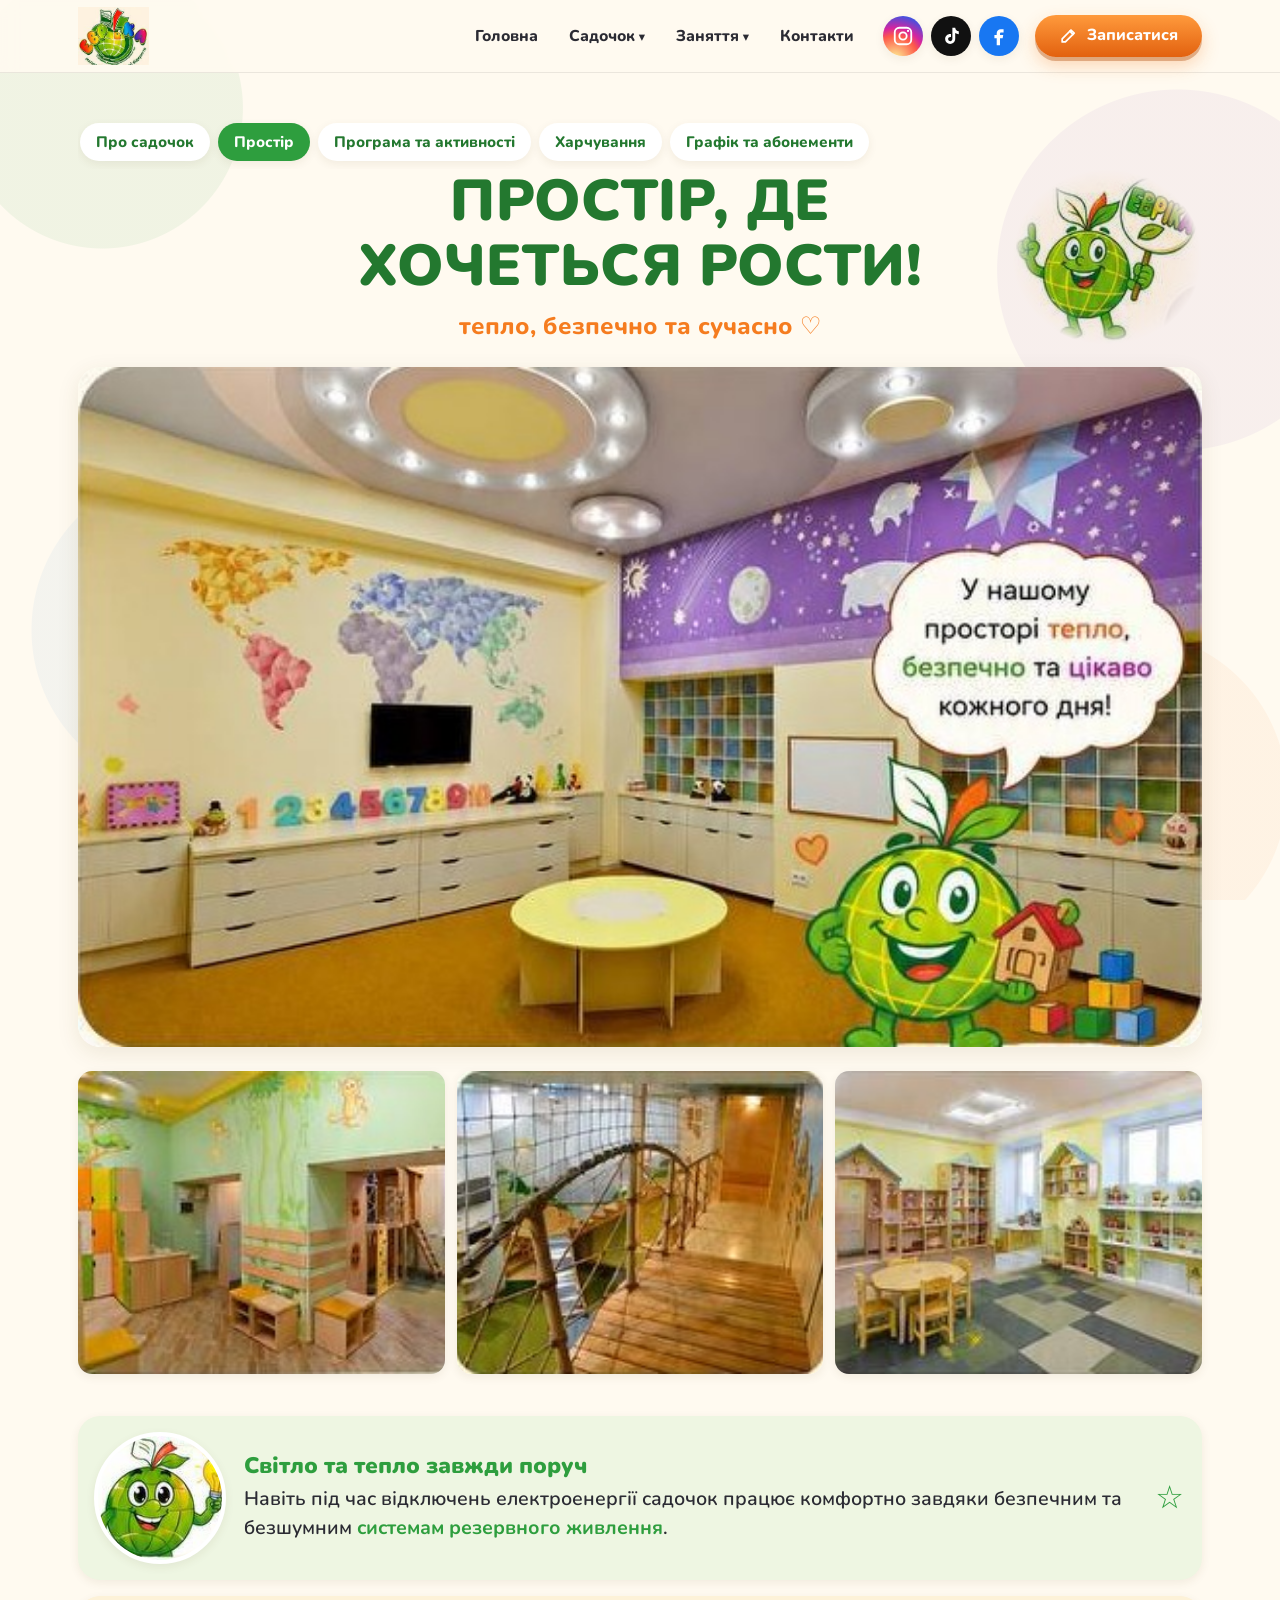
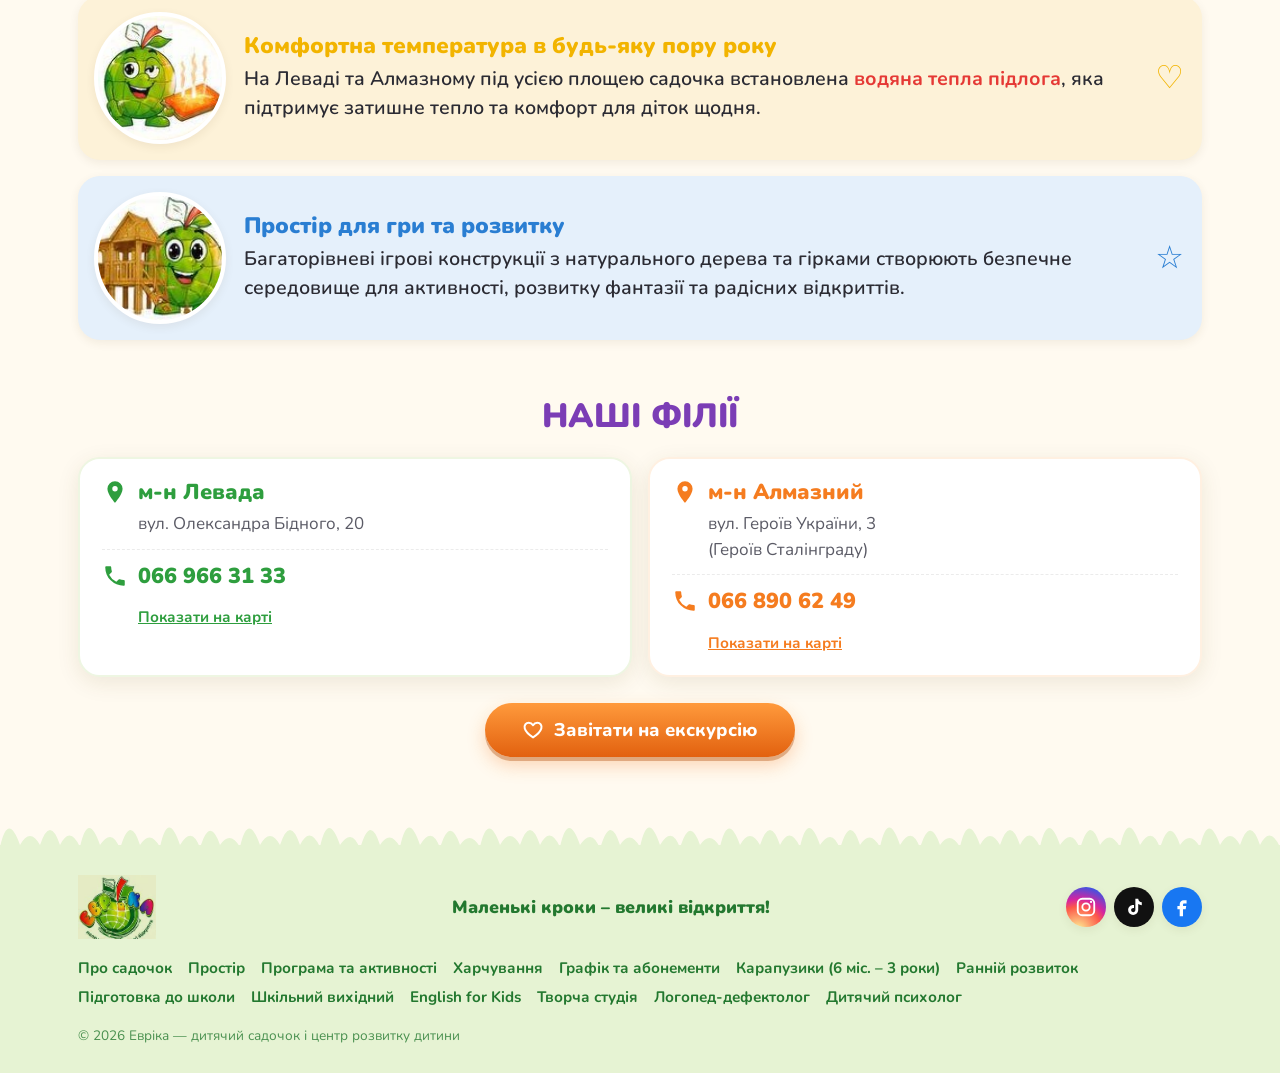
<file: prostir.html>
<!doctype html>
<html lang="uk">
<head>
<meta charset="utf-8">
<meta name="viewport" content="width=device-width, initial-scale=1">
<title>Простір, де хочеться рости — Евріка</title>
<meta name="description" content="Тепло, безпечно та сучасно: резервне живлення, водяна тепла підлога, ігрові конструкції з натурального дерева.">
<meta name="theme-color" content="#2e9e3e">
<link rel="icon" href="img/evrik-sign.jpg">
<link rel="preconnect" href="https://fonts.googleapis.com">
<link rel="preconnect" href="https://fonts.gstatic.com" crossorigin>
<link href="https://fonts.googleapis.com/css2?family=Nunito:wght@500;600;700;800;900&display=swap&subset=cyrillic" rel="stylesheet">
<link rel="stylesheet" href="css/style.css">
</head>
<body>
<header class="site-header"><div class="wrap header-row"><a class="brand" href="index.html" aria-label="Евріка — на головну"><img src="img/logo.jpg" alt="Евріка — маленькі кроки, великі відкриття" width="195" height="160"></a><nav class="main-nav" id="main-nav" aria-label="Головне меню"><ul><li><a href="index.html">Головна</a></li><li class="has-sub is-active"><button type="button" aria-expanded="false">Садочок</button><ul class="sub"><li><a href="sadochok.html">Про садочок</a></li><li><a href="prostir.html" aria-current="page">Простір</a></li><li><a href="programa.html">Програма та активності</a></li><li><a href="harchuvannia.html">Харчування</a></li><li><a href="grafik.html">Графік та абонементи</a></li></ul></li><li class="has-sub"><button type="button" aria-expanded="false">Заняття</button><ul class="sub"><li><a href="karapuzyky.html">Карапузики (6 міс. – 3 роки)</a></li><li><a href="rannii-rozvytok.html">Ранній розвиток</a></li><li><a href="pidgotovka.html">Підготовка до школи</a></li><li><a href="shkilnyi-vykhidnyi.html">Шкільний вихідний</a></li><li><a href="english.html">English for Kids</a></li><li><a href="tvorchist.html">Творча студія</a></li><li><a href="logoped.html">Логопед-дефектолог</a></li><li><a href="psyholog.html">Дитячий психолог</a></li></ul></li><li><a href="#contacts">Контакти</a></li></ul><div class="socials"><a class="social social--ig" href="https://www.instagram.com/evrikapoltava/" target="_blank" rel="noopener" aria-label="Instagram" title="Instagram"><svg viewBox="0 0 24 24" fill="none" stroke="currentColor" stroke-width="2" aria-hidden="true"><rect x="3" y="3" width="18" height="18" rx="5"/><circle cx="12" cy="12" r="4"/><circle cx="17.5" cy="6.5" r="1.2" fill="currentColor" stroke="none"/></svg></a><a class="social social--tt" href="https://www.tiktok.com/@evrikapoltava13" target="_blank" rel="noopener" aria-label="TikTok" title="TikTok"><svg viewBox="0 0 24 24" fill="currentColor" aria-hidden="true"><path d="M16.6 3c.3 2.2 1.7 3.7 3.9 3.9v3.1a7.4 7.4 0 0 1-3.9-1.2v6.2c0 3.3-2.6 5.6-5.6 5.6a5.4 5.4 0 0 1-5.4-5.4c0-3.3 2.9-5.8 6.4-5.3v3.2c-1.6-.4-3.2.6-3.2 2.2a2.3 2.3 0 0 0 2.3 2.3c1.4 0 2.4-1 2.4-2.6V3h3.1Z"/></svg></a><a class="social social--fb" href="https://www.facebook.com/share/18oJuYd9eh/" target="_blank" rel="noopener" aria-label="Facebook" title="Facebook"><svg viewBox="0 0 24 24" fill="currentColor" aria-hidden="true"><path d="M14 8.1h3V4.5h-3c-2.8 0-4.5 1.8-4.5 4.6V11H7v3.5h2.5V22h3.6v-7.5H16l.6-3.5h-3.5V9.3c0-.8.4-1.2.9-1.2Z"/></svg></a></div></nav><div class="socials"><a class="social social--ig" href="https://www.instagram.com/evrikapoltava/" target="_blank" rel="noopener" aria-label="Instagram" title="Instagram"><svg viewBox="0 0 24 24" fill="none" stroke="currentColor" stroke-width="2" aria-hidden="true"><rect x="3" y="3" width="18" height="18" rx="5"/><circle cx="12" cy="12" r="4"/><circle cx="17.5" cy="6.5" r="1.2" fill="currentColor" stroke="none"/></svg></a><a class="social social--tt" href="https://www.tiktok.com/@evrikapoltava13" target="_blank" rel="noopener" aria-label="TikTok" title="TikTok"><svg viewBox="0 0 24 24" fill="currentColor" aria-hidden="true"><path d="M16.6 3c.3 2.2 1.7 3.7 3.9 3.9v3.1a7.4 7.4 0 0 1-3.9-1.2v6.2c0 3.3-2.6 5.6-5.6 5.6a5.4 5.4 0 0 1-5.4-5.4c0-3.3 2.9-5.8 6.4-5.3v3.2c-1.6-.4-3.2.6-3.2 2.2a2.3 2.3 0 0 0 2.3 2.3c1.4 0 2.4-1 2.4-2.6V3h3.1Z"/></svg></a><a class="social social--fb" href="https://www.facebook.com/share/18oJuYd9eh/" target="_blank" rel="noopener" aria-label="Facebook" title="Facebook"><svg viewBox="0 0 24 24" fill="currentColor" aria-hidden="true"><path d="M14 8.1h3V4.5h-3c-2.8 0-4.5 1.8-4.5 4.6V11H7v3.5h2.5V22h3.6v-7.5H16l.6-3.5h-3.5V9.3c0-.8.4-1.2.9-1.2Z"/></svg></a></div><div class="header-cta"><details class="call-menu call-menu--down"><summary class="btn" data-short="Запис"><svg viewBox="0 0 24 24" fill="none" stroke="currentColor" stroke-width="2.2" stroke-linecap="round" stroke-linejoin="round" aria-hidden="true"><path d="M4 20h4L19 9l-4-4L4 16v4Z"/><path d="m13.5 6.5 4 4"/></svg><span>Записатися</span></summary><div class="call-menu__pop"><p class="call-menu__hint">Оберіть філію:</p><a href="tel:+380669663133"><small>м-н Левада</small><b>066 966 31 33</b></a><a href="tel:+380668906249"><small>м-н Алмазний</small><b>066 890 62 49</b></a></div></details></div><button class="nav-toggle" type="button" aria-controls="main-nav" aria-expanded="false" aria-label="Меню"><svg viewBox="0 0 24 24" fill="none" stroke="currentColor" stroke-width="2.5" stroke-linecap="round" aria-hidden="true"><path d="M4 7h16M4 12h16M4 17h16"/></svg></button></div></header>
<main>
<section class="hero hero--mascot"><div class="wrap"><nav class="subnav" aria-label="Розділи садочка"><ul><li><a href="sadochok.html">Про садочок</a></li><li><a href="prostir.html" aria-current="page">Простір</a></li><li><a href="programa.html">Програма та активності</a></li><li><a href="harchuvannia.html">Харчування</a></li><li><a href="grafik.html">Графік та абонементи</a></li></ul></nav><div class="hero__head"><div class="hero__title"><h1>Простір, де хочеться рости!</h1><p class="hero__sub ">тепло, безпечно та сучасно <span class="c-orange">♡</span></p></div><div class="hero__mascot"><img src="img/evrik-sign.jpg" alt="" width="190" height="180"></div></div><div class="hero__media"><img src="img/hero-kg2.jpg" alt="Ігрова кімната садочка Евріка" width="1180" height="720" fetchpriority="high"></div></div></section><section class="section section--tight"><div class="wrap"><div class="gallery gallery--3 reveal"><figure><img src="img/kg2-1.jpg" alt="" loading="lazy" width="300" height="250"></figure><figure><img src="img/kg2-2.jpg" alt="" loading="lazy" width="300" height="250"></figure><figure><img src="img/kg2-3.jpg" alt="" loading="lazy" width="300" height="250"></figure></div></div></section><section class="section"><div class="wrap features"><article class="feature reveal"><div class="feature__img"><img src="img/m-sp-1.jpg" alt="" loading="lazy" width="132" height="132"></div><div class="feature__body"><h3>Світло та тепло завжди поруч</h3>Навіть під час відключень електроенергії садочок працює комфортно завдяки безпечним та безшумним <strong class="c-green">системам резервного живлення</strong>.</div></article><article class="feature reveal"><div class="feature__img"><img src="img/m-sp-2.jpg" alt="" loading="lazy" width="132" height="132"></div><div class="feature__body"><h3>Комфортна температура в будь-яку пору року</h3>На Леваді та Алмазному під усією площею садочка встановлена <strong class="c-red">водяна тепла підлога</strong>, яка підтримує затишне тепло та комфорт для діток щодня.</div></article><article class="feature reveal"><div class="feature__img"><img src="img/m-sp-3.jpg" alt="" loading="lazy" width="132" height="132"></div><div class="feature__body"><h3>Простір для гри та розвитку</h3>Багаторівневі ігрові конструкції з натурального дерева та гірками створюють безпечне середовище для активності, розвитку фантазії та радісних відкриттів.</div></article></div></section>
<section class="branches" id="contacts"><div class="wrap"><h2 class="section-title">Наші філії</h2><div class="branch-grid"><article class="branch reveal"><h3><svg viewBox="0 0 24 24" fill="currentColor" aria-hidden="true"><path d="M12 2a7 7 0 0 0-7 7c0 5.2 7 13 7 13s7-7.8 7-13a7 7 0 0 0-7-7Zm0 9.5A2.5 2.5 0 1 1 12 6.5a2.5 2.5 0 0 1 0 5Z"/></svg>м-н Левада</h3><address>вул. Олександра Бідного, 20</address><a class="tel" href="tel:+380669663133"><svg viewBox="0 0 24 24" fill="currentColor" aria-hidden="true"><path d="M6.6 10.8a15.1 15.1 0 0 0 6.6 6.6l2.2-2.2c.3-.3.7-.4 1-.2 1.1.4 2.3.6 3.6.6.6 0 1 .4 1 1V20c0 .6-.4 1-1 1A17 17 0 0 1 3 4c0-.6.4-1 1-1h3.5c.6 0 1 .4 1 1 0 1.2.2 2.4.6 3.6.1.3 0 .7-.2 1l-2.3 2.2Z"/></svg><span>066 966 31 33</span></a><a class="map" href="https://www.google.com/maps/search/?api=1&query=%D0%B2%D1%83%D0%BB.%20%D0%9E%D0%BB%D0%B5%D0%BA%D1%81%D0%B0%D0%BD%D0%B4%D1%80%D0%B0%20%D0%91%D1%96%D0%B4%D0%BD%D0%BE%D0%B3%D0%BE%2C%2020%2C%20%D0%9F%D0%BE%D0%BB%D1%82%D0%B0%D0%B2%D0%B0" target="_blank" rel="noopener">Показати на карті</a></article><article class="branch branch--alt reveal"><h3><svg viewBox="0 0 24 24" fill="currentColor" aria-hidden="true"><path d="M12 2a7 7 0 0 0-7 7c0 5.2 7 13 7 13s7-7.8 7-13a7 7 0 0 0-7-7Zm0 9.5A2.5 2.5 0 1 1 12 6.5a2.5 2.5 0 0 1 0 5Z"/></svg>м-н Алмазний</h3><address>вул. Героїв України, 3<br>(Героїв Сталінграду)</address><a class="tel" href="tel:+380668906249"><svg viewBox="0 0 24 24" fill="currentColor" aria-hidden="true"><path d="M6.6 10.8a15.1 15.1 0 0 0 6.6 6.6l2.2-2.2c.3-.3.7-.4 1-.2 1.1.4 2.3.6 3.6.6.6 0 1 .4 1 1V20c0 .6-.4 1-1 1A17 17 0 0 1 3 4c0-.6.4-1 1-1h3.5c.6 0 1 .4 1 1 0 1.2.2 2.4.6 3.6.1.3 0 .7-.2 1l-2.3 2.2Z"/></svg><span>066 890 62 49</span></a><a class="map" href="https://www.google.com/maps/search/?api=1&query=%D0%B2%D1%83%D0%BB.%20%D0%93%D0%B5%D1%80%D0%BE%D1%97%D0%B2%20%D0%A3%D0%BA%D1%80%D0%B0%D1%97%D0%BD%D0%B8%2C%203%2C%20%D0%9F%D0%BE%D0%BB%D1%82%D0%B0%D0%B2%D0%B0" target="_blank" rel="noopener">Показати на карті</a></article></div><div class="footer-cta"><details class="call-menu"><summary class="btn btn--lg"><svg viewBox="0 0 24 24" fill="none" stroke="currentColor" stroke-width="2.2" stroke-linejoin="round" aria-hidden="true"><path d="M12 20s-7.5-4.6-9-9.6C2 6.9 4.3 4 7.4 4c2 0 3.6 1.2 4.6 2.8C13 5.2 14.6 4 16.6 4 19.7 4 22 6.9 21 10.4 19.5 15.4 12 20 12 20Z"/></svg><span>Завітати на екскурсію</span></summary><div class="call-menu__pop"><p class="call-menu__hint">Оберіть філію:</p><a href="tel:+380669663133"><small>м-н Левада</small><b>066 966 31 33</b></a><a href="tel:+380668906249"><small>м-н Алмазний</small><b>066 890 62 49</b></a></div></details></div></div></section>
</main>
<footer class="site-footer"><div class="wrap"><div class="footer-row"><a class="brand" href="index.html"><img src="img/logo.jpg" alt="Евріка" width="195" height="160"></a><p class="footer-motto">Маленькі кроки – великі відкриття!</p><div class="socials"><a class="social social--ig" href="https://www.instagram.com/evrikapoltava/" target="_blank" rel="noopener" aria-label="Instagram" title="Instagram"><svg viewBox="0 0 24 24" fill="none" stroke="currentColor" stroke-width="2" aria-hidden="true"><rect x="3" y="3" width="18" height="18" rx="5"/><circle cx="12" cy="12" r="4"/><circle cx="17.5" cy="6.5" r="1.2" fill="currentColor" stroke="none"/></svg></a><a class="social social--tt" href="https://www.tiktok.com/@evrikapoltava13" target="_blank" rel="noopener" aria-label="TikTok" title="TikTok"><svg viewBox="0 0 24 24" fill="currentColor" aria-hidden="true"><path d="M16.6 3c.3 2.2 1.7 3.7 3.9 3.9v3.1a7.4 7.4 0 0 1-3.9-1.2v6.2c0 3.3-2.6 5.6-5.6 5.6a5.4 5.4 0 0 1-5.4-5.4c0-3.3 2.9-5.8 6.4-5.3v3.2c-1.6-.4-3.2.6-3.2 2.2a2.3 2.3 0 0 0 2.3 2.3c1.4 0 2.4-1 2.4-2.6V3h3.1Z"/></svg></a><a class="social social--fb" href="https://www.facebook.com/share/18oJuYd9eh/" target="_blank" rel="noopener" aria-label="Facebook" title="Facebook"><svg viewBox="0 0 24 24" fill="currentColor" aria-hidden="true"><path d="M14 8.1h3V4.5h-3c-2.8 0-4.5 1.8-4.5 4.6V11H7v3.5h2.5V22h3.6v-7.5H16l.6-3.5h-3.5V9.3c0-.8.4-1.2.9-1.2Z"/></svg></a></div></div><ul class="footer-links"><li><a href="sadochok.html">Про садочок</a></li><li><a href="prostir.html">Простір</a></li><li><a href="programa.html">Програма та активності</a></li><li><a href="harchuvannia.html">Харчування</a></li><li><a href="grafik.html">Графік та абонементи</a></li><li><a href="karapuzyky.html">Карапузики (6 міс. – 3 роки)</a></li><li><a href="rannii-rozvytok.html">Ранній розвиток</a></li><li><a href="pidgotovka.html">Підготовка до школи</a></li><li><a href="shkilnyi-vykhidnyi.html">Шкільний вихідний</a></li><li><a href="english.html">English for Kids</a></li><li><a href="tvorchist.html">Творча студія</a></li><li><a href="logoped.html">Логопед-дефектолог</a></li><li><a href="psyholog.html">Дитячий психолог</a></li></ul><p class="copy">© <span id="year">2026</span> Евріка — дитячий садочок і центр розвитку дитини</p></div></footer>
<script src="js/main.js"></script>
</body>
</html>
</file>
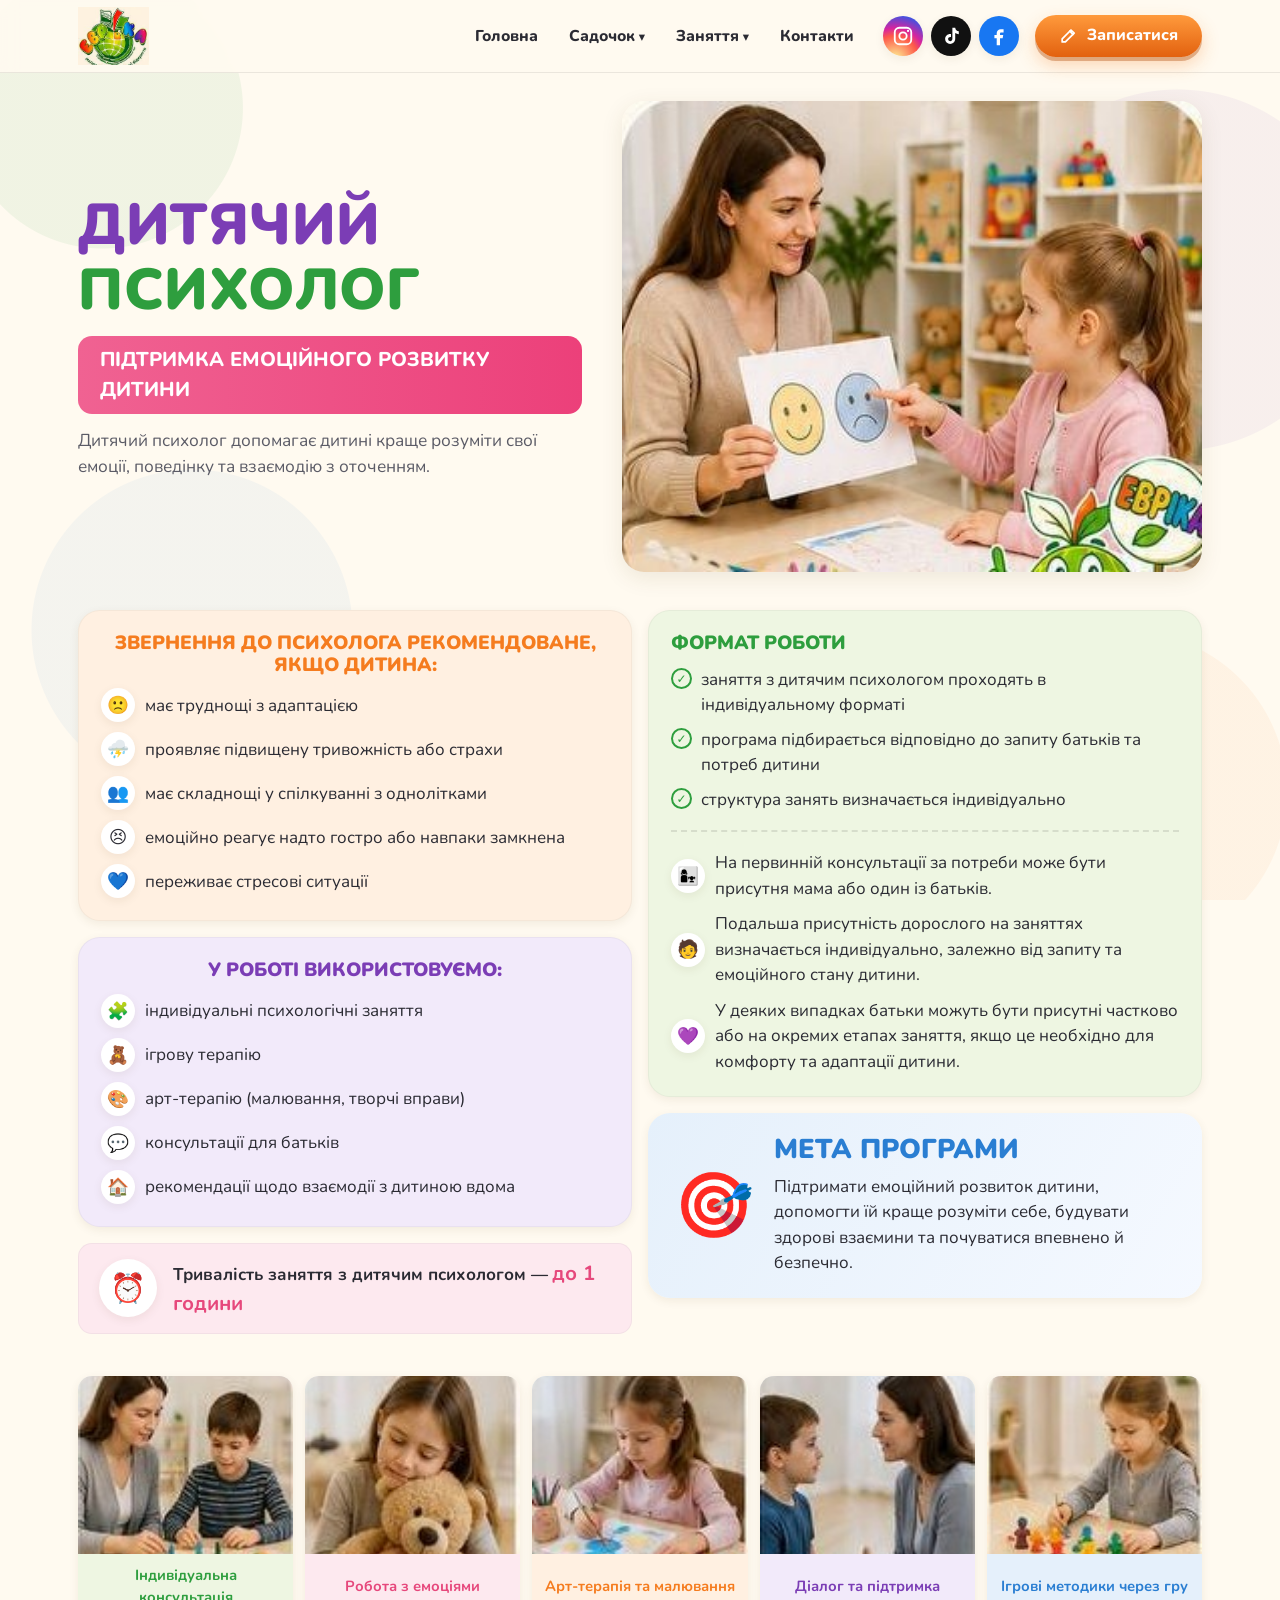
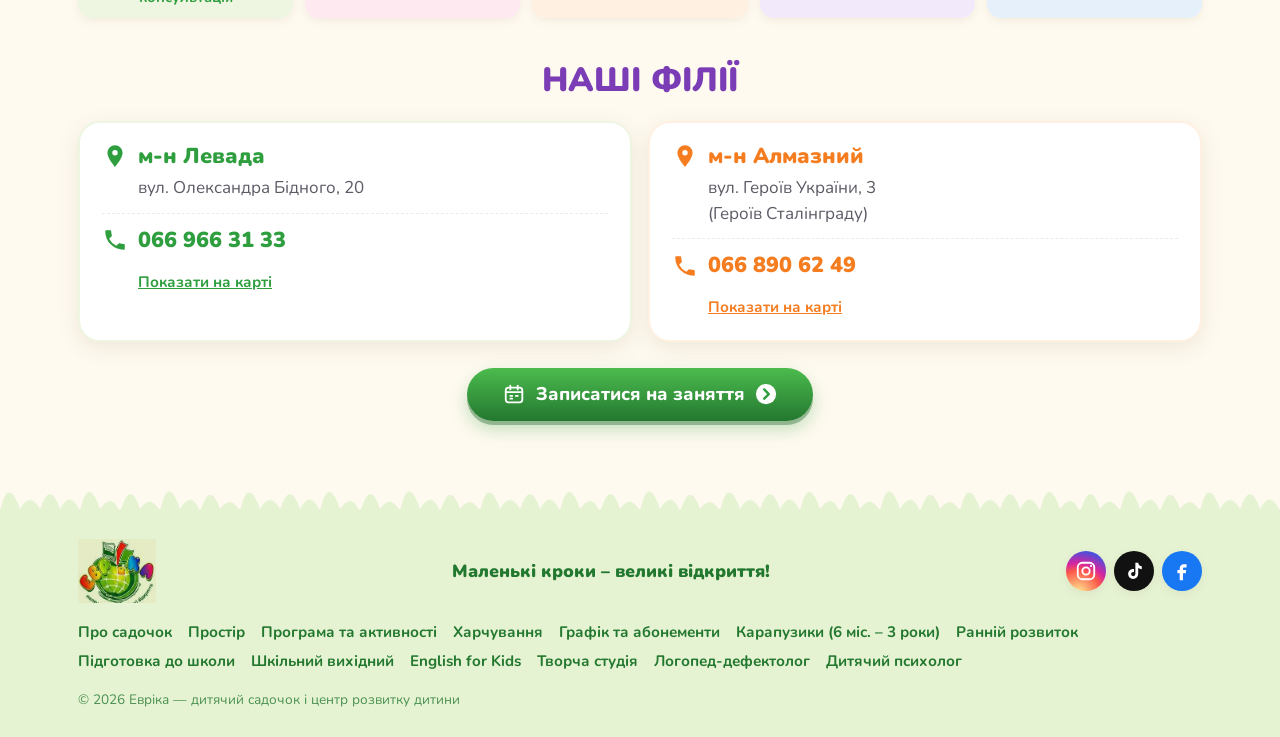
<file: psyholog.html>
<!doctype html>
<html lang="uk">
<head>
<meta charset="utf-8">
<meta name="viewport" content="width=device-width, initial-scale=1">
<title>Дитячий психолог — Евріка</title>
<meta name="description" content="Підтримка емоційного розвитку дитини: індивідуальні заняття, ігрова та арт-терапія, консультації для батьків.">
<meta name="theme-color" content="#2e9e3e">
<link rel="icon" href="img/evrik-sign.jpg">
<link rel="preconnect" href="https://fonts.googleapis.com">
<link rel="preconnect" href="https://fonts.gstatic.com" crossorigin>
<link href="https://fonts.googleapis.com/css2?family=Nunito:wght@500;600;700;800;900&display=swap&subset=cyrillic" rel="stylesheet">
<link rel="stylesheet" href="css/style.css">
</head>
<body>
<header class="site-header"><div class="wrap header-row"><a class="brand" href="index.html" aria-label="Евріка — на головну"><img src="img/logo.jpg" alt="Евріка — маленькі кроки, великі відкриття" width="195" height="160"></a><nav class="main-nav" id="main-nav" aria-label="Головне меню"><ul><li><a href="index.html">Головна</a></li><li class="has-sub"><button type="button" aria-expanded="false">Садочок</button><ul class="sub"><li><a href="sadochok.html">Про садочок</a></li><li><a href="prostir.html">Простір</a></li><li><a href="programa.html">Програма та активності</a></li><li><a href="harchuvannia.html">Харчування</a></li><li><a href="grafik.html">Графік та абонементи</a></li></ul></li><li class="has-sub is-active"><button type="button" aria-expanded="false">Заняття</button><ul class="sub"><li><a href="karapuzyky.html">Карапузики (6 міс. – 3 роки)</a></li><li><a href="rannii-rozvytok.html">Ранній розвиток</a></li><li><a href="pidgotovka.html">Підготовка до школи</a></li><li><a href="shkilnyi-vykhidnyi.html">Шкільний вихідний</a></li><li><a href="english.html">English for Kids</a></li><li><a href="tvorchist.html">Творча студія</a></li><li><a href="logoped.html">Логопед-дефектолог</a></li><li><a href="psyholog.html" aria-current="page">Дитячий психолог</a></li></ul></li><li><a href="#contacts">Контакти</a></li></ul><div class="socials"><a class="social social--ig" href="https://www.instagram.com/evrikapoltava/" target="_blank" rel="noopener" aria-label="Instagram" title="Instagram"><svg viewBox="0 0 24 24" fill="none" stroke="currentColor" stroke-width="2" aria-hidden="true"><rect x="3" y="3" width="18" height="18" rx="5"/><circle cx="12" cy="12" r="4"/><circle cx="17.5" cy="6.5" r="1.2" fill="currentColor" stroke="none"/></svg></a><a class="social social--tt" href="https://www.tiktok.com/@evrikapoltava13" target="_blank" rel="noopener" aria-label="TikTok" title="TikTok"><svg viewBox="0 0 24 24" fill="currentColor" aria-hidden="true"><path d="M16.6 3c.3 2.2 1.7 3.7 3.9 3.9v3.1a7.4 7.4 0 0 1-3.9-1.2v6.2c0 3.3-2.6 5.6-5.6 5.6a5.4 5.4 0 0 1-5.4-5.4c0-3.3 2.9-5.8 6.4-5.3v3.2c-1.6-.4-3.2.6-3.2 2.2a2.3 2.3 0 0 0 2.3 2.3c1.4 0 2.4-1 2.4-2.6V3h3.1Z"/></svg></a><a class="social social--fb" href="https://www.facebook.com/share/18oJuYd9eh/" target="_blank" rel="noopener" aria-label="Facebook" title="Facebook"><svg viewBox="0 0 24 24" fill="currentColor" aria-hidden="true"><path d="M14 8.1h3V4.5h-3c-2.8 0-4.5 1.8-4.5 4.6V11H7v3.5h2.5V22h3.6v-7.5H16l.6-3.5h-3.5V9.3c0-.8.4-1.2.9-1.2Z"/></svg></a></div></nav><div class="socials"><a class="social social--ig" href="https://www.instagram.com/evrikapoltava/" target="_blank" rel="noopener" aria-label="Instagram" title="Instagram"><svg viewBox="0 0 24 24" fill="none" stroke="currentColor" stroke-width="2" aria-hidden="true"><rect x="3" y="3" width="18" height="18" rx="5"/><circle cx="12" cy="12" r="4"/><circle cx="17.5" cy="6.5" r="1.2" fill="currentColor" stroke="none"/></svg></a><a class="social social--tt" href="https://www.tiktok.com/@evrikapoltava13" target="_blank" rel="noopener" aria-label="TikTok" title="TikTok"><svg viewBox="0 0 24 24" fill="currentColor" aria-hidden="true"><path d="M16.6 3c.3 2.2 1.7 3.7 3.9 3.9v3.1a7.4 7.4 0 0 1-3.9-1.2v6.2c0 3.3-2.6 5.6-5.6 5.6a5.4 5.4 0 0 1-5.4-5.4c0-3.3 2.9-5.8 6.4-5.3v3.2c-1.6-.4-3.2.6-3.2 2.2a2.3 2.3 0 0 0 2.3 2.3c1.4 0 2.4-1 2.4-2.6V3h3.1Z"/></svg></a><a class="social social--fb" href="https://www.facebook.com/share/18oJuYd9eh/" target="_blank" rel="noopener" aria-label="Facebook" title="Facebook"><svg viewBox="0 0 24 24" fill="currentColor" aria-hidden="true"><path d="M14 8.1h3V4.5h-3c-2.8 0-4.5 1.8-4.5 4.6V11H7v3.5h2.5V22h3.6v-7.5H16l.6-3.5h-3.5V9.3c0-.8.4-1.2.9-1.2Z"/></svg></a></div><div class="header-cta"><details class="call-menu call-menu--down"><summary class="btn" data-short="Запис"><svg viewBox="0 0 24 24" fill="none" stroke="currentColor" stroke-width="2.2" stroke-linecap="round" stroke-linejoin="round" aria-hidden="true"><path d="M4 20h4L19 9l-4-4L4 16v4Z"/><path d="m13.5 6.5 4 4"/></svg><span>Записатися</span></summary><div class="call-menu__pop"><p class="call-menu__hint">Оберіть філію:</p><a href="tel:+380669663133"><small>м-н Левада</small><b>066 966 31 33</b></a><a href="tel:+380668906249"><small>м-н Алмазний</small><b>066 890 62 49</b></a></div></details></div><button class="nav-toggle" type="button" aria-controls="main-nav" aria-expanded="false" aria-label="Меню"><svg viewBox="0 0 24 24" fill="none" stroke="currentColor" stroke-width="2.5" stroke-linecap="round" aria-hidden="true"><path d="M4 7h16M4 12h16M4 17h16"/></svg></button></div></header>
<main>
<section class="hero hero--split"><div class="wrap hero__grid"><div class="hero__text"><h1><span class="line c-purple">Дитячий</span><span class="line c-green">психолог</span></h1><p class="hero__tag hero__tag--pink">Підтримка емоційного розвитку дитини</p><p class="hero__lead">Дитячий психолог допомагає дитині краще розуміти свої емоції, поведінку та взаємодію з оточенням.</p></div><div class="hero__media"><img src="img/hero-psy.jpg" alt="Психолог працює з дитиною" width="680" height="520" fetchpriority="high"></div></div></section><section class="section "><div class="wrap"><div class="cols"><div class="stack"><div class="card t-orange reveal"><h3 class="caps">Звернення до психолога рекомендоване, якщо дитина:</h3><ul class="icon-list "><li><span class="ic" aria-hidden="true">🙁</span><span>має труднощі з адаптацією</span></li><li><span class="ic" aria-hidden="true">⛈️</span><span>проявляє підвищену тривожність або страхи</span></li><li><span class="ic" aria-hidden="true">👥</span><span>має складнощі у спілкуванні з однолітками</span></li><li><span class="ic" aria-hidden="true">😣</span><span>емоційно реагує надто гостро або навпаки замкнена</span></li><li><span class="ic" aria-hidden="true">💙</span><span>переживає стресові ситуації</span></li></ul></div><div class="card t-purple reveal"><h3 class="caps">У роботі використовуємо:</h3><ul class="icon-list "><li><span class="ic" aria-hidden="true">🧩</span><span>індивідуальні психологічні заняття</span></li><li><span class="ic" aria-hidden="true">🧸</span><span>ігрову терапію</span></li><li><span class="ic" aria-hidden="true">🎨</span><span>арт-терапію (малювання, творчі вправи)</span></li><li><span class="ic" aria-hidden="true">💬</span><span>консультації для батьків</span></li><li><span class="ic" aria-hidden="true">🏠</span><span>рекомендації щодо взаємодії з дитиною вдома</span></li></ul></div><div class="info t-pink reveal"><span class="info__icon" aria-hidden="true">⏰</span><div><strong style="color:var(--text)">Тривалість заняття з дитячим психологом —</strong> <strong class="c-pink" style="font-size:1.2em">до 1 години</strong></div></div></div><div class="stack"><div class="card t-green reveal"><h3 class="caps" style="text-align:left">Формат роботи</h3><ul class="check-list"><li>заняття з дитячим психологом проходять в індивідуальному форматі</li><li>програма підбирається відповідно до запиту батьків та потреб дитини</li><li>структура занять визначається індивідуально</li></ul><hr class="sep"><ul class="icon-list "><li><span class="ic" aria-hidden="true">👩‍👧</span><span>На первинній консультації за потреби може бути присутня мама або один із батьків.</span></li><li><span class="ic" aria-hidden="true">🧑</span><span>Подальша присутність дорослого на заняттях визначається індивідуально, залежно від запиту та емоційного стану дитини.</span></li><li><span class="ic" aria-hidden="true">💜</span><span>У деяких випадках батьки можуть бути присутні частково або на окремих етапах заняття, якщо це необхідно для комфорту та адаптації дитини.</span></li></ul></div><div class="goal goal--blue reveal"><div class="goal__icon" aria-hidden="true">🎯</div><div><h2>Мета програми</h2><p>Підтримати емоційний розвиток дитини, допомогти їй краще розуміти себе, будувати здорові взаємини та почуватися впевнено й безпечно.</p></div></div></div></div></div></section><section class="section section--tight"><div class="wrap"><div class="gallery gallery--5 reveal"><figure class="t-green"><img src="img/psy-1.jpg" alt="Індивідуальна консультація" loading="lazy" width="300" height="250"><figcaption>Індивідуальна консультація</figcaption></figure><figure class="t-pink"><img src="img/psy-2.jpg" alt="Робота з емоціями" loading="lazy" width="300" height="250"><figcaption>Робота з емоціями</figcaption></figure><figure class="t-orange"><img src="img/psy-3.jpg" alt="Арт-терапія та малювання" loading="lazy" width="300" height="250"><figcaption>Арт-терапія та малювання</figcaption></figure><figure class="t-purple"><img src="img/psy-4.jpg" alt="Діалог та підтримка" loading="lazy" width="300" height="250"><figcaption>Діалог та підтримка</figcaption></figure><figure class="t-blue"><img src="img/psy-5.jpg" alt="Ігрові методики через гру" loading="lazy" width="300" height="250"><figcaption>Ігрові методики через гру</figcaption></figure></div></div></section>
<section class="branches" id="contacts"><div class="wrap"><h2 class="section-title">Наші філії</h2><div class="branch-grid"><article class="branch reveal"><h3><svg viewBox="0 0 24 24" fill="currentColor" aria-hidden="true"><path d="M12 2a7 7 0 0 0-7 7c0 5.2 7 13 7 13s7-7.8 7-13a7 7 0 0 0-7-7Zm0 9.5A2.5 2.5 0 1 1 12 6.5a2.5 2.5 0 0 1 0 5Z"/></svg>м-н Левада</h3><address>вул. Олександра Бідного, 20</address><a class="tel" href="tel:+380669663133"><svg viewBox="0 0 24 24" fill="currentColor" aria-hidden="true"><path d="M6.6 10.8a15.1 15.1 0 0 0 6.6 6.6l2.2-2.2c.3-.3.7-.4 1-.2 1.1.4 2.3.6 3.6.6.6 0 1 .4 1 1V20c0 .6-.4 1-1 1A17 17 0 0 1 3 4c0-.6.4-1 1-1h3.5c.6 0 1 .4 1 1 0 1.2.2 2.4.6 3.6.1.3 0 .7-.2 1l-2.3 2.2Z"/></svg><span>066 966 31 33</span></a><a class="map" href="https://www.google.com/maps/search/?api=1&query=%D0%B2%D1%83%D0%BB.%20%D0%9E%D0%BB%D0%B5%D0%BA%D1%81%D0%B0%D0%BD%D0%B4%D1%80%D0%B0%20%D0%91%D1%96%D0%B4%D0%BD%D0%BE%D0%B3%D0%BE%2C%2020%2C%20%D0%9F%D0%BE%D0%BB%D1%82%D0%B0%D0%B2%D0%B0" target="_blank" rel="noopener">Показати на карті</a></article><article class="branch branch--alt reveal"><h3><svg viewBox="0 0 24 24" fill="currentColor" aria-hidden="true"><path d="M12 2a7 7 0 0 0-7 7c0 5.2 7 13 7 13s7-7.8 7-13a7 7 0 0 0-7-7Zm0 9.5A2.5 2.5 0 1 1 12 6.5a2.5 2.5 0 0 1 0 5Z"/></svg>м-н Алмазний</h3><address>вул. Героїв України, 3<br>(Героїв Сталінграду)</address><a class="tel" href="tel:+380668906249"><svg viewBox="0 0 24 24" fill="currentColor" aria-hidden="true"><path d="M6.6 10.8a15.1 15.1 0 0 0 6.6 6.6l2.2-2.2c.3-.3.7-.4 1-.2 1.1.4 2.3.6 3.6.6.6 0 1 .4 1 1V20c0 .6-.4 1-1 1A17 17 0 0 1 3 4c0-.6.4-1 1-1h3.5c.6 0 1 .4 1 1 0 1.2.2 2.4.6 3.6.1.3 0 .7-.2 1l-2.3 2.2Z"/></svg><span>066 890 62 49</span></a><a class="map" href="https://www.google.com/maps/search/?api=1&query=%D0%B2%D1%83%D0%BB.%20%D0%93%D0%B5%D1%80%D0%BE%D1%97%D0%B2%20%D0%A3%D0%BA%D1%80%D0%B0%D1%97%D0%BD%D0%B8%2C%203%2C%20%D0%9F%D0%BE%D0%BB%D1%82%D0%B0%D0%B2%D0%B0" target="_blank" rel="noopener">Показати на карті</a></article></div><div class="footer-cta"><details class="call-menu"><summary class="btn btn--green btn--lg"><svg viewBox="0 0 24 24" fill="none" stroke="currentColor" stroke-width="2" stroke-linecap="round" aria-hidden="true"><rect x="3" y="5" width="18" height="16" rx="3"/><path d="M3 10h18M8 3v4M16 3v4M8 14h2M14 14h2M8 17h2"/></svg><span>Записатися на заняття</span><svg viewBox="0 0 24 24" aria-hidden="true"><circle cx="12" cy="12" r="11" fill="#fff"/><path d="m10 7 5 5-5 5" fill="none" stroke="#2e9e3e" stroke-width="2.6" stroke-linecap="round" stroke-linejoin="round"/></svg></summary><div class="call-menu__pop"><p class="call-menu__hint">Оберіть філію:</p><a href="tel:+380669663133"><small>м-н Левада</small><b>066 966 31 33</b></a><a href="tel:+380668906249"><small>м-н Алмазний</small><b>066 890 62 49</b></a></div></details></div></div></section>
</main>
<footer class="site-footer"><div class="wrap"><div class="footer-row"><a class="brand" href="index.html"><img src="img/logo.jpg" alt="Евріка" width="195" height="160"></a><p class="footer-motto">Маленькі кроки – великі відкриття!</p><div class="socials"><a class="social social--ig" href="https://www.instagram.com/evrikapoltava/" target="_blank" rel="noopener" aria-label="Instagram" title="Instagram"><svg viewBox="0 0 24 24" fill="none" stroke="currentColor" stroke-width="2" aria-hidden="true"><rect x="3" y="3" width="18" height="18" rx="5"/><circle cx="12" cy="12" r="4"/><circle cx="17.5" cy="6.5" r="1.2" fill="currentColor" stroke="none"/></svg></a><a class="social social--tt" href="https://www.tiktok.com/@evrikapoltava13" target="_blank" rel="noopener" aria-label="TikTok" title="TikTok"><svg viewBox="0 0 24 24" fill="currentColor" aria-hidden="true"><path d="M16.6 3c.3 2.2 1.7 3.7 3.9 3.9v3.1a7.4 7.4 0 0 1-3.9-1.2v6.2c0 3.3-2.6 5.6-5.6 5.6a5.4 5.4 0 0 1-5.4-5.4c0-3.3 2.9-5.8 6.4-5.3v3.2c-1.6-.4-3.2.6-3.2 2.2a2.3 2.3 0 0 0 2.3 2.3c1.4 0 2.4-1 2.4-2.6V3h3.1Z"/></svg></a><a class="social social--fb" href="https://www.facebook.com/share/18oJuYd9eh/" target="_blank" rel="noopener" aria-label="Facebook" title="Facebook"><svg viewBox="0 0 24 24" fill="currentColor" aria-hidden="true"><path d="M14 8.1h3V4.5h-3c-2.8 0-4.5 1.8-4.5 4.6V11H7v3.5h2.5V22h3.6v-7.5H16l.6-3.5h-3.5V9.3c0-.8.4-1.2.9-1.2Z"/></svg></a></div></div><ul class="footer-links"><li><a href="sadochok.html">Про садочок</a></li><li><a href="prostir.html">Простір</a></li><li><a href="programa.html">Програма та активності</a></li><li><a href="harchuvannia.html">Харчування</a></li><li><a href="grafik.html">Графік та абонементи</a></li><li><a href="karapuzyky.html">Карапузики (6 міс. – 3 роки)</a></li><li><a href="rannii-rozvytok.html">Ранній розвиток</a></li><li><a href="pidgotovka.html">Підготовка до школи</a></li><li><a href="shkilnyi-vykhidnyi.html">Шкільний вихідний</a></li><li><a href="english.html">English for Kids</a></li><li><a href="tvorchist.html">Творча студія</a></li><li><a href="logoped.html">Логопед-дефектолог</a></li><li><a href="psyholog.html">Дитячий психолог</a></li></ul><p class="copy">© <span id="year">2026</span> Евріка — дитячий садочок і центр розвитку дитини</p></div></footer>
<script src="js/main.js"></script>
</body>
</html>
</file>
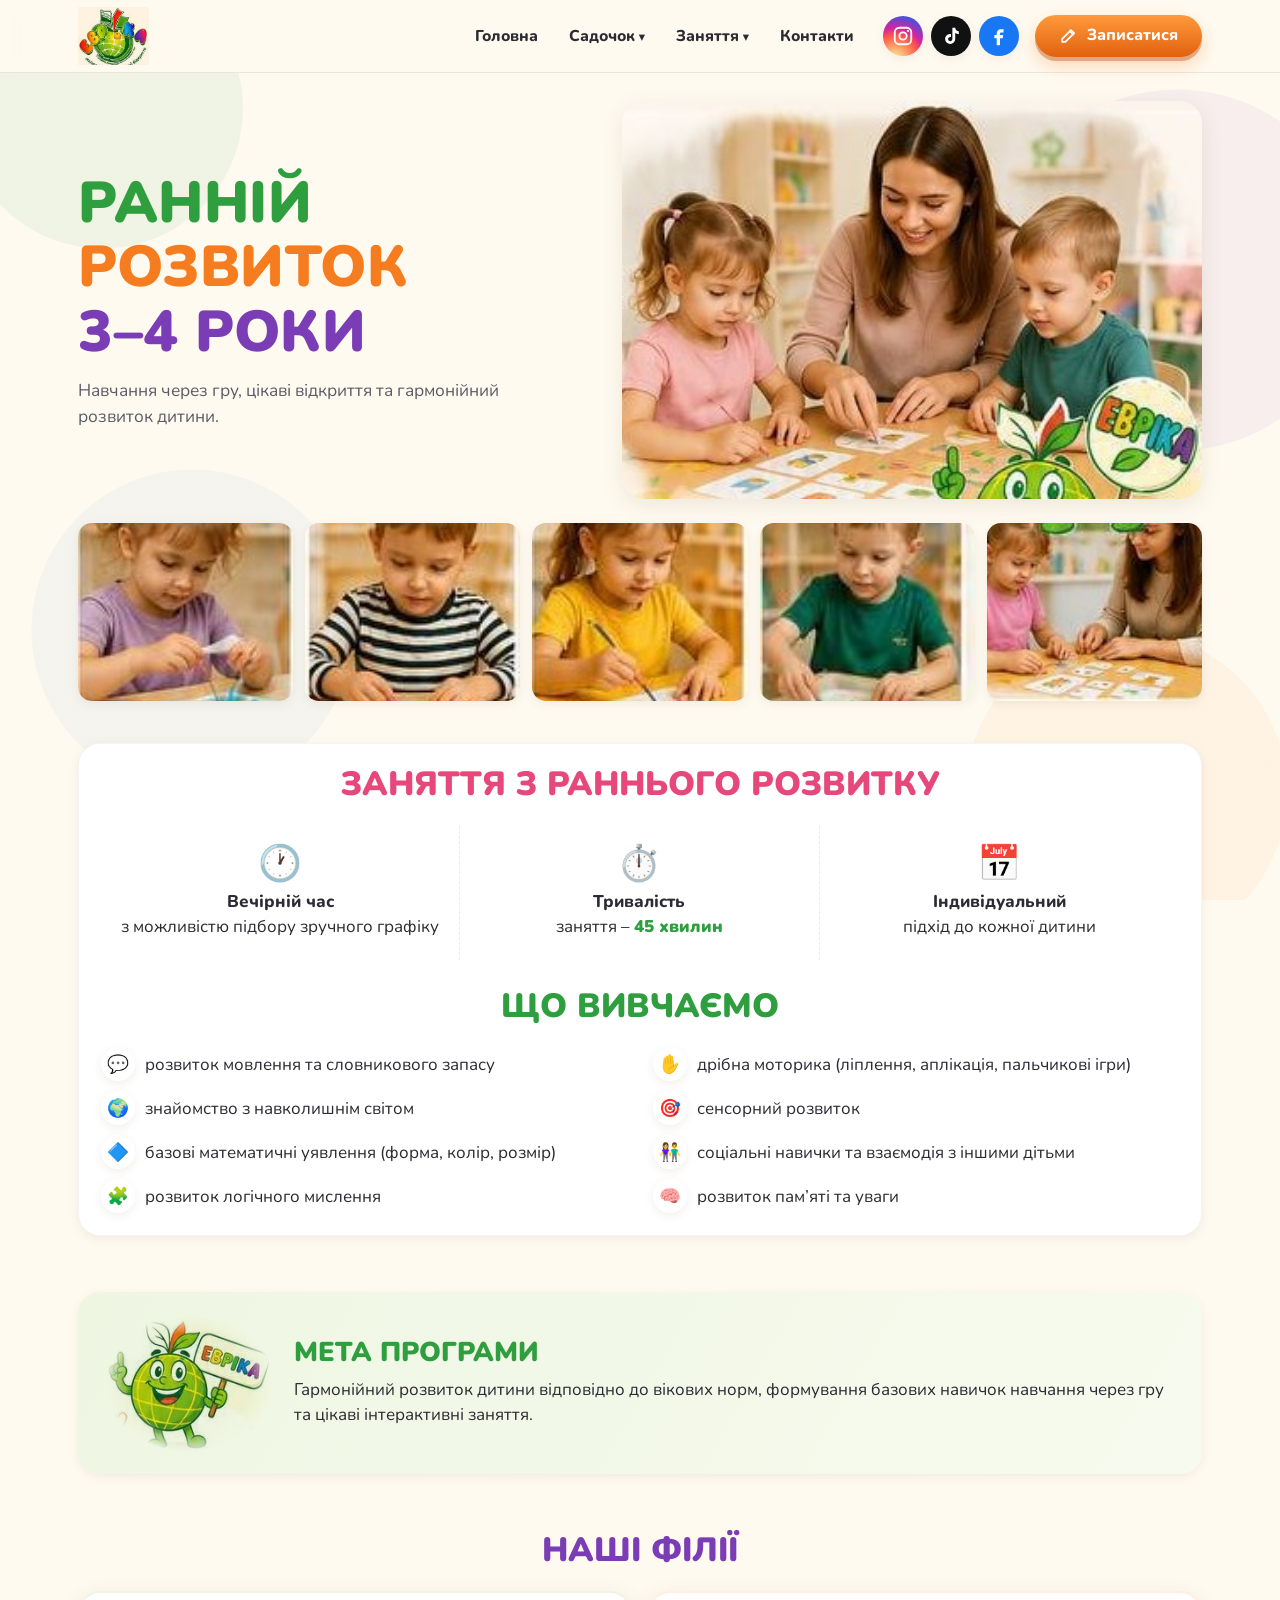
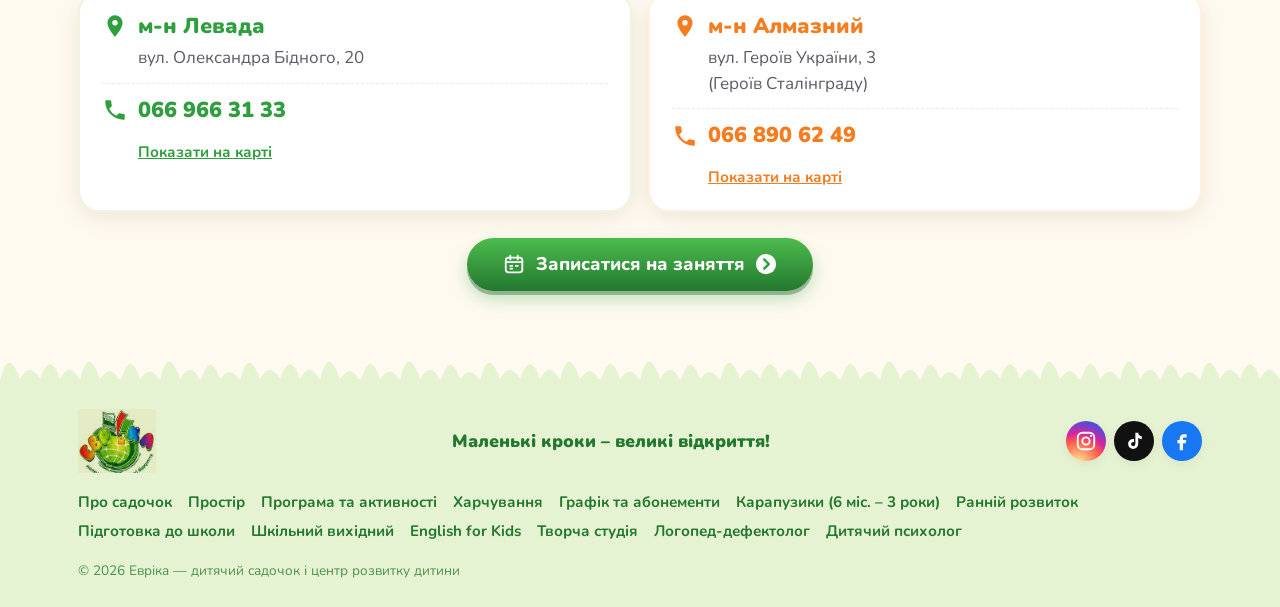
<file: rannii-rozvytok.html>
<!doctype html>
<html lang="uk">
<head>
<meta charset="utf-8">
<meta name="viewport" content="width=device-width, initial-scale=1">
<title>Ранній розвиток 3–4 роки — Евріка</title>
<meta name="description" content="Заняття з раннього розвитку для дітей 3–4 років: мовлення, логіка, моторика, сенсорика. 45 хвилин у вечірній час.">
<meta name="theme-color" content="#2e9e3e">
<link rel="icon" href="img/evrik-sign.jpg">
<link rel="preconnect" href="https://fonts.googleapis.com">
<link rel="preconnect" href="https://fonts.gstatic.com" crossorigin>
<link href="https://fonts.googleapis.com/css2?family=Nunito:wght@500;600;700;800;900&display=swap&subset=cyrillic" rel="stylesheet">
<link rel="stylesheet" href="css/style.css">
</head>
<body>
<header class="site-header"><div class="wrap header-row"><a class="brand" href="index.html" aria-label="Евріка — на головну"><img src="img/logo.jpg" alt="Евріка — маленькі кроки, великі відкриття" width="195" height="160"></a><nav class="main-nav" id="main-nav" aria-label="Головне меню"><ul><li><a href="index.html">Головна</a></li><li class="has-sub"><button type="button" aria-expanded="false">Садочок</button><ul class="sub"><li><a href="sadochok.html">Про садочок</a></li><li><a href="prostir.html">Простір</a></li><li><a href="programa.html">Програма та активності</a></li><li><a href="harchuvannia.html">Харчування</a></li><li><a href="grafik.html">Графік та абонементи</a></li></ul></li><li class="has-sub is-active"><button type="button" aria-expanded="false">Заняття</button><ul class="sub"><li><a href="karapuzyky.html">Карапузики (6 міс. – 3 роки)</a></li><li><a href="rannii-rozvytok.html" aria-current="page">Ранній розвиток</a></li><li><a href="pidgotovka.html">Підготовка до школи</a></li><li><a href="shkilnyi-vykhidnyi.html">Шкільний вихідний</a></li><li><a href="english.html">English for Kids</a></li><li><a href="tvorchist.html">Творча студія</a></li><li><a href="logoped.html">Логопед-дефектолог</a></li><li><a href="psyholog.html">Дитячий психолог</a></li></ul></li><li><a href="#contacts">Контакти</a></li></ul><div class="socials"><a class="social social--ig" href="https://www.instagram.com/evrikapoltava/" target="_blank" rel="noopener" aria-label="Instagram" title="Instagram"><svg viewBox="0 0 24 24" fill="none" stroke="currentColor" stroke-width="2" aria-hidden="true"><rect x="3" y="3" width="18" height="18" rx="5"/><circle cx="12" cy="12" r="4"/><circle cx="17.5" cy="6.5" r="1.2" fill="currentColor" stroke="none"/></svg></a><a class="social social--tt" href="https://www.tiktok.com/@evrikapoltava13" target="_blank" rel="noopener" aria-label="TikTok" title="TikTok"><svg viewBox="0 0 24 24" fill="currentColor" aria-hidden="true"><path d="M16.6 3c.3 2.2 1.7 3.7 3.9 3.9v3.1a7.4 7.4 0 0 1-3.9-1.2v6.2c0 3.3-2.6 5.6-5.6 5.6a5.4 5.4 0 0 1-5.4-5.4c0-3.3 2.9-5.8 6.4-5.3v3.2c-1.6-.4-3.2.6-3.2 2.2a2.3 2.3 0 0 0 2.3 2.3c1.4 0 2.4-1 2.4-2.6V3h3.1Z"/></svg></a><a class="social social--fb" href="https://www.facebook.com/share/18oJuYd9eh/" target="_blank" rel="noopener" aria-label="Facebook" title="Facebook"><svg viewBox="0 0 24 24" fill="currentColor" aria-hidden="true"><path d="M14 8.1h3V4.5h-3c-2.8 0-4.5 1.8-4.5 4.6V11H7v3.5h2.5V22h3.6v-7.5H16l.6-3.5h-3.5V9.3c0-.8.4-1.2.9-1.2Z"/></svg></a></div></nav><div class="socials"><a class="social social--ig" href="https://www.instagram.com/evrikapoltava/" target="_blank" rel="noopener" aria-label="Instagram" title="Instagram"><svg viewBox="0 0 24 24" fill="none" stroke="currentColor" stroke-width="2" aria-hidden="true"><rect x="3" y="3" width="18" height="18" rx="5"/><circle cx="12" cy="12" r="4"/><circle cx="17.5" cy="6.5" r="1.2" fill="currentColor" stroke="none"/></svg></a><a class="social social--tt" href="https://www.tiktok.com/@evrikapoltava13" target="_blank" rel="noopener" aria-label="TikTok" title="TikTok"><svg viewBox="0 0 24 24" fill="currentColor" aria-hidden="true"><path d="M16.6 3c.3 2.2 1.7 3.7 3.9 3.9v3.1a7.4 7.4 0 0 1-3.9-1.2v6.2c0 3.3-2.6 5.6-5.6 5.6a5.4 5.4 0 0 1-5.4-5.4c0-3.3 2.9-5.8 6.4-5.3v3.2c-1.6-.4-3.2.6-3.2 2.2a2.3 2.3 0 0 0 2.3 2.3c1.4 0 2.4-1 2.4-2.6V3h3.1Z"/></svg></a><a class="social social--fb" href="https://www.facebook.com/share/18oJuYd9eh/" target="_blank" rel="noopener" aria-label="Facebook" title="Facebook"><svg viewBox="0 0 24 24" fill="currentColor" aria-hidden="true"><path d="M14 8.1h3V4.5h-3c-2.8 0-4.5 1.8-4.5 4.6V11H7v3.5h2.5V22h3.6v-7.5H16l.6-3.5h-3.5V9.3c0-.8.4-1.2.9-1.2Z"/></svg></a></div><div class="header-cta"><details class="call-menu call-menu--down"><summary class="btn" data-short="Запис"><svg viewBox="0 0 24 24" fill="none" stroke="currentColor" stroke-width="2.2" stroke-linecap="round" stroke-linejoin="round" aria-hidden="true"><path d="M4 20h4L19 9l-4-4L4 16v4Z"/><path d="m13.5 6.5 4 4"/></svg><span>Записатися</span></summary><div class="call-menu__pop"><p class="call-menu__hint">Оберіть філію:</p><a href="tel:+380669663133"><small>м-н Левада</small><b>066 966 31 33</b></a><a href="tel:+380668906249"><small>м-н Алмазний</small><b>066 890 62 49</b></a></div></details></div><button class="nav-toggle" type="button" aria-controls="main-nav" aria-expanded="false" aria-label="Меню"><svg viewBox="0 0 24 24" fill="none" stroke="currentColor" stroke-width="2.5" stroke-linecap="round" aria-hidden="true"><path d="M4 7h16M4 12h16M4 17h16"/></svg></button></div></header>
<main>
<section class="hero hero--split"><div class="wrap hero__grid"><div class="hero__text"><h1><span class="line c-green">Ранній</span><span class="line c-orange">розвиток</span><span class="line c-purple">3–4 роки</span></h1><p class="hero__lead">Навчання через гру, цікаві відкриття та гармонійний розвиток дитини.</p></div><div class="hero__media"><img src="img/hero-early.jpg" alt="Педагог займається з дітьми" width="680" height="520" fetchpriority="high"></div></div></section><section class="section section--tight"><div class="wrap"><div class="gallery gallery--5 reveal"><figure><img src="img/early-1.jpg" alt="" loading="lazy" width="300" height="250"></figure><figure><img src="img/early-2.jpg" alt="" loading="lazy" width="300" height="250"></figure><figure><img src="img/early-3.jpg" alt="" loading="lazy" width="300" height="250"></figure><figure><img src="img/early-4.jpg" alt="" loading="lazy" width="300" height="250"></figure><figure><img src="img/early-5.jpg" alt="" loading="lazy" width="300" height="250"></figure></div></div></section><section class="section "><div class="wrap"><div class="card card--white reveal"><h2 class="section-title section-title--pink">Заняття з раннього розвитку</h2><div class="stats stats--3 stats--flat"><div class="stat"><div class="stat__icon" aria-hidden="true">🕐</div><strong>Вечірній час</strong>з можливістю підбору зручного графіку</div><div class="stat"><div class="stat__icon" aria-hidden="true">⏱️</div><strong>Тривалість</strong>заняття – <span class="hl">45 хвилин</span></div><div class="stat"><div class="stat__icon" aria-hidden="true">📅</div><strong>Індивідуальний</strong>підхід до кожної дитини</div></div><h2 class="section-title section-title--green" style="margin-top:28px">Що вивчаємо</h2><ul class="icon-list icon-list--2"><li><span class="ic" aria-hidden="true">💬</span><span>розвиток мовлення та словникового запасу</span></li><li><span class="ic" aria-hidden="true">✋</span><span>дрібна моторика (ліплення, аплікація, пальчикові ігри)</span></li><li><span class="ic" aria-hidden="true">🌍</span><span>знайомство з навколишнім світом</span></li><li><span class="ic" aria-hidden="true">🎯</span><span>сенсорний розвиток</span></li><li><span class="ic" aria-hidden="true">🔷</span><span>базові математичні уявлення (форма, колір, розмір)</span></li><li><span class="ic" aria-hidden="true">👫</span><span>соціальні навички та взаємодія з іншими дітьми</span></li><li><span class="ic" aria-hidden="true">🧩</span><span>розвиток логічного мислення</span></li><li><span class="ic" aria-hidden="true">🧠</span><span>розвиток пам’яті та уваги</span></li></ul></div></div></section><section class="section "><div class="wrap"><div class="goal reveal"><div class="goal__icon" aria-hidden="true"><img src="img/evrik-hello.jpg" alt="" loading="lazy" width="170" height="160"></div><div><h2>Мета програми</h2><p>Гармонійний розвиток дитини відповідно до вікових норм, формування базових навичок навчання через гру та цікаві інтерактивні заняття.</p></div></div></div></section>
<section class="branches" id="contacts"><div class="wrap"><h2 class="section-title">Наші філії</h2><div class="branch-grid"><article class="branch reveal"><h3><svg viewBox="0 0 24 24" fill="currentColor" aria-hidden="true"><path d="M12 2a7 7 0 0 0-7 7c0 5.2 7 13 7 13s7-7.8 7-13a7 7 0 0 0-7-7Zm0 9.5A2.5 2.5 0 1 1 12 6.5a2.5 2.5 0 0 1 0 5Z"/></svg>м-н Левада</h3><address>вул. Олександра Бідного, 20</address><a class="tel" href="tel:+380669663133"><svg viewBox="0 0 24 24" fill="currentColor" aria-hidden="true"><path d="M6.6 10.8a15.1 15.1 0 0 0 6.6 6.6l2.2-2.2c.3-.3.7-.4 1-.2 1.1.4 2.3.6 3.6.6.6 0 1 .4 1 1V20c0 .6-.4 1-1 1A17 17 0 0 1 3 4c0-.6.4-1 1-1h3.5c.6 0 1 .4 1 1 0 1.2.2 2.4.6 3.6.1.3 0 .7-.2 1l-2.3 2.2Z"/></svg><span>066 966 31 33</span></a><a class="map" href="https://www.google.com/maps/search/?api=1&query=%D0%B2%D1%83%D0%BB.%20%D0%9E%D0%BB%D0%B5%D0%BA%D1%81%D0%B0%D0%BD%D0%B4%D1%80%D0%B0%20%D0%91%D1%96%D0%B4%D0%BD%D0%BE%D0%B3%D0%BE%2C%2020%2C%20%D0%9F%D0%BE%D0%BB%D1%82%D0%B0%D0%B2%D0%B0" target="_blank" rel="noopener">Показати на карті</a></article><article class="branch branch--alt reveal"><h3><svg viewBox="0 0 24 24" fill="currentColor" aria-hidden="true"><path d="M12 2a7 7 0 0 0-7 7c0 5.2 7 13 7 13s7-7.8 7-13a7 7 0 0 0-7-7Zm0 9.5A2.5 2.5 0 1 1 12 6.5a2.5 2.5 0 0 1 0 5Z"/></svg>м-н Алмазний</h3><address>вул. Героїв України, 3<br>(Героїв Сталінграду)</address><a class="tel" href="tel:+380668906249"><svg viewBox="0 0 24 24" fill="currentColor" aria-hidden="true"><path d="M6.6 10.8a15.1 15.1 0 0 0 6.6 6.6l2.2-2.2c.3-.3.7-.4 1-.2 1.1.4 2.3.6 3.6.6.6 0 1 .4 1 1V20c0 .6-.4 1-1 1A17 17 0 0 1 3 4c0-.6.4-1 1-1h3.5c.6 0 1 .4 1 1 0 1.2.2 2.4.6 3.6.1.3 0 .7-.2 1l-2.3 2.2Z"/></svg><span>066 890 62 49</span></a><a class="map" href="https://www.google.com/maps/search/?api=1&query=%D0%B2%D1%83%D0%BB.%20%D0%93%D0%B5%D1%80%D0%BE%D1%97%D0%B2%20%D0%A3%D0%BA%D1%80%D0%B0%D1%97%D0%BD%D0%B8%2C%203%2C%20%D0%9F%D0%BE%D0%BB%D1%82%D0%B0%D0%B2%D0%B0" target="_blank" rel="noopener">Показати на карті</a></article></div><div class="footer-cta"><details class="call-menu"><summary class="btn btn--green btn--lg"><svg viewBox="0 0 24 24" fill="none" stroke="currentColor" stroke-width="2" stroke-linecap="round" aria-hidden="true"><rect x="3" y="5" width="18" height="16" rx="3"/><path d="M3 10h18M8 3v4M16 3v4M8 14h2M14 14h2M8 17h2"/></svg><span>Записатися на заняття</span><svg viewBox="0 0 24 24" aria-hidden="true"><circle cx="12" cy="12" r="11" fill="#fff"/><path d="m10 7 5 5-5 5" fill="none" stroke="#2e9e3e" stroke-width="2.6" stroke-linecap="round" stroke-linejoin="round"/></svg></summary><div class="call-menu__pop"><p class="call-menu__hint">Оберіть філію:</p><a href="tel:+380669663133"><small>м-н Левада</small><b>066 966 31 33</b></a><a href="tel:+380668906249"><small>м-н Алмазний</small><b>066 890 62 49</b></a></div></details></div></div></section>
</main>
<footer class="site-footer"><div class="wrap"><div class="footer-row"><a class="brand" href="index.html"><img src="img/logo.jpg" alt="Евріка" width="195" height="160"></a><p class="footer-motto">Маленькі кроки – великі відкриття!</p><div class="socials"><a class="social social--ig" href="https://www.instagram.com/evrikapoltava/" target="_blank" rel="noopener" aria-label="Instagram" title="Instagram"><svg viewBox="0 0 24 24" fill="none" stroke="currentColor" stroke-width="2" aria-hidden="true"><rect x="3" y="3" width="18" height="18" rx="5"/><circle cx="12" cy="12" r="4"/><circle cx="17.5" cy="6.5" r="1.2" fill="currentColor" stroke="none"/></svg></a><a class="social social--tt" href="https://www.tiktok.com/@evrikapoltava13" target="_blank" rel="noopener" aria-label="TikTok" title="TikTok"><svg viewBox="0 0 24 24" fill="currentColor" aria-hidden="true"><path d="M16.6 3c.3 2.2 1.7 3.7 3.9 3.9v3.1a7.4 7.4 0 0 1-3.9-1.2v6.2c0 3.3-2.6 5.6-5.6 5.6a5.4 5.4 0 0 1-5.4-5.4c0-3.3 2.9-5.8 6.4-5.3v3.2c-1.6-.4-3.2.6-3.2 2.2a2.3 2.3 0 0 0 2.3 2.3c1.4 0 2.4-1 2.4-2.6V3h3.1Z"/></svg></a><a class="social social--fb" href="https://www.facebook.com/share/18oJuYd9eh/" target="_blank" rel="noopener" aria-label="Facebook" title="Facebook"><svg viewBox="0 0 24 24" fill="currentColor" aria-hidden="true"><path d="M14 8.1h3V4.5h-3c-2.8 0-4.5 1.8-4.5 4.6V11H7v3.5h2.5V22h3.6v-7.5H16l.6-3.5h-3.5V9.3c0-.8.4-1.2.9-1.2Z"/></svg></a></div></div><ul class="footer-links"><li><a href="sadochok.html">Про садочок</a></li><li><a href="prostir.html">Простір</a></li><li><a href="programa.html">Програма та активності</a></li><li><a href="harchuvannia.html">Харчування</a></li><li><a href="grafik.html">Графік та абонементи</a></li><li><a href="karapuzyky.html">Карапузики (6 міс. – 3 роки)</a></li><li><a href="rannii-rozvytok.html">Ранній розвиток</a></li><li><a href="pidgotovka.html">Підготовка до школи</a></li><li><a href="shkilnyi-vykhidnyi.html">Шкільний вихідний</a></li><li><a href="english.html">English for Kids</a></li><li><a href="tvorchist.html">Творча студія</a></li><li><a href="logoped.html">Логопед-дефектолог</a></li><li><a href="psyholog.html">Дитячий психолог</a></li></ul><p class="copy">© <span id="year">2026</span> Евріка — дитячий садочок і центр розвитку дитини</p></div></footer>
<script src="js/main.js"></script>
</body>
</html>
</file>
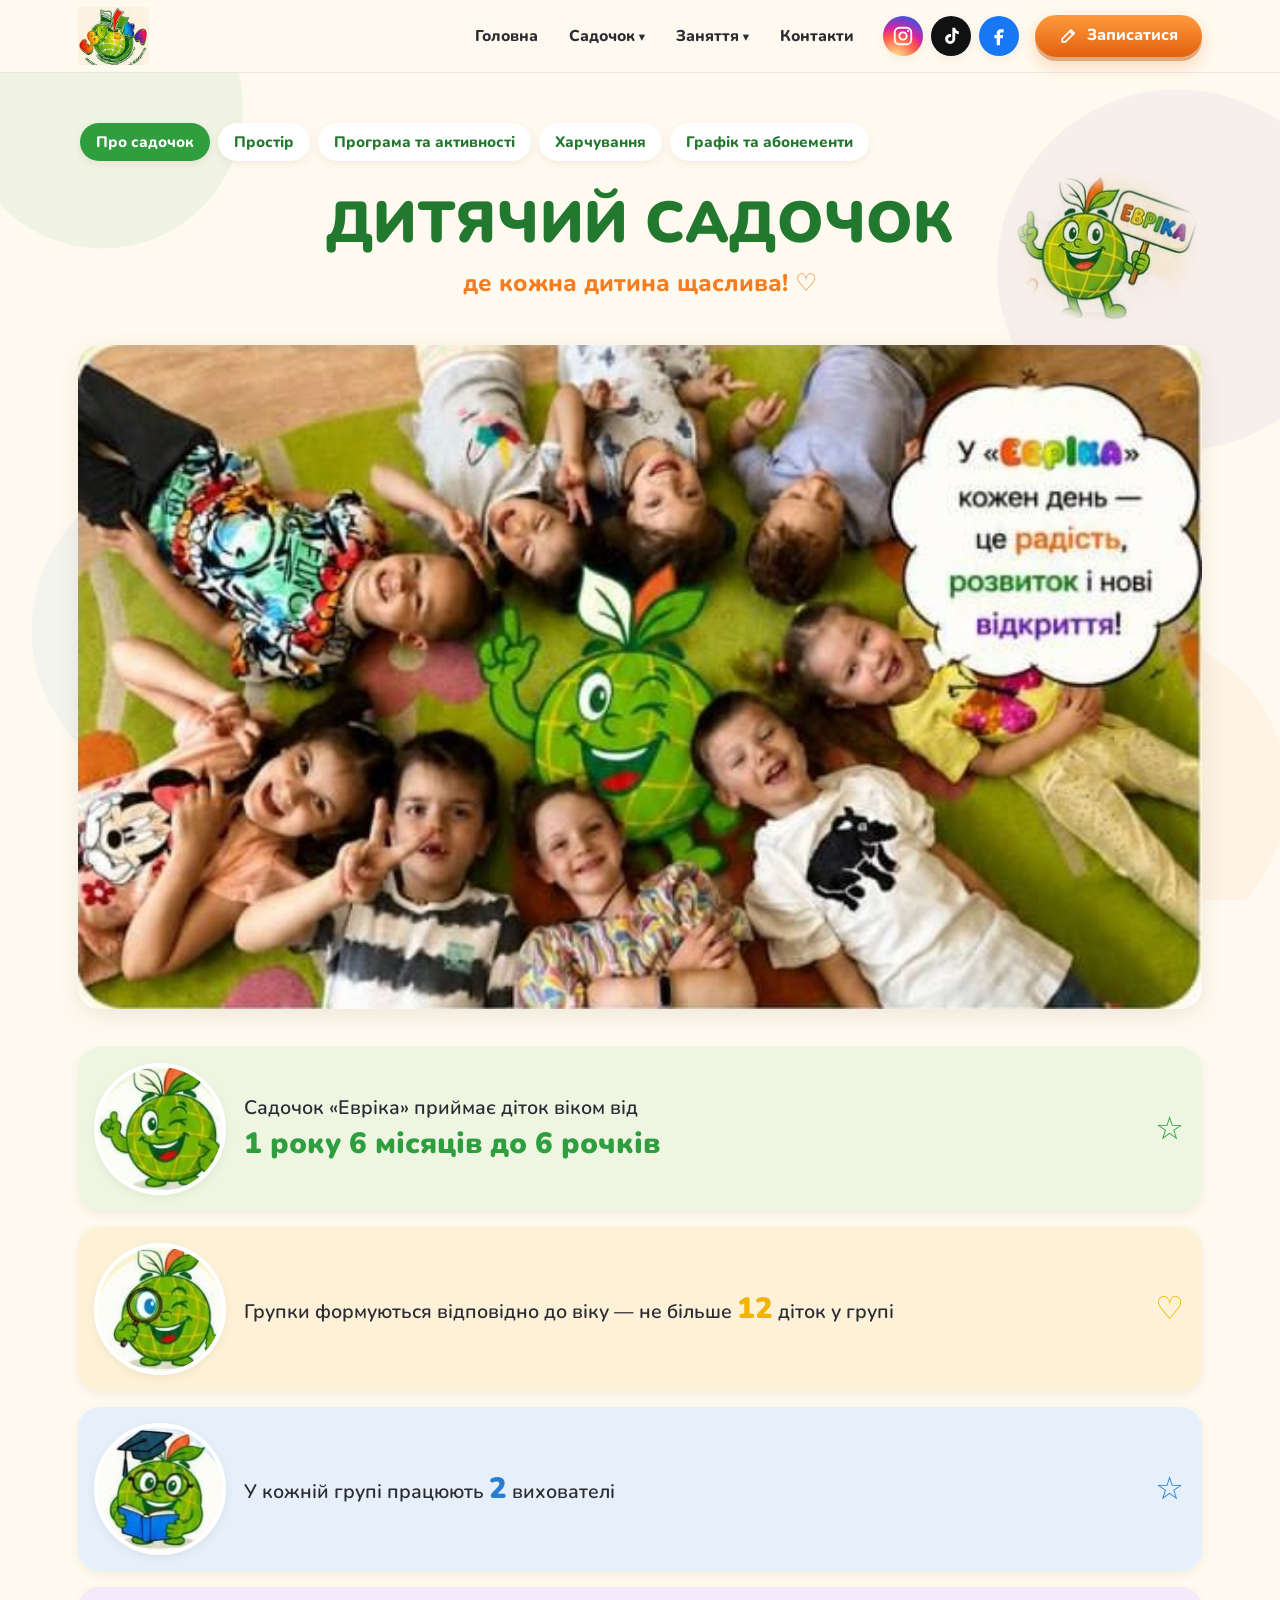
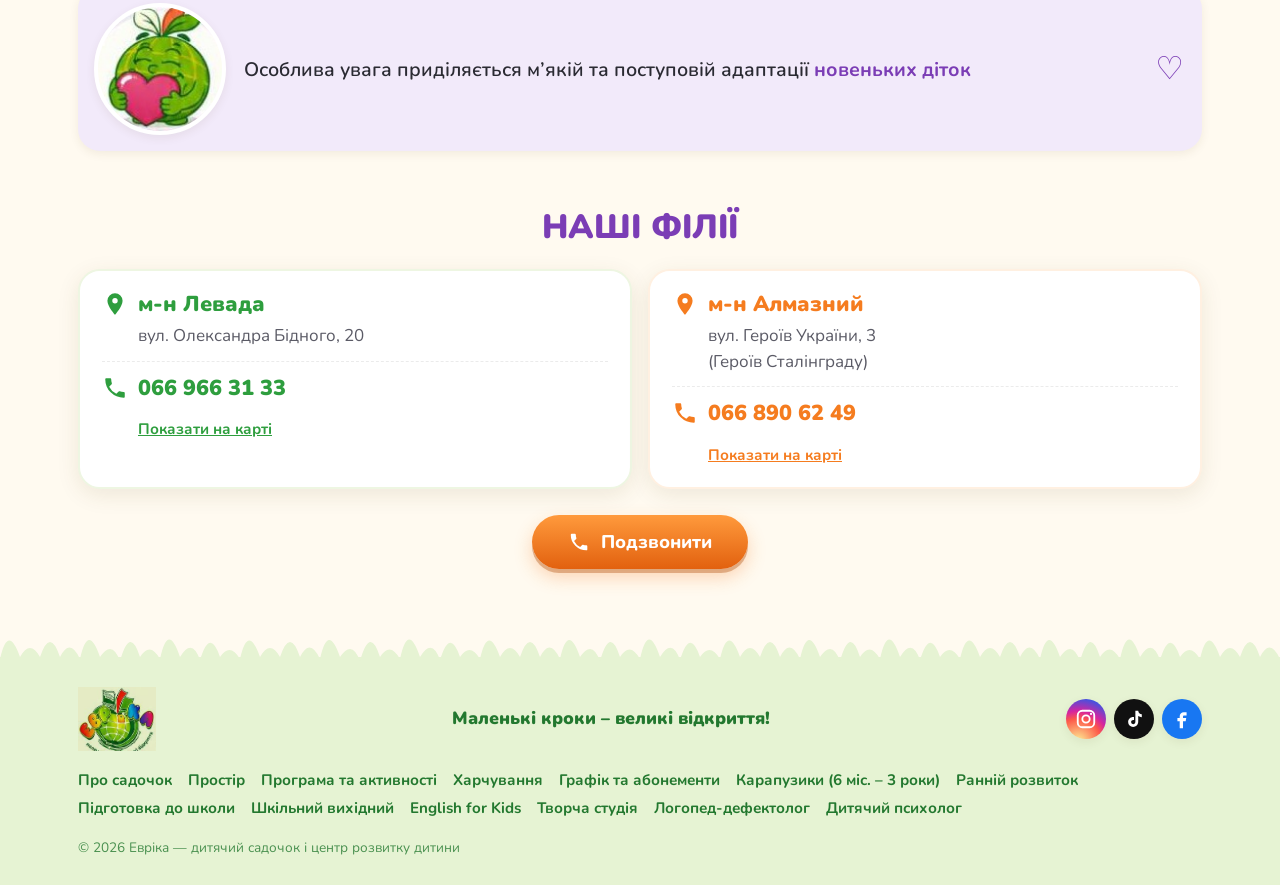
<file: sadochok.html>
<!doctype html>
<html lang="uk">
<head>
<meta charset="utf-8">
<meta name="viewport" content="width=device-width, initial-scale=1">
<title>Дитячий садочок — Евріка</title>
<meta name="description" content="Садочок «Евріка» приймає діток від 1 року 6 місяців до 6 років. До 12 діток у групі, 2 вихователі.">
<meta name="theme-color" content="#2e9e3e">
<link rel="icon" href="img/evrik-sign.jpg">
<link rel="preconnect" href="https://fonts.googleapis.com">
<link rel="preconnect" href="https://fonts.gstatic.com" crossorigin>
<link href="https://fonts.googleapis.com/css2?family=Nunito:wght@500;600;700;800;900&display=swap&subset=cyrillic" rel="stylesheet">
<link rel="stylesheet" href="css/style.css">
</head>
<body>
<header class="site-header"><div class="wrap header-row"><a class="brand" href="index.html" aria-label="Евріка — на головну"><img src="img/logo.jpg" alt="Евріка — маленькі кроки, великі відкриття" width="195" height="160"></a><nav class="main-nav" id="main-nav" aria-label="Головне меню"><ul><li><a href="index.html">Головна</a></li><li class="has-sub is-active"><button type="button" aria-expanded="false">Садочок</button><ul class="sub"><li><a href="sadochok.html" aria-current="page">Про садочок</a></li><li><a href="prostir.html">Простір</a></li><li><a href="programa.html">Програма та активності</a></li><li><a href="harchuvannia.html">Харчування</a></li><li><a href="grafik.html">Графік та абонементи</a></li></ul></li><li class="has-sub"><button type="button" aria-expanded="false">Заняття</button><ul class="sub"><li><a href="karapuzyky.html">Карапузики (6 міс. – 3 роки)</a></li><li><a href="rannii-rozvytok.html">Ранній розвиток</a></li><li><a href="pidgotovka.html">Підготовка до школи</a></li><li><a href="shkilnyi-vykhidnyi.html">Шкільний вихідний</a></li><li><a href="english.html">English for Kids</a></li><li><a href="tvorchist.html">Творча студія</a></li><li><a href="logoped.html">Логопед-дефектолог</a></li><li><a href="psyholog.html">Дитячий психолог</a></li></ul></li><li><a href="#contacts">Контакти</a></li></ul><div class="socials"><a class="social social--ig" href="https://www.instagram.com/evrikapoltava/" target="_blank" rel="noopener" aria-label="Instagram" title="Instagram"><svg viewBox="0 0 24 24" fill="none" stroke="currentColor" stroke-width="2" aria-hidden="true"><rect x="3" y="3" width="18" height="18" rx="5"/><circle cx="12" cy="12" r="4"/><circle cx="17.5" cy="6.5" r="1.2" fill="currentColor" stroke="none"/></svg></a><a class="social social--tt" href="https://www.tiktok.com/@evrikapoltava13" target="_blank" rel="noopener" aria-label="TikTok" title="TikTok"><svg viewBox="0 0 24 24" fill="currentColor" aria-hidden="true"><path d="M16.6 3c.3 2.2 1.7 3.7 3.9 3.9v3.1a7.4 7.4 0 0 1-3.9-1.2v6.2c0 3.3-2.6 5.6-5.6 5.6a5.4 5.4 0 0 1-5.4-5.4c0-3.3 2.9-5.8 6.4-5.3v3.2c-1.6-.4-3.2.6-3.2 2.2a2.3 2.3 0 0 0 2.3 2.3c1.4 0 2.4-1 2.4-2.6V3h3.1Z"/></svg></a><a class="social social--fb" href="https://www.facebook.com/share/18oJuYd9eh/" target="_blank" rel="noopener" aria-label="Facebook" title="Facebook"><svg viewBox="0 0 24 24" fill="currentColor" aria-hidden="true"><path d="M14 8.1h3V4.5h-3c-2.8 0-4.5 1.8-4.5 4.6V11H7v3.5h2.5V22h3.6v-7.5H16l.6-3.5h-3.5V9.3c0-.8.4-1.2.9-1.2Z"/></svg></a></div></nav><div class="socials"><a class="social social--ig" href="https://www.instagram.com/evrikapoltava/" target="_blank" rel="noopener" aria-label="Instagram" title="Instagram"><svg viewBox="0 0 24 24" fill="none" stroke="currentColor" stroke-width="2" aria-hidden="true"><rect x="3" y="3" width="18" height="18" rx="5"/><circle cx="12" cy="12" r="4"/><circle cx="17.5" cy="6.5" r="1.2" fill="currentColor" stroke="none"/></svg></a><a class="social social--tt" href="https://www.tiktok.com/@evrikapoltava13" target="_blank" rel="noopener" aria-label="TikTok" title="TikTok"><svg viewBox="0 0 24 24" fill="currentColor" aria-hidden="true"><path d="M16.6 3c.3 2.2 1.7 3.7 3.9 3.9v3.1a7.4 7.4 0 0 1-3.9-1.2v6.2c0 3.3-2.6 5.6-5.6 5.6a5.4 5.4 0 0 1-5.4-5.4c0-3.3 2.9-5.8 6.4-5.3v3.2c-1.6-.4-3.2.6-3.2 2.2a2.3 2.3 0 0 0 2.3 2.3c1.4 0 2.4-1 2.4-2.6V3h3.1Z"/></svg></a><a class="social social--fb" href="https://www.facebook.com/share/18oJuYd9eh/" target="_blank" rel="noopener" aria-label="Facebook" title="Facebook"><svg viewBox="0 0 24 24" fill="currentColor" aria-hidden="true"><path d="M14 8.1h3V4.5h-3c-2.8 0-4.5 1.8-4.5 4.6V11H7v3.5h2.5V22h3.6v-7.5H16l.6-3.5h-3.5V9.3c0-.8.4-1.2.9-1.2Z"/></svg></a></div><div class="header-cta"><details class="call-menu call-menu--down"><summary class="btn" data-short="Запис"><svg viewBox="0 0 24 24" fill="none" stroke="currentColor" stroke-width="2.2" stroke-linecap="round" stroke-linejoin="round" aria-hidden="true"><path d="M4 20h4L19 9l-4-4L4 16v4Z"/><path d="m13.5 6.5 4 4"/></svg><span>Записатися</span></summary><div class="call-menu__pop"><p class="call-menu__hint">Оберіть філію:</p><a href="tel:+380669663133"><small>м-н Левада</small><b>066 966 31 33</b></a><a href="tel:+380668906249"><small>м-н Алмазний</small><b>066 890 62 49</b></a></div></details></div><button class="nav-toggle" type="button" aria-controls="main-nav" aria-expanded="false" aria-label="Меню"><svg viewBox="0 0 24 24" fill="none" stroke="currentColor" stroke-width="2.5" stroke-linecap="round" aria-hidden="true"><path d="M4 7h16M4 12h16M4 17h16"/></svg></button></div></header>
<main>
<section class="hero hero--mascot"><div class="wrap"><nav class="subnav" aria-label="Розділи садочка"><ul><li><a href="sadochok.html" aria-current="page">Про садочок</a></li><li><a href="prostir.html">Простір</a></li><li><a href="programa.html">Програма та активності</a></li><li><a href="harchuvannia.html">Харчування</a></li><li><a href="grafik.html">Графік та абонементи</a></li></ul></nav><div class="hero__head"><div class="hero__title"><h1>Дитячий садочок</h1><p class="hero__sub ">де кожна дитина щаслива! <span class="c-orange">♡</span></p></div><div class="hero__mascot"><img src="img/evrik-hello.jpg" alt="" width="190" height="180"></div></div><div class="hero__media"><img src="img/hero-kg.jpg" alt="Щасливі діти садочка Евріка" width="1180" height="720" fetchpriority="high"></div></div></section><section class="section"><div class="wrap features"><article class="feature reveal"><div class="feature__img"><img src="img/m-kg-1.jpg" alt="" loading="lazy" width="132" height="132"></div><div class="feature__body">Садочок «Евріка» приймає діток віком від<br><span class="big">1 року 6 місяців до 6 рочків</span></div></article><article class="feature reveal"><div class="feature__img"><img src="img/m-kg-2.jpg" alt="" loading="lazy" width="132" height="132"></div><div class="feature__body">Групки формуються відповідно до віку — не більше <span class="big">12</span> діток у групі</div></article><article class="feature reveal"><div class="feature__img"><img src="img/m-kg-3.jpg" alt="" loading="lazy" width="132" height="132"></div><div class="feature__body">У кожній групі працюють <span class="big">2</span> вихователі</div></article><article class="feature reveal"><div class="feature__img"><img src="img/m-kg-4.jpg" alt="" loading="lazy" width="132" height="132"></div><div class="feature__body">Особлива увага приділяється м’якій та поступовій адаптації <strong style="color:var(--acc)">новеньких діток</strong></div></article></div></section>
<section class="branches" id="contacts"><div class="wrap"><h2 class="section-title">Наші філії</h2><div class="branch-grid"><article class="branch reveal"><h3><svg viewBox="0 0 24 24" fill="currentColor" aria-hidden="true"><path d="M12 2a7 7 0 0 0-7 7c0 5.2 7 13 7 13s7-7.8 7-13a7 7 0 0 0-7-7Zm0 9.5A2.5 2.5 0 1 1 12 6.5a2.5 2.5 0 0 1 0 5Z"/></svg>м-н Левада</h3><address>вул. Олександра Бідного, 20</address><a class="tel" href="tel:+380669663133"><svg viewBox="0 0 24 24" fill="currentColor" aria-hidden="true"><path d="M6.6 10.8a15.1 15.1 0 0 0 6.6 6.6l2.2-2.2c.3-.3.7-.4 1-.2 1.1.4 2.3.6 3.6.6.6 0 1 .4 1 1V20c0 .6-.4 1-1 1A17 17 0 0 1 3 4c0-.6.4-1 1-1h3.5c.6 0 1 .4 1 1 0 1.2.2 2.4.6 3.6.1.3 0 .7-.2 1l-2.3 2.2Z"/></svg><span>066 966 31 33</span></a><a class="map" href="https://www.google.com/maps/search/?api=1&query=%D0%B2%D1%83%D0%BB.%20%D0%9E%D0%BB%D0%B5%D0%BA%D1%81%D0%B0%D0%BD%D0%B4%D1%80%D0%B0%20%D0%91%D1%96%D0%B4%D0%BD%D0%BE%D0%B3%D0%BE%2C%2020%2C%20%D0%9F%D0%BE%D0%BB%D1%82%D0%B0%D0%B2%D0%B0" target="_blank" rel="noopener">Показати на карті</a></article><article class="branch branch--alt reveal"><h3><svg viewBox="0 0 24 24" fill="currentColor" aria-hidden="true"><path d="M12 2a7 7 0 0 0-7 7c0 5.2 7 13 7 13s7-7.8 7-13a7 7 0 0 0-7-7Zm0 9.5A2.5 2.5 0 1 1 12 6.5a2.5 2.5 0 0 1 0 5Z"/></svg>м-н Алмазний</h3><address>вул. Героїв України, 3<br>(Героїв Сталінграду)</address><a class="tel" href="tel:+380668906249"><svg viewBox="0 0 24 24" fill="currentColor" aria-hidden="true"><path d="M6.6 10.8a15.1 15.1 0 0 0 6.6 6.6l2.2-2.2c.3-.3.7-.4 1-.2 1.1.4 2.3.6 3.6.6.6 0 1 .4 1 1V20c0 .6-.4 1-1 1A17 17 0 0 1 3 4c0-.6.4-1 1-1h3.5c.6 0 1 .4 1 1 0 1.2.2 2.4.6 3.6.1.3 0 .7-.2 1l-2.3 2.2Z"/></svg><span>066 890 62 49</span></a><a class="map" href="https://www.google.com/maps/search/?api=1&query=%D0%B2%D1%83%D0%BB.%20%D0%93%D0%B5%D1%80%D0%BE%D1%97%D0%B2%20%D0%A3%D0%BA%D1%80%D0%B0%D1%97%D0%BD%D0%B8%2C%203%2C%20%D0%9F%D0%BE%D0%BB%D1%82%D0%B0%D0%B2%D0%B0" target="_blank" rel="noopener">Показати на карті</a></article></div><div class="footer-cta"><details class="call-menu"><summary class="btn btn--lg"><svg viewBox="0 0 24 24" fill="currentColor" aria-hidden="true"><path d="M6.6 10.8a15.1 15.1 0 0 0 6.6 6.6l2.2-2.2c.3-.3.7-.4 1-.2 1.1.4 2.3.6 3.6.6.6 0 1 .4 1 1V20c0 .6-.4 1-1 1A17 17 0 0 1 3 4c0-.6.4-1 1-1h3.5c.6 0 1 .4 1 1 0 1.2.2 2.4.6 3.6.1.3 0 .7-.2 1l-2.3 2.2Z"/></svg><span>Подзвонити</span></summary><div class="call-menu__pop"><p class="call-menu__hint">Оберіть філію:</p><a href="tel:+380669663133"><small>м-н Левада</small><b>066 966 31 33</b></a><a href="tel:+380668906249"><small>м-н Алмазний</small><b>066 890 62 49</b></a></div></details></div></div></section>
</main>
<footer class="site-footer"><div class="wrap"><div class="footer-row"><a class="brand" href="index.html"><img src="img/logo.jpg" alt="Евріка" width="195" height="160"></a><p class="footer-motto">Маленькі кроки – великі відкриття!</p><div class="socials"><a class="social social--ig" href="https://www.instagram.com/evrikapoltava/" target="_blank" rel="noopener" aria-label="Instagram" title="Instagram"><svg viewBox="0 0 24 24" fill="none" stroke="currentColor" stroke-width="2" aria-hidden="true"><rect x="3" y="3" width="18" height="18" rx="5"/><circle cx="12" cy="12" r="4"/><circle cx="17.5" cy="6.5" r="1.2" fill="currentColor" stroke="none"/></svg></a><a class="social social--tt" href="https://www.tiktok.com/@evrikapoltava13" target="_blank" rel="noopener" aria-label="TikTok" title="TikTok"><svg viewBox="0 0 24 24" fill="currentColor" aria-hidden="true"><path d="M16.6 3c.3 2.2 1.7 3.7 3.9 3.9v3.1a7.4 7.4 0 0 1-3.9-1.2v6.2c0 3.3-2.6 5.6-5.6 5.6a5.4 5.4 0 0 1-5.4-5.4c0-3.3 2.9-5.8 6.4-5.3v3.2c-1.6-.4-3.2.6-3.2 2.2a2.3 2.3 0 0 0 2.3 2.3c1.4 0 2.4-1 2.4-2.6V3h3.1Z"/></svg></a><a class="social social--fb" href="https://www.facebook.com/share/18oJuYd9eh/" target="_blank" rel="noopener" aria-label="Facebook" title="Facebook"><svg viewBox="0 0 24 24" fill="currentColor" aria-hidden="true"><path d="M14 8.1h3V4.5h-3c-2.8 0-4.5 1.8-4.5 4.6V11H7v3.5h2.5V22h3.6v-7.5H16l.6-3.5h-3.5V9.3c0-.8.4-1.2.9-1.2Z"/></svg></a></div></div><ul class="footer-links"><li><a href="sadochok.html">Про садочок</a></li><li><a href="prostir.html">Простір</a></li><li><a href="programa.html">Програма та активності</a></li><li><a href="harchuvannia.html">Харчування</a></li><li><a href="grafik.html">Графік та абонементи</a></li><li><a href="karapuzyky.html">Карапузики (6 міс. – 3 роки)</a></li><li><a href="rannii-rozvytok.html">Ранній розвиток</a></li><li><a href="pidgotovka.html">Підготовка до школи</a></li><li><a href="shkilnyi-vykhidnyi.html">Шкільний вихідний</a></li><li><a href="english.html">English for Kids</a></li><li><a href="tvorchist.html">Творча студія</a></li><li><a href="logoped.html">Логопед-дефектолог</a></li><li><a href="psyholog.html">Дитячий психолог</a></li></ul><p class="copy">© <span id="year">2026</span> Евріка — дитячий садочок і центр розвитку дитини</p></div></footer>
<script src="js/main.js"></script>
</body>
</html>
</file>
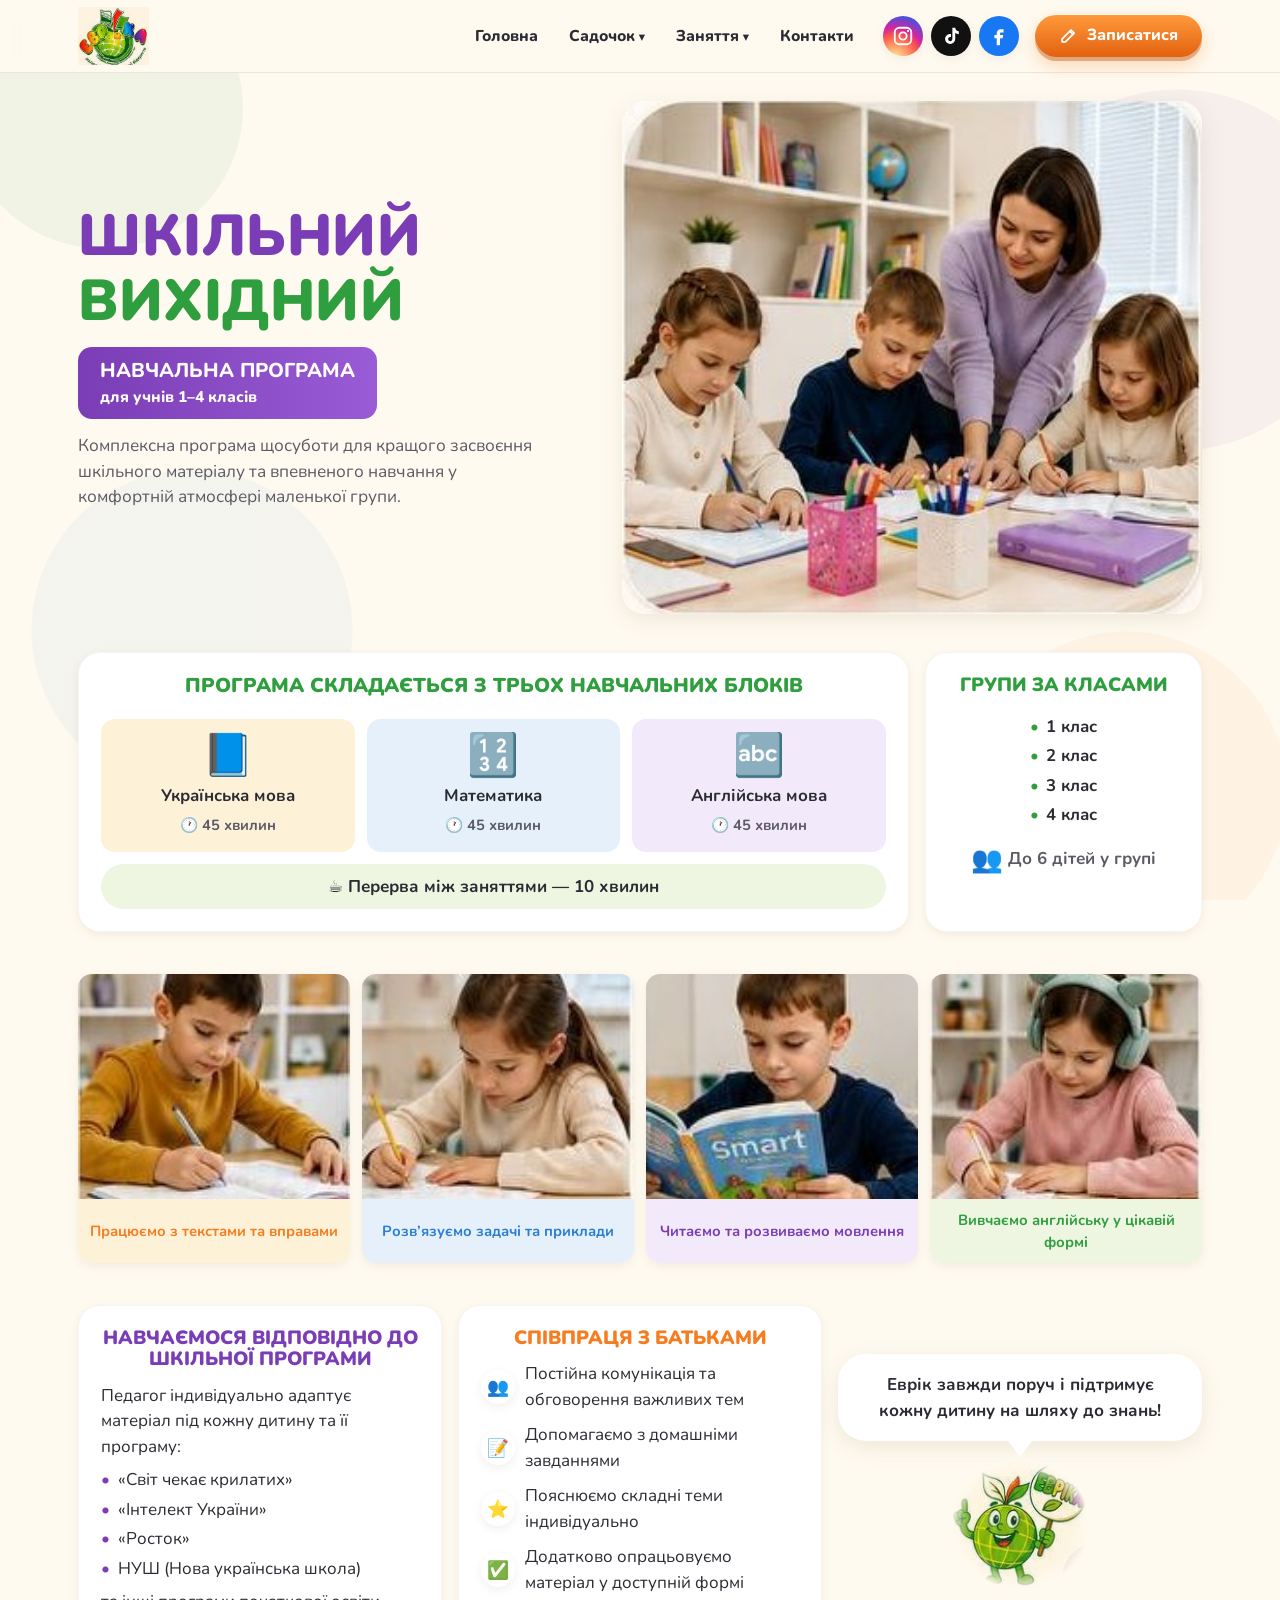
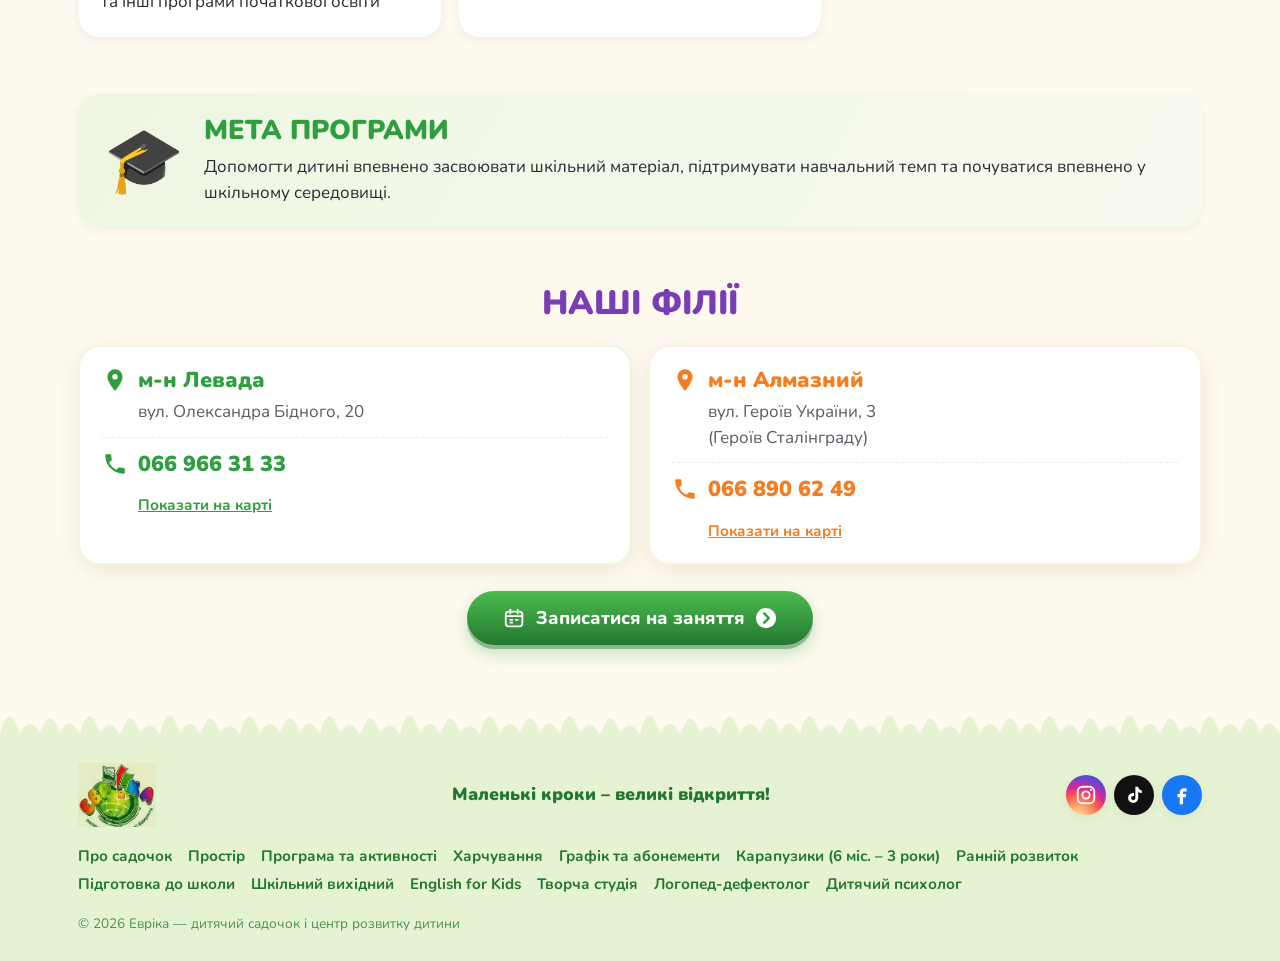
<file: shkilnyi-vykhidnyi.html>
<!doctype html>
<html lang="uk">
<head>
<meta charset="utf-8">
<meta name="viewport" content="width=device-width, initial-scale=1">
<title>Шкільний вихідний — Евріка</title>
<meta name="description" content="Навчальна програма щосуботи для учнів 1–4 класів: українська мова, математика та англійська. До 6 дітей у групі.">
<meta name="theme-color" content="#2e9e3e">
<link rel="icon" href="img/evrik-sign.jpg">
<link rel="preconnect" href="https://fonts.googleapis.com">
<link rel="preconnect" href="https://fonts.gstatic.com" crossorigin>
<link href="https://fonts.googleapis.com/css2?family=Nunito:wght@500;600;700;800;900&display=swap&subset=cyrillic" rel="stylesheet">
<link rel="stylesheet" href="css/style.css">
</head>
<body>
<header class="site-header"><div class="wrap header-row"><a class="brand" href="index.html" aria-label="Евріка — на головну"><img src="img/logo.jpg" alt="Евріка — маленькі кроки, великі відкриття" width="195" height="160"></a><nav class="main-nav" id="main-nav" aria-label="Головне меню"><ul><li><a href="index.html">Головна</a></li><li class="has-sub"><button type="button" aria-expanded="false">Садочок</button><ul class="sub"><li><a href="sadochok.html">Про садочок</a></li><li><a href="prostir.html">Простір</a></li><li><a href="programa.html">Програма та активності</a></li><li><a href="harchuvannia.html">Харчування</a></li><li><a href="grafik.html">Графік та абонементи</a></li></ul></li><li class="has-sub is-active"><button type="button" aria-expanded="false">Заняття</button><ul class="sub"><li><a href="karapuzyky.html">Карапузики (6 міс. – 3 роки)</a></li><li><a href="rannii-rozvytok.html">Ранній розвиток</a></li><li><a href="pidgotovka.html">Підготовка до школи</a></li><li><a href="shkilnyi-vykhidnyi.html" aria-current="page">Шкільний вихідний</a></li><li><a href="english.html">English for Kids</a></li><li><a href="tvorchist.html">Творча студія</a></li><li><a href="logoped.html">Логопед-дефектолог</a></li><li><a href="psyholog.html">Дитячий психолог</a></li></ul></li><li><a href="#contacts">Контакти</a></li></ul><div class="socials"><a class="social social--ig" href="https://www.instagram.com/evrikapoltava/" target="_blank" rel="noopener" aria-label="Instagram" title="Instagram"><svg viewBox="0 0 24 24" fill="none" stroke="currentColor" stroke-width="2" aria-hidden="true"><rect x="3" y="3" width="18" height="18" rx="5"/><circle cx="12" cy="12" r="4"/><circle cx="17.5" cy="6.5" r="1.2" fill="currentColor" stroke="none"/></svg></a><a class="social social--tt" href="https://www.tiktok.com/@evrikapoltava13" target="_blank" rel="noopener" aria-label="TikTok" title="TikTok"><svg viewBox="0 0 24 24" fill="currentColor" aria-hidden="true"><path d="M16.6 3c.3 2.2 1.7 3.7 3.9 3.9v3.1a7.4 7.4 0 0 1-3.9-1.2v6.2c0 3.3-2.6 5.6-5.6 5.6a5.4 5.4 0 0 1-5.4-5.4c0-3.3 2.9-5.8 6.4-5.3v3.2c-1.6-.4-3.2.6-3.2 2.2a2.3 2.3 0 0 0 2.3 2.3c1.4 0 2.4-1 2.4-2.6V3h3.1Z"/></svg></a><a class="social social--fb" href="https://www.facebook.com/share/18oJuYd9eh/" target="_blank" rel="noopener" aria-label="Facebook" title="Facebook"><svg viewBox="0 0 24 24" fill="currentColor" aria-hidden="true"><path d="M14 8.1h3V4.5h-3c-2.8 0-4.5 1.8-4.5 4.6V11H7v3.5h2.5V22h3.6v-7.5H16l.6-3.5h-3.5V9.3c0-.8.4-1.2.9-1.2Z"/></svg></a></div></nav><div class="socials"><a class="social social--ig" href="https://www.instagram.com/evrikapoltava/" target="_blank" rel="noopener" aria-label="Instagram" title="Instagram"><svg viewBox="0 0 24 24" fill="none" stroke="currentColor" stroke-width="2" aria-hidden="true"><rect x="3" y="3" width="18" height="18" rx="5"/><circle cx="12" cy="12" r="4"/><circle cx="17.5" cy="6.5" r="1.2" fill="currentColor" stroke="none"/></svg></a><a class="social social--tt" href="https://www.tiktok.com/@evrikapoltava13" target="_blank" rel="noopener" aria-label="TikTok" title="TikTok"><svg viewBox="0 0 24 24" fill="currentColor" aria-hidden="true"><path d="M16.6 3c.3 2.2 1.7 3.7 3.9 3.9v3.1a7.4 7.4 0 0 1-3.9-1.2v6.2c0 3.3-2.6 5.6-5.6 5.6a5.4 5.4 0 0 1-5.4-5.4c0-3.3 2.9-5.8 6.4-5.3v3.2c-1.6-.4-3.2.6-3.2 2.2a2.3 2.3 0 0 0 2.3 2.3c1.4 0 2.4-1 2.4-2.6V3h3.1Z"/></svg></a><a class="social social--fb" href="https://www.facebook.com/share/18oJuYd9eh/" target="_blank" rel="noopener" aria-label="Facebook" title="Facebook"><svg viewBox="0 0 24 24" fill="currentColor" aria-hidden="true"><path d="M14 8.1h3V4.5h-3c-2.8 0-4.5 1.8-4.5 4.6V11H7v3.5h2.5V22h3.6v-7.5H16l.6-3.5h-3.5V9.3c0-.8.4-1.2.9-1.2Z"/></svg></a></div><div class="header-cta"><details class="call-menu call-menu--down"><summary class="btn" data-short="Запис"><svg viewBox="0 0 24 24" fill="none" stroke="currentColor" stroke-width="2.2" stroke-linecap="round" stroke-linejoin="round" aria-hidden="true"><path d="M4 20h4L19 9l-4-4L4 16v4Z"/><path d="m13.5 6.5 4 4"/></svg><span>Записатися</span></summary><div class="call-menu__pop"><p class="call-menu__hint">Оберіть філію:</p><a href="tel:+380669663133"><small>м-н Левада</small><b>066 966 31 33</b></a><a href="tel:+380668906249"><small>м-н Алмазний</small><b>066 890 62 49</b></a></div></details></div><button class="nav-toggle" type="button" aria-controls="main-nav" aria-expanded="false" aria-label="Меню"><svg viewBox="0 0 24 24" fill="none" stroke="currentColor" stroke-width="2.5" stroke-linecap="round" aria-hidden="true"><path d="M4 7h16M4 12h16M4 17h16"/></svg></button></div></header>
<main>
<section class="hero hero--split"><div class="wrap hero__grid"><div class="hero__text"><h1><span class="line c-purple">Шкільний</span><span class="line c-green">вихідний</span></h1><p class="hero__tag ">Навчальна програма <small>для учнів 1–4 класів</small></p><p class="hero__lead">Комплексна програма щосуботи для кращого засвоєння шкільного матеріалу та впевненого навчання у комфортній атмосфері маленької групи.</p></div><div class="hero__media"><img src="img/hero-weekend.jpg" alt="Учні на занятті" width="680" height="520" fetchpriority="high"></div></div></section><section class="section "><div class="wrap"><div class="program reveal"><div class="card card--white"><h2 class="section-title section-title--green" style="font-size:1.25rem">Програма складається з трьох навчальних блоків</h2><div class="blocks"><div class="block t-yellow"><span class="block__icon" aria-hidden="true">📘</span><b>Українська мова</b><span>🕐 45 хвилин</span></div><div class="block t-blue"><span class="block__icon" aria-hidden="true">🔢</span><b>Математика</b><span>🕐 45 хвилин</span></div><div class="block t-purple"><span class="block__icon" aria-hidden="true">🔤</span><b>Англійська мова</b><span>🕐 45 хвилин</span></div></div><p class="break">☕ Перерва між заняттями — 10 хвилин</p></div><div class="card card--white groups"><h3 class="caps c-purple">Групи за класами</h3><ul class="dots dots--col"><li>1 клас</li><li>2 клас</li><li>3 клас</li><li>4 клас</li></ul><p class="groups__max"><span aria-hidden="true">👥</span> До 6 дітей у групі</p></div></div></div></section><section class="section section--tight"><div class="wrap"><div class="gallery gallery--4 reveal"><figure class="t-yellow"><img src="img/wk-1.jpg" alt="Працюємо з текстами та вправами" loading="lazy" width="300" height="250"><figcaption>Працюємо з текстами та вправами</figcaption></figure><figure class="t-blue"><img src="img/wk-2.jpg" alt="Розв’язуємо задачі та приклади" loading="lazy" width="300" height="250"><figcaption>Розв’язуємо задачі та приклади</figcaption></figure><figure class="t-purple"><img src="img/wk-3.jpg" alt="Читаємо та розвиваємо мовлення" loading="lazy" width="300" height="250"><figcaption>Читаємо та розвиваємо мовлення</figcaption></figure><figure class="t-green"><img src="img/wk-4.jpg" alt="Вивчаємо англійську у цікавій формі" loading="lazy" width="300" height="250"><figcaption>Вивчаємо англійську у цікавій формі</figcaption></figure></div></div></section><section class="section "><div class="wrap"><div class="cards cards--3"><div class="card card--white reveal" style="--acc:var(--purple)"><h3 class="caps">Навчаємося відповідно до шкільної програми</h3><p>Педагог індивідуально адаптує матеріал під кожну дитину та її програму:</p><ul class="dots dots--col" style="margin:8px 0"><li>«Світ чекає крилатих»</li><li>«Інтелект України»</li><li>«Росток»</li><li>НУШ (Нова українська школа)</li></ul><p>та інші програми початкової освіти</p></div><div class="card card--white reveal" style="--acc:var(--orange)"><h3 class="caps">Співпраця з батьками</h3><ul class="icon-list "><li><span class="ic" aria-hidden="true">👥</span><span>Постійна комунікація та обговорення важливих тем</span></li><li><span class="ic" aria-hidden="true">📝</span><span>Допомагаємо з домашніми завданнями</span></li><li><span class="ic" aria-hidden="true">⭐</span><span>Пояснюємо складні теми індивідуально</span></li><li><span class="ic" aria-hidden="true">✅</span><span>Додатково опрацьовуємо матеріал у доступній формі</span></li></ul></div><div class="mascot-say reveal"><p class="bubble">Еврік завжди поруч і підтримує кожну дитину на шляху до знань!</p><img src="img/evrik-sign.jpg" alt="" loading="lazy" width="135" height="125"></div></div></div></section><section class="section "><div class="wrap"><div class="goal reveal"><div class="goal__icon" aria-hidden="true">🎓</div><div><h2>Мета програми</h2><p>Допомогти дитині впевнено засвоювати шкільний матеріал, підтримувати навчальний темп та почуватися впевнено у шкільному середовищі.</p></div></div></div></section>
<section class="branches" id="contacts"><div class="wrap"><h2 class="section-title">Наші філії</h2><div class="branch-grid"><article class="branch reveal"><h3><svg viewBox="0 0 24 24" fill="currentColor" aria-hidden="true"><path d="M12 2a7 7 0 0 0-7 7c0 5.2 7 13 7 13s7-7.8 7-13a7 7 0 0 0-7-7Zm0 9.5A2.5 2.5 0 1 1 12 6.5a2.5 2.5 0 0 1 0 5Z"/></svg>м-н Левада</h3><address>вул. Олександра Бідного, 20</address><a class="tel" href="tel:+380669663133"><svg viewBox="0 0 24 24" fill="currentColor" aria-hidden="true"><path d="M6.6 10.8a15.1 15.1 0 0 0 6.6 6.6l2.2-2.2c.3-.3.7-.4 1-.2 1.1.4 2.3.6 3.6.6.6 0 1 .4 1 1V20c0 .6-.4 1-1 1A17 17 0 0 1 3 4c0-.6.4-1 1-1h3.5c.6 0 1 .4 1 1 0 1.2.2 2.4.6 3.6.1.3 0 .7-.2 1l-2.3 2.2Z"/></svg><span>066 966 31 33</span></a><a class="map" href="https://www.google.com/maps/search/?api=1&query=%D0%B2%D1%83%D0%BB.%20%D0%9E%D0%BB%D0%B5%D0%BA%D1%81%D0%B0%D0%BD%D0%B4%D1%80%D0%B0%20%D0%91%D1%96%D0%B4%D0%BD%D0%BE%D0%B3%D0%BE%2C%2020%2C%20%D0%9F%D0%BE%D0%BB%D1%82%D0%B0%D0%B2%D0%B0" target="_blank" rel="noopener">Показати на карті</a></article><article class="branch branch--alt reveal"><h3><svg viewBox="0 0 24 24" fill="currentColor" aria-hidden="true"><path d="M12 2a7 7 0 0 0-7 7c0 5.2 7 13 7 13s7-7.8 7-13a7 7 0 0 0-7-7Zm0 9.5A2.5 2.5 0 1 1 12 6.5a2.5 2.5 0 0 1 0 5Z"/></svg>м-н Алмазний</h3><address>вул. Героїв України, 3<br>(Героїв Сталінграду)</address><a class="tel" href="tel:+380668906249"><svg viewBox="0 0 24 24" fill="currentColor" aria-hidden="true"><path d="M6.6 10.8a15.1 15.1 0 0 0 6.6 6.6l2.2-2.2c.3-.3.7-.4 1-.2 1.1.4 2.3.6 3.6.6.6 0 1 .4 1 1V20c0 .6-.4 1-1 1A17 17 0 0 1 3 4c0-.6.4-1 1-1h3.5c.6 0 1 .4 1 1 0 1.2.2 2.4.6 3.6.1.3 0 .7-.2 1l-2.3 2.2Z"/></svg><span>066 890 62 49</span></a><a class="map" href="https://www.google.com/maps/search/?api=1&query=%D0%B2%D1%83%D0%BB.%20%D0%93%D0%B5%D1%80%D0%BE%D1%97%D0%B2%20%D0%A3%D0%BA%D1%80%D0%B0%D1%97%D0%BD%D0%B8%2C%203%2C%20%D0%9F%D0%BE%D0%BB%D1%82%D0%B0%D0%B2%D0%B0" target="_blank" rel="noopener">Показати на карті</a></article></div><div class="footer-cta"><details class="call-menu"><summary class="btn btn--green btn--lg"><svg viewBox="0 0 24 24" fill="none" stroke="currentColor" stroke-width="2" stroke-linecap="round" aria-hidden="true"><rect x="3" y="5" width="18" height="16" rx="3"/><path d="M3 10h18M8 3v4M16 3v4M8 14h2M14 14h2M8 17h2"/></svg><span>Записатися на заняття</span><svg viewBox="0 0 24 24" aria-hidden="true"><circle cx="12" cy="12" r="11" fill="#fff"/><path d="m10 7 5 5-5 5" fill="none" stroke="#2e9e3e" stroke-width="2.6" stroke-linecap="round" stroke-linejoin="round"/></svg></summary><div class="call-menu__pop"><p class="call-menu__hint">Оберіть філію:</p><a href="tel:+380669663133"><small>м-н Левада</small><b>066 966 31 33</b></a><a href="tel:+380668906249"><small>м-н Алмазний</small><b>066 890 62 49</b></a></div></details></div></div></section>
</main>
<footer class="site-footer"><div class="wrap"><div class="footer-row"><a class="brand" href="index.html"><img src="img/logo.jpg" alt="Евріка" width="195" height="160"></a><p class="footer-motto">Маленькі кроки – великі відкриття!</p><div class="socials"><a class="social social--ig" href="https://www.instagram.com/evrikapoltava/" target="_blank" rel="noopener" aria-label="Instagram" title="Instagram"><svg viewBox="0 0 24 24" fill="none" stroke="currentColor" stroke-width="2" aria-hidden="true"><rect x="3" y="3" width="18" height="18" rx="5"/><circle cx="12" cy="12" r="4"/><circle cx="17.5" cy="6.5" r="1.2" fill="currentColor" stroke="none"/></svg></a><a class="social social--tt" href="https://www.tiktok.com/@evrikapoltava13" target="_blank" rel="noopener" aria-label="TikTok" title="TikTok"><svg viewBox="0 0 24 24" fill="currentColor" aria-hidden="true"><path d="M16.6 3c.3 2.2 1.7 3.7 3.9 3.9v3.1a7.4 7.4 0 0 1-3.9-1.2v6.2c0 3.3-2.6 5.6-5.6 5.6a5.4 5.4 0 0 1-5.4-5.4c0-3.3 2.9-5.8 6.4-5.3v3.2c-1.6-.4-3.2.6-3.2 2.2a2.3 2.3 0 0 0 2.3 2.3c1.4 0 2.4-1 2.4-2.6V3h3.1Z"/></svg></a><a class="social social--fb" href="https://www.facebook.com/share/18oJuYd9eh/" target="_blank" rel="noopener" aria-label="Facebook" title="Facebook"><svg viewBox="0 0 24 24" fill="currentColor" aria-hidden="true"><path d="M14 8.1h3V4.5h-3c-2.8 0-4.5 1.8-4.5 4.6V11H7v3.5h2.5V22h3.6v-7.5H16l.6-3.5h-3.5V9.3c0-.8.4-1.2.9-1.2Z"/></svg></a></div></div><ul class="footer-links"><li><a href="sadochok.html">Про садочок</a></li><li><a href="prostir.html">Простір</a></li><li><a href="programa.html">Програма та активності</a></li><li><a href="harchuvannia.html">Харчування</a></li><li><a href="grafik.html">Графік та абонементи</a></li><li><a href="karapuzyky.html">Карапузики (6 міс. – 3 роки)</a></li><li><a href="rannii-rozvytok.html">Ранній розвиток</a></li><li><a href="pidgotovka.html">Підготовка до школи</a></li><li><a href="shkilnyi-vykhidnyi.html">Шкільний вихідний</a></li><li><a href="english.html">English for Kids</a></li><li><a href="tvorchist.html">Творча студія</a></li><li><a href="logoped.html">Логопед-дефектолог</a></li><li><a href="psyholog.html">Дитячий психолог</a></li></ul><p class="copy">© <span id="year">2026</span> Евріка — дитячий садочок і центр розвитку дитини</p></div></footer>
<script src="js/main.js"></script>
</body>
</html>
</file>
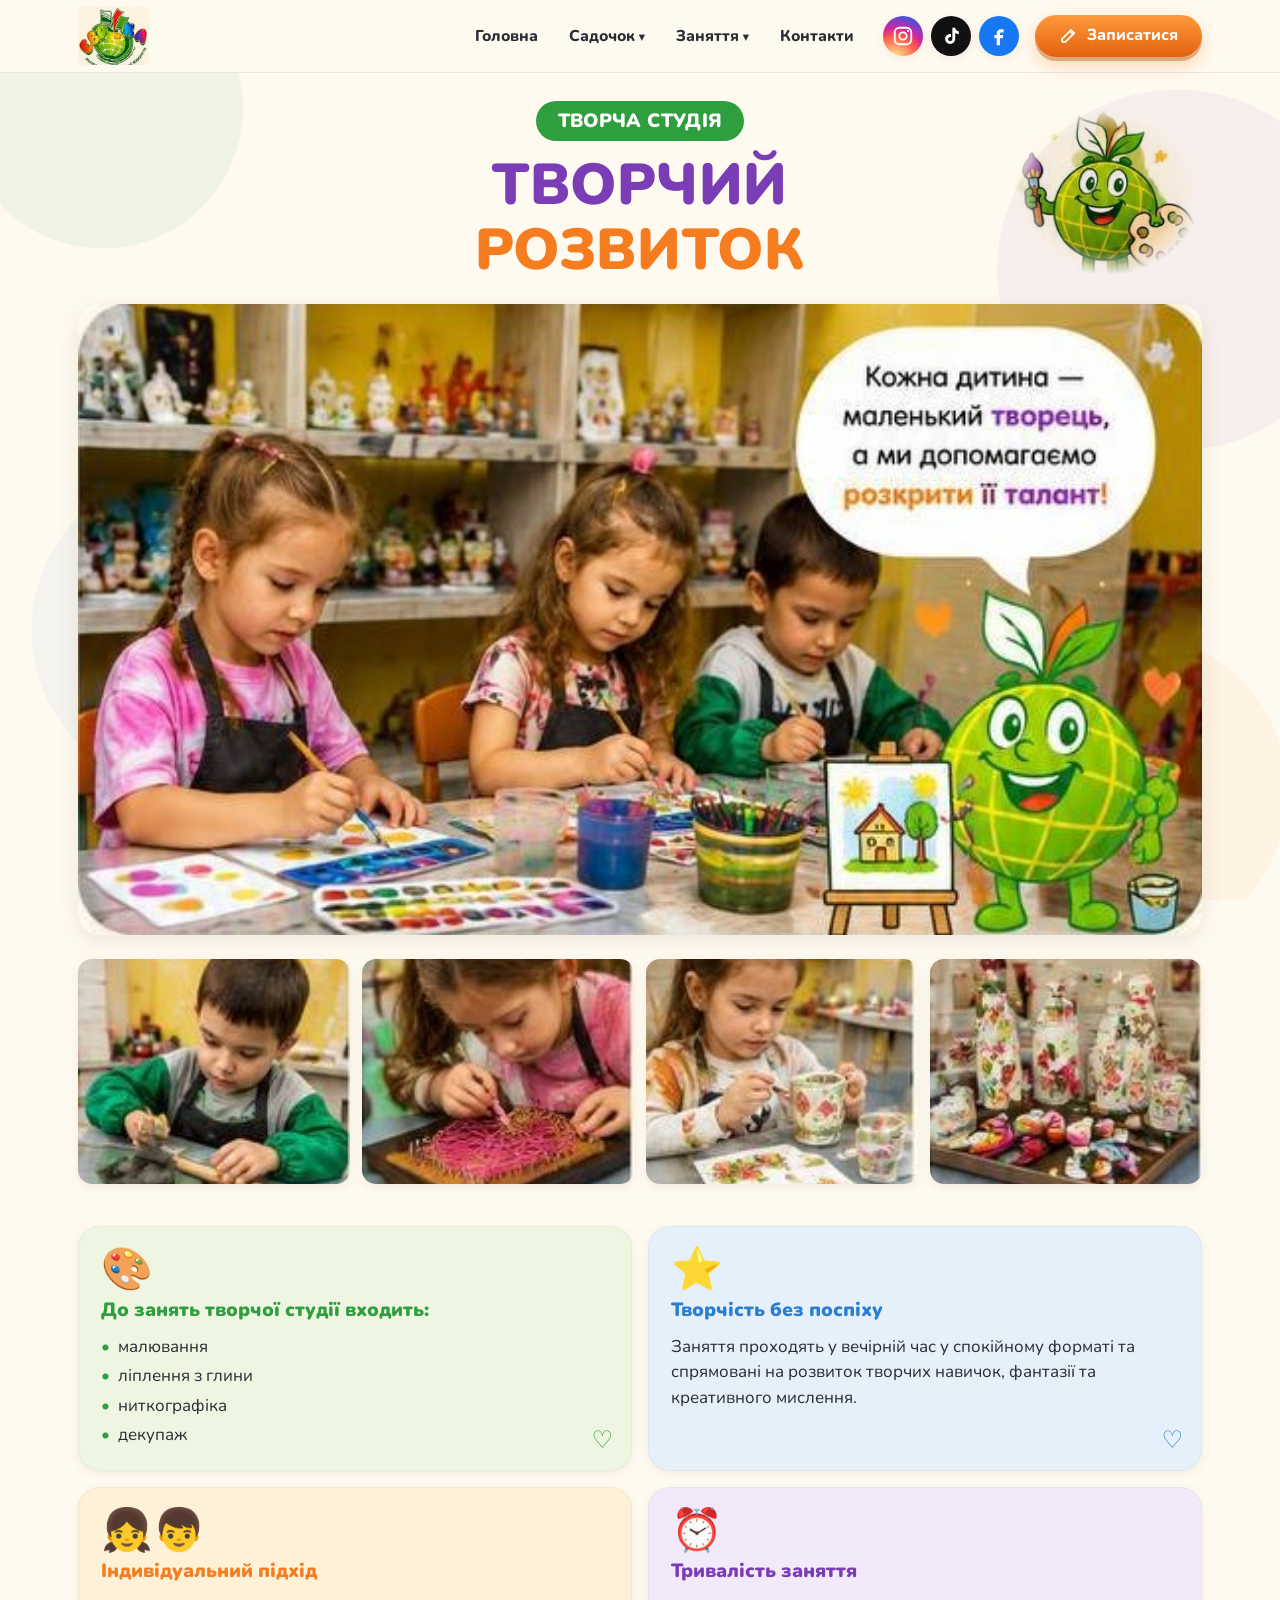
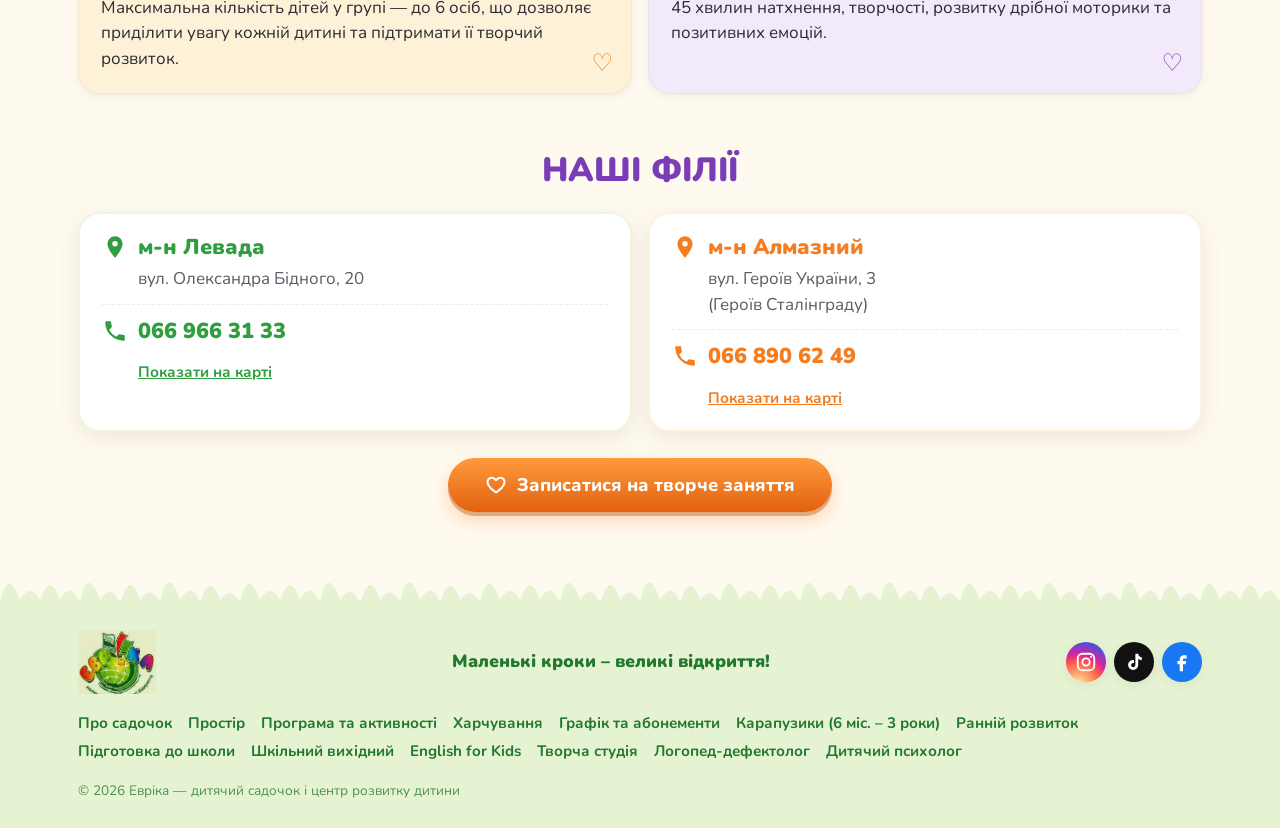
<file: tvorchist.html>
<!doctype html>
<html lang="uk">
<head>
<meta charset="utf-8">
<meta name="viewport" content="width=device-width, initial-scale=1">
<title>Творча студія — Евріка</title>
<meta name="description" content="Малювання, ліплення з глини, ниткографіка та декупаж. Групи до 6 дітей, заняття 45 хвилин у вечірній час.">
<meta name="theme-color" content="#2e9e3e">
<link rel="icon" href="img/evrik-sign.jpg">
<link rel="preconnect" href="https://fonts.googleapis.com">
<link rel="preconnect" href="https://fonts.gstatic.com" crossorigin>
<link href="https://fonts.googleapis.com/css2?family=Nunito:wght@500;600;700;800;900&display=swap&subset=cyrillic" rel="stylesheet">
<link rel="stylesheet" href="css/style.css">
</head>
<body>
<header class="site-header"><div class="wrap header-row"><a class="brand" href="index.html" aria-label="Евріка — на головну"><img src="img/logo.jpg" alt="Евріка — маленькі кроки, великі відкриття" width="195" height="160"></a><nav class="main-nav" id="main-nav" aria-label="Головне меню"><ul><li><a href="index.html">Головна</a></li><li class="has-sub"><button type="button" aria-expanded="false">Садочок</button><ul class="sub"><li><a href="sadochok.html">Про садочок</a></li><li><a href="prostir.html">Простір</a></li><li><a href="programa.html">Програма та активності</a></li><li><a href="harchuvannia.html">Харчування</a></li><li><a href="grafik.html">Графік та абонементи</a></li></ul></li><li class="has-sub is-active"><button type="button" aria-expanded="false">Заняття</button><ul class="sub"><li><a href="karapuzyky.html">Карапузики (6 міс. – 3 роки)</a></li><li><a href="rannii-rozvytok.html">Ранній розвиток</a></li><li><a href="pidgotovka.html">Підготовка до школи</a></li><li><a href="shkilnyi-vykhidnyi.html">Шкільний вихідний</a></li><li><a href="english.html">English for Kids</a></li><li><a href="tvorchist.html" aria-current="page">Творча студія</a></li><li><a href="logoped.html">Логопед-дефектолог</a></li><li><a href="psyholog.html">Дитячий психолог</a></li></ul></li><li><a href="#contacts">Контакти</a></li></ul><div class="socials"><a class="social social--ig" href="https://www.instagram.com/evrikapoltava/" target="_blank" rel="noopener" aria-label="Instagram" title="Instagram"><svg viewBox="0 0 24 24" fill="none" stroke="currentColor" stroke-width="2" aria-hidden="true"><rect x="3" y="3" width="18" height="18" rx="5"/><circle cx="12" cy="12" r="4"/><circle cx="17.5" cy="6.5" r="1.2" fill="currentColor" stroke="none"/></svg></a><a class="social social--tt" href="https://www.tiktok.com/@evrikapoltava13" target="_blank" rel="noopener" aria-label="TikTok" title="TikTok"><svg viewBox="0 0 24 24" fill="currentColor" aria-hidden="true"><path d="M16.6 3c.3 2.2 1.7 3.7 3.9 3.9v3.1a7.4 7.4 0 0 1-3.9-1.2v6.2c0 3.3-2.6 5.6-5.6 5.6a5.4 5.4 0 0 1-5.4-5.4c0-3.3 2.9-5.8 6.4-5.3v3.2c-1.6-.4-3.2.6-3.2 2.2a2.3 2.3 0 0 0 2.3 2.3c1.4 0 2.4-1 2.4-2.6V3h3.1Z"/></svg></a><a class="social social--fb" href="https://www.facebook.com/share/18oJuYd9eh/" target="_blank" rel="noopener" aria-label="Facebook" title="Facebook"><svg viewBox="0 0 24 24" fill="currentColor" aria-hidden="true"><path d="M14 8.1h3V4.5h-3c-2.8 0-4.5 1.8-4.5 4.6V11H7v3.5h2.5V22h3.6v-7.5H16l.6-3.5h-3.5V9.3c0-.8.4-1.2.9-1.2Z"/></svg></a></div></nav><div class="socials"><a class="social social--ig" href="https://www.instagram.com/evrikapoltava/" target="_blank" rel="noopener" aria-label="Instagram" title="Instagram"><svg viewBox="0 0 24 24" fill="none" stroke="currentColor" stroke-width="2" aria-hidden="true"><rect x="3" y="3" width="18" height="18" rx="5"/><circle cx="12" cy="12" r="4"/><circle cx="17.5" cy="6.5" r="1.2" fill="currentColor" stroke="none"/></svg></a><a class="social social--tt" href="https://www.tiktok.com/@evrikapoltava13" target="_blank" rel="noopener" aria-label="TikTok" title="TikTok"><svg viewBox="0 0 24 24" fill="currentColor" aria-hidden="true"><path d="M16.6 3c.3 2.2 1.7 3.7 3.9 3.9v3.1a7.4 7.4 0 0 1-3.9-1.2v6.2c0 3.3-2.6 5.6-5.6 5.6a5.4 5.4 0 0 1-5.4-5.4c0-3.3 2.9-5.8 6.4-5.3v3.2c-1.6-.4-3.2.6-3.2 2.2a2.3 2.3 0 0 0 2.3 2.3c1.4 0 2.4-1 2.4-2.6V3h3.1Z"/></svg></a><a class="social social--fb" href="https://www.facebook.com/share/18oJuYd9eh/" target="_blank" rel="noopener" aria-label="Facebook" title="Facebook"><svg viewBox="0 0 24 24" fill="currentColor" aria-hidden="true"><path d="M14 8.1h3V4.5h-3c-2.8 0-4.5 1.8-4.5 4.6V11H7v3.5h2.5V22h3.6v-7.5H16l.6-3.5h-3.5V9.3c0-.8.4-1.2.9-1.2Z"/></svg></a></div><div class="header-cta"><details class="call-menu call-menu--down"><summary class="btn" data-short="Запис"><svg viewBox="0 0 24 24" fill="none" stroke="currentColor" stroke-width="2.2" stroke-linecap="round" stroke-linejoin="round" aria-hidden="true"><path d="M4 20h4L19 9l-4-4L4 16v4Z"/><path d="m13.5 6.5 4 4"/></svg><span>Записатися</span></summary><div class="call-menu__pop"><p class="call-menu__hint">Оберіть філію:</p><a href="tel:+380669663133"><small>м-н Левада</small><b>066 966 31 33</b></a><a href="tel:+380668906249"><small>м-н Алмазний</small><b>066 890 62 49</b></a></div></details></div><button class="nav-toggle" type="button" aria-controls="main-nav" aria-expanded="false" aria-label="Меню"><svg viewBox="0 0 24 24" fill="none" stroke="currentColor" stroke-width="2.5" stroke-linecap="round" aria-hidden="true"><path d="M4 7h16M4 12h16M4 17h16"/></svg></button></div></header>
<main>
<section class="hero hero--mascot"><div class="wrap"><div class="hero__head"><div class="hero__title"><span class="hero__eyebrow">Творча студія</span><h1><span class="line c-purple">Творчий</span><span class="line c-orange">розвиток</span></h1></div><div class="hero__mascot"><img src="img/evrik-paint.jpg" alt="" width="190" height="180"></div></div><div class="hero__media"><img src="img/hero-art.jpg" alt="Діти малюють фарбами" width="1180" height="720" fetchpriority="high"></div></div></section><section class="section section--tight"><div class="wrap"><div class="gallery gallery--4 reveal"><figure><img src="img/art-1.jpg" alt="" loading="lazy" width="300" height="250"></figure><figure><img src="img/art-2.jpg" alt="" loading="lazy" width="300" height="250"></figure><figure><img src="img/art-3.jpg" alt="" loading="lazy" width="300" height="250"></figure><figure><img src="img/art-4.jpg" alt="" loading="lazy" width="300" height="250"></figure></div></div></section><section class="section "><div class="wrap"><div class="cards cards--2"><div class="card t-green card--heart reveal"><div class="card__icon" aria-hidden="true">🎨</div><h3>До занять творчої студії входить:</h3><ul class="dots" style="flex-direction:column"><li>малювання</li><li>ліплення з глини</li><li>ниткографіка</li><li>декупаж</li></ul></div><div class="card t-blue card--heart reveal"><div class="card__icon" aria-hidden="true">⭐</div><h3>Творчість без поспіху</h3><p>Заняття проходять у вечірній час у спокійному форматі та спрямовані на розвиток творчих навичок, фантазії та креативного мислення.</p></div><div class="card t-yellow card--heart reveal"><div class="card__icon" aria-hidden="true">👧👦</div><h3>Індивідуальний підхід</h3><p>Максимальна кількість дітей у групі — до 6 осіб, що дозволяє приділити увагу кожній дитині та підтримати її творчий розвиток.</p></div><div class="card t-purple card--heart reveal"><div class="card__icon" aria-hidden="true">⏰</div><h3>Тривалість заняття</h3><p>45 хвилин натхнення, творчості, розвитку дрібної моторики та позитивних емоцій.</p></div></div></div></section>
<section class="branches" id="contacts"><div class="wrap"><h2 class="section-title">Наші філії</h2><div class="branch-grid"><article class="branch reveal"><h3><svg viewBox="0 0 24 24" fill="currentColor" aria-hidden="true"><path d="M12 2a7 7 0 0 0-7 7c0 5.2 7 13 7 13s7-7.8 7-13a7 7 0 0 0-7-7Zm0 9.5A2.5 2.5 0 1 1 12 6.5a2.5 2.5 0 0 1 0 5Z"/></svg>м-н Левада</h3><address>вул. Олександра Бідного, 20</address><a class="tel" href="tel:+380669663133"><svg viewBox="0 0 24 24" fill="currentColor" aria-hidden="true"><path d="M6.6 10.8a15.1 15.1 0 0 0 6.6 6.6l2.2-2.2c.3-.3.7-.4 1-.2 1.1.4 2.3.6 3.6.6.6 0 1 .4 1 1V20c0 .6-.4 1-1 1A17 17 0 0 1 3 4c0-.6.4-1 1-1h3.5c.6 0 1 .4 1 1 0 1.2.2 2.4.6 3.6.1.3 0 .7-.2 1l-2.3 2.2Z"/></svg><span>066 966 31 33</span></a><a class="map" href="https://www.google.com/maps/search/?api=1&query=%D0%B2%D1%83%D0%BB.%20%D0%9E%D0%BB%D0%B5%D0%BA%D1%81%D0%B0%D0%BD%D0%B4%D1%80%D0%B0%20%D0%91%D1%96%D0%B4%D0%BD%D0%BE%D0%B3%D0%BE%2C%2020%2C%20%D0%9F%D0%BE%D0%BB%D1%82%D0%B0%D0%B2%D0%B0" target="_blank" rel="noopener">Показати на карті</a></article><article class="branch branch--alt reveal"><h3><svg viewBox="0 0 24 24" fill="currentColor" aria-hidden="true"><path d="M12 2a7 7 0 0 0-7 7c0 5.2 7 13 7 13s7-7.8 7-13a7 7 0 0 0-7-7Zm0 9.5A2.5 2.5 0 1 1 12 6.5a2.5 2.5 0 0 1 0 5Z"/></svg>м-н Алмазний</h3><address>вул. Героїв України, 3<br>(Героїв Сталінграду)</address><a class="tel" href="tel:+380668906249"><svg viewBox="0 0 24 24" fill="currentColor" aria-hidden="true"><path d="M6.6 10.8a15.1 15.1 0 0 0 6.6 6.6l2.2-2.2c.3-.3.7-.4 1-.2 1.1.4 2.3.6 3.6.6.6 0 1 .4 1 1V20c0 .6-.4 1-1 1A17 17 0 0 1 3 4c0-.6.4-1 1-1h3.5c.6 0 1 .4 1 1 0 1.2.2 2.4.6 3.6.1.3 0 .7-.2 1l-2.3 2.2Z"/></svg><span>066 890 62 49</span></a><a class="map" href="https://www.google.com/maps/search/?api=1&query=%D0%B2%D1%83%D0%BB.%20%D0%93%D0%B5%D1%80%D0%BE%D1%97%D0%B2%20%D0%A3%D0%BA%D1%80%D0%B0%D1%97%D0%BD%D0%B8%2C%203%2C%20%D0%9F%D0%BE%D0%BB%D1%82%D0%B0%D0%B2%D0%B0" target="_blank" rel="noopener">Показати на карті</a></article></div><div class="footer-cta"><details class="call-menu"><summary class="btn btn--lg"><svg viewBox="0 0 24 24" fill="none" stroke="currentColor" stroke-width="2.2" stroke-linejoin="round" aria-hidden="true"><path d="M12 20s-7.5-4.6-9-9.6C2 6.9 4.3 4 7.4 4c2 0 3.6 1.2 4.6 2.8C13 5.2 14.6 4 16.6 4 19.7 4 22 6.9 21 10.4 19.5 15.4 12 20 12 20Z"/></svg><span>Записатися на творче заняття</span></summary><div class="call-menu__pop"><p class="call-menu__hint">Оберіть філію:</p><a href="tel:+380669663133"><small>м-н Левада</small><b>066 966 31 33</b></a><a href="tel:+380668906249"><small>м-н Алмазний</small><b>066 890 62 49</b></a></div></details></div></div></section>
</main>
<footer class="site-footer"><div class="wrap"><div class="footer-row"><a class="brand" href="index.html"><img src="img/logo.jpg" alt="Евріка" width="195" height="160"></a><p class="footer-motto">Маленькі кроки – великі відкриття!</p><div class="socials"><a class="social social--ig" href="https://www.instagram.com/evrikapoltava/" target="_blank" rel="noopener" aria-label="Instagram" title="Instagram"><svg viewBox="0 0 24 24" fill="none" stroke="currentColor" stroke-width="2" aria-hidden="true"><rect x="3" y="3" width="18" height="18" rx="5"/><circle cx="12" cy="12" r="4"/><circle cx="17.5" cy="6.5" r="1.2" fill="currentColor" stroke="none"/></svg></a><a class="social social--tt" href="https://www.tiktok.com/@evrikapoltava13" target="_blank" rel="noopener" aria-label="TikTok" title="TikTok"><svg viewBox="0 0 24 24" fill="currentColor" aria-hidden="true"><path d="M16.6 3c.3 2.2 1.7 3.7 3.9 3.9v3.1a7.4 7.4 0 0 1-3.9-1.2v6.2c0 3.3-2.6 5.6-5.6 5.6a5.4 5.4 0 0 1-5.4-5.4c0-3.3 2.9-5.8 6.4-5.3v3.2c-1.6-.4-3.2.6-3.2 2.2a2.3 2.3 0 0 0 2.3 2.3c1.4 0 2.4-1 2.4-2.6V3h3.1Z"/></svg></a><a class="social social--fb" href="https://www.facebook.com/share/18oJuYd9eh/" target="_blank" rel="noopener" aria-label="Facebook" title="Facebook"><svg viewBox="0 0 24 24" fill="currentColor" aria-hidden="true"><path d="M14 8.1h3V4.5h-3c-2.8 0-4.5 1.8-4.5 4.6V11H7v3.5h2.5V22h3.6v-7.5H16l.6-3.5h-3.5V9.3c0-.8.4-1.2.9-1.2Z"/></svg></a></div></div><ul class="footer-links"><li><a href="sadochok.html">Про садочок</a></li><li><a href="prostir.html">Простір</a></li><li><a href="programa.html">Програма та активності</a></li><li><a href="harchuvannia.html">Харчування</a></li><li><a href="grafik.html">Графік та абонементи</a></li><li><a href="karapuzyky.html">Карапузики (6 міс. – 3 роки)</a></li><li><a href="rannii-rozvytok.html">Ранній розвиток</a></li><li><a href="pidgotovka.html">Підготовка до школи</a></li><li><a href="shkilnyi-vykhidnyi.html">Шкільний вихідний</a></li><li><a href="english.html">English for Kids</a></li><li><a href="tvorchist.html">Творча студія</a></li><li><a href="logoped.html">Логопед-дефектолог</a></li><li><a href="psyholog.html">Дитячий психолог</a></li></ul><p class="copy">© <span id="year">2026</span> Евріка — дитячий садочок і центр розвитку дитини</p></div></footer>
<script src="js/main.js"></script>
</body>
</html>
</file>
<file: css/style.css>
/* ==========================================================
   Евріка — дитячий садочок і центр розвитку
   ========================================================== */
:root {
  --green: #2e9e3e;
  --green-d: #23782f;
  --orange: #f57c1f;
  --orange-d: #e2610f;
  --purple: #7b3db5;
  --blue: #2a7ed2;
  --pink: #e6487c;
  --yellow: #f2b400;
  --red: #e53935;

  --t-green: #eef6e2;
  --t-yellow: #fdf2d8;
  --t-blue: #e5f0fb;
  --t-purple: #f2eafa;
  --t-pink: #fde9ef;
  --t-orange: #fff0e1;

  --text: #2b2b33;
  --muted: #5b5b66;
  --bg: #fffaf0;
  --card: #ffffff;
  --line: rgba(0, 0, 0, .08);

  --radius: 22px;
  --radius-sm: 14px;
  --shadow: 0 6px 22px rgba(90, 70, 20, .10);
  --shadow-sm: 0 3px 10px rgba(90, 70, 20, .08);
  --wrap: 1180px;
  --font: "Nunito", "Segoe UI", system-ui, -apple-system, sans-serif;
}

*, *::before, *::after { box-sizing: border-box; }
html { scroll-behavior: smooth; -webkit-text-size-adjust: 100%; }
body {
  margin: 0;
  font-family: var(--font);
  font-size: 17px;
  line-height: 1.5;
  color: var(--text);
  background: var(--bg);
  background-image:
    radial-gradient(circle at 8% 12%, rgba(46, 158, 62, .07) 0 140px, transparent 141px),
    radial-gradient(circle at 92% 30%, rgba(123, 61, 181, .06) 0 180px, transparent 181px),
    radial-gradient(circle at 15% 70%, rgba(42, 126, 210, .05) 0 160px, transparent 161px),
    radial-gradient(circle at 88% 88%, rgba(245, 124, 31, .06) 0 160px, transparent 161px);
  background-attachment: fixed;
  overflow-x: hidden;
}
img { max-width: 100%; height: auto; display: block; }
a { color: inherit; }
h1, h2, h3, h4 { margin: 0; line-height: 1.12; font-weight: 900; }
p { margin: 0; }
ul { margin: 0; padding: 0; }

.wrap { width: 100%; max-width: var(--wrap); margin: 0 auto; padding: 0 16px; }
@media (min-width: 720px) { .wrap { padding: 0 28px; } }

.c-green { color: var(--green); }
.c-orange { color: var(--orange); }
.c-purple { color: var(--purple); }
.c-blue { color: var(--blue); }
.c-pink { color: var(--pink); }
.c-red { color: var(--red); }
.c-yellow { color: var(--yellow); }
.b { font-weight: 800; }

.sr-only { position: absolute; width: 1px; height: 1px; overflow: hidden; clip: rect(0 0 0 0); white-space: nowrap; }

/* ---------- Buttons ---------- */
.btn {
  display: inline-flex; align-items: center; justify-content: center; gap: .55em;
  padding: .72em 1.5em;
  border-radius: 999px;
  font: 800 1rem/1.1 var(--font);
  color: #fff; text-decoration: none;
  border: 0; cursor: pointer;
  background: linear-gradient(180deg, #ff9a3c, var(--orange-d));
  box-shadow: 0 4px 0 rgba(170, 70, 0, .35), 0 8px 18px rgba(245, 124, 31, .3);
  transition: transform .15s ease, box-shadow .15s ease, filter .15s;
  white-space: nowrap;
}
.btn:hover { transform: translateY(-2px); filter: brightness(1.05); }
.btn:active { transform: translateY(1px); box-shadow: 0 2px 0 rgba(170, 70, 0, .35); }
.btn svg { width: 1.2em; height: 1.2em; flex: none; }
.btn--green {
  background: linear-gradient(180deg, #4cbb4e, var(--green-d));
  box-shadow: 0 4px 0 rgba(20, 90, 30, .35), 0 8px 18px rgba(46, 158, 62, .3);
}
.btn--lg { font-size: 1.15rem; padding: .85em 2em; }
.btn--sm { font-size: .9rem; padding: .55em 1.1em; }

.btn-go {
  display: flex; align-items: center; justify-content: space-between; gap: .6em;
  width: 100%; max-width: 190px;
  margin: 0 auto;
  padding: .45em .5em .45em 1.2em;
  border-radius: 999px;
  color: #fff; font-weight: 800; text-decoration: none; font-size: .95rem;
  background: var(--accent, var(--orange));
  box-shadow: 0 3px 0 rgba(0, 0, 0, .15);
  transition: transform .15s ease;
}
.btn-go::after {
  content: "›";
  display: grid; place-items: center;
  width: 1.6em; height: 1.6em;
  border-radius: 50%;
  background: #fff; color: var(--accent, var(--orange));
  font-size: 1.15em; line-height: 1;
}
.btn-go:hover { transform: translateY(-2px); }

/* ---------- Header ---------- */
.site-header {
  position: sticky; top: 0; z-index: 50;
  background: rgba(255, 250, 240, .92);
  backdrop-filter: blur(8px);
  -webkit-backdrop-filter: blur(8px);
  border-bottom: 1px solid var(--line);
}
.header-row {
  display: flex; align-items: center; gap: 16px;
  min-height: 72px;
}
.brand { flex: none; display: block; }
.brand img { height: 58px; width: auto; mix-blend-mode: multiply; }

.main-nav { margin-left: auto; }
.main-nav > ul { list-style: none; display: flex; align-items: center; gap: 4px; }
.main-nav a, .main-nav button {
  display: block; padding: .5em .85em; border-radius: 999px;
  font: 800 .98rem/1.2 var(--font); color: var(--text); text-decoration: none;
  background: none; border: 0; cursor: pointer;
}
.main-nav a:hover, .main-nav button:hover, .main-nav a[aria-current="page"] { background: var(--t-green); color: var(--green-d); }
.has-sub { position: relative; }
.has-sub > button::after { content: " ▾"; font-size: .8em; }
.sub {
  list-style: none;
  position: absolute; top: calc(100% + 6px); left: 0;
  min-width: 250px; padding: 8px;
  background: #fff; border-radius: var(--radius-sm); box-shadow: var(--shadow);
  opacity: 0; visibility: hidden; transform: translateY(6px);
  transition: .18s ease;
}
.has-sub:hover .sub, .has-sub:focus-within .sub, .has-sub.open .sub { opacity: 1; visibility: visible; transform: none; }
.sub a { border-radius: 10px; font-weight: 700; }

.socials { display: flex; gap: 8px; align-items: center; }
.social {
  display: grid; place-items: center;
  width: 40px; height: 40px; border-radius: 50%;
  color: #fff; text-decoration: none;
  box-shadow: var(--shadow-sm);
  transition: transform .15s ease;
}
.social:hover { transform: translateY(-2px) rotate(-4deg); }
.social svg { width: 22px; height: 22px; }
.social--ig { background: radial-gradient(circle at 30% 107%, #fdf497 0%, #fd5949 45%, #d6249f 60%, #285aeb 90%); }
.social--tg { background: #29a9eb; }
.social--tt { background: #111; }
.social--fb { background: #1877f2; }

.header-cta { flex: none; }
.nav-toggle {
  display: none;
  width: 46px; height: 46px; border-radius: 14px;
  border: 0; background: var(--t-green); color: var(--green-d);
  cursor: pointer; flex: none;
}
.nav-toggle svg { width: 26px; height: 26px; margin: auto; }

@media (max-width: 1080px) {
  .header-row .socials { display: none; }
}
@media (max-width: 900px) {
  .nav-toggle { display: grid; place-items: center; margin-left: auto; }
  .header-cta { order: 3; }
  .main-nav {
    position: fixed; inset: 72px 0 auto 0;
    max-height: calc(100vh - 72px); overflow-y: auto;
    background: #fffaf0; border-bottom: 1px solid var(--line);
    box-shadow: 0 14px 30px rgba(0, 0, 0, .1);
    padding: 12px 16px 20px;
    display: none;
  }
  .nav-open .main-nav { display: block; }
  .main-nav > ul { flex-direction: column; align-items: stretch; }
  .main-nav a, .main-nav button { width: 100%; text-align: left; font-size: 1.05rem; padding: .7em 1em; }
  .sub { position: static; opacity: 1; visibility: visible; transform: none; box-shadow: none; background: transparent; padding: 0 0 0 14px; display: none; }
  .has-sub.open .sub { display: block; }
  .main-nav .socials { display: flex; padding: 14px 14px 0; }
}
@media (min-width: 901px) { .main-nav .socials { display: none; } }
@media (max-width: 520px) {
  .brand img { height: 48px; }
  .header-cta .btn { padding: .6em 1em; font-size: .9rem; }
  .header-cta .btn span { display: none; }
  .header-cta .btn::after { content: attr(data-short); }
}

/* ---------- Sub-navigation (kindergarten pages) ---------- */
.subnav { margin: 18px 0 0; }
.subnav ul {
  list-style: none; display: flex; gap: 8px; overflow-x: auto;
  padding: 4px 2px 8px; scrollbar-width: thin;
}
.subnav a {
  display: block; white-space: nowrap;
  padding: .5em 1.05em; border-radius: 999px;
  font-weight: 800; font-size: .95rem; text-decoration: none;
  background: #fff; color: var(--green-d); box-shadow: var(--shadow-sm);
}
.subnav a[aria-current="page"] { background: var(--green); color: #fff; }

/* ---------- Sections ---------- */
main { display: block; }
.section { padding: 28px 0; }
.section--tight { padding: 14px 0; }
.section-title {
  text-align: center;
  font-size: clamp(1.45rem, 3.4vw, 2.1rem);
  color: var(--purple);
  text-transform: uppercase;
  margin-bottom: 22px;
}
.section-title--green { color: var(--green); }
.section-title--pink { color: var(--pink); }

/* ---------- Page hero ---------- */
.hero { padding: 28px 0 10px; }
.hero__head { text-align: center; margin-bottom: 22px; }
.hero__eyebrow {
  display: inline-block;
  padding: .3em 1.1em; border-radius: 999px;
  background: var(--green); color: #fff;
  font-weight: 900; font-size: clamp(.95rem, 2.2vw, 1.2rem); letter-spacing: .02em;
  text-transform: uppercase; margin-bottom: 12px;
}
.hero h1 {
  font-size: clamp(2rem, 6vw, 3.6rem);
  text-transform: uppercase;
  color: var(--green-d);
  letter-spacing: .01em;
}
.hero h1 .line { display: block; }
.hero__sub {
  margin-top: 10px;
  font-size: clamp(1.1rem, 2.6vw, 1.5rem);
  font-weight: 800; color: var(--orange);
}
.hero__lead { margin-top: 14px; font-size: 1.08rem; color: var(--muted); max-width: 46ch; }
.hero__tag {
  display: inline-block; margin-top: 14px;
  padding: .45em 1.1em; border-radius: 14px;
  color: #fff; font-weight: 800; font-size: clamp(1rem, 2.2vw, 1.25rem);
  background: linear-gradient(90deg, var(--purple), #9a5cd6);
  text-transform: uppercase;
}
.hero__tag--pink { background: linear-gradient(90deg, #f06292, #ec407a); }
.hero__tag--plain { text-transform: none; }

.hero__media { position: relative; }
.hero__media > img {
  width: 100%; border-radius: var(--radius);
  box-shadow: var(--shadow);
  aspect-ratio: auto;
  object-fit: cover;
}

/* stacked hero with mascot beside title */
.hero--mascot .hero__head {
  display: grid; grid-template-columns: 1fr auto; align-items: center; gap: 12px;
  text-align: left;
}
.hero--mascot .hero__mascot { width: clamp(110px, 18vw, 190px); }
.hero--mascot .hero__mascot img { mix-blend-mode: multiply; }
@media (min-width: 720px) {
  .hero--mascot .hero__head { grid-template-columns: auto 1fr auto; text-align: center; }
  .hero--mascot .hero__head::before { content: ""; width: clamp(110px, 18vw, 190px); }
}

/* split hero */
.hero--split .hero__grid { display: grid; gap: 22px; align-items: center; }
.hero--split h1 { color: var(--purple); }
@media (min-width: 860px) {
  .hero--split .hero__grid { grid-template-columns: 1fr 1.15fr; gap: 40px; }
}
.hero__mascot-float {
  position: absolute; right: -6px; bottom: -18px;
  width: clamp(90px, 16vw, 150px);
  filter: drop-shadow(0 6px 10px rgba(0,0,0,.15));
  border-radius: 50%;
}

/* ---------- Mascot feature rows (kindergarten pages) ---------- */
.features { display: grid; gap: 16px; }
.feature {
  --tint: var(--t-green); --acc: var(--green);
  position: relative;
  display: grid; grid-template-columns: auto 1fr; gap: 18px; align-items: center;
  padding: 16px 56px 16px 16px;
  background: var(--tint);
  border-radius: var(--radius);
  box-shadow: var(--shadow-sm);
}
.feature::after {
  content: var(--deco, "☆");
  position: absolute; right: 18px; top: 50%; transform: translateY(-50%);
  font-size: 2rem; color: var(--acc); line-height: 1;
}
.feature:nth-child(4n+2) { --tint: var(--t-yellow); --acc: var(--yellow); --deco: "♡"; }
.feature:nth-child(4n+3) { --tint: var(--t-blue); --acc: var(--blue); }
.feature:nth-child(4n+4) { --tint: var(--t-purple); --acc: var(--purple); --deco: "♡"; }
.feature__img {
  width: clamp(88px, 16vw, 132px); aspect-ratio: 1;
  border-radius: 50%; overflow: hidden;
  background: #fff; border: 4px solid #fff;
  box-shadow: var(--shadow-sm);
}
.feature__img img { width: 100%; height: 100%; object-fit: cover; }
.feature__body { font-size: clamp(1rem, 2.1vw, 1.22rem); font-weight: 600; }
.feature__body h3 { font-size: 1.15em; margin-bottom: 6px; color: var(--acc); }
.feature__body .big { font-size: 1.5em; font-weight: 900; color: var(--acc); }
.feature__body ul { margin-top: 8px; }
.dash { list-style: none; display: grid; gap: 4px 22px; }
.dash li { position: relative; padding-left: 1.2em; font-weight: 600; }
.dash li::before { content: "—"; position: absolute; left: 0; color: var(--acc, var(--green)); }
@media (min-width: 560px) {
  .dash--2 { grid-template-columns: repeat(2, minmax(0, 1fr)); }
  .dash--3 { grid-template-columns: repeat(2, minmax(0, 1fr)); }
}
@media (min-width: 900px) { .dash--3 { grid-template-columns: repeat(3, minmax(0, 1fr)); } }
@media (max-width: 480px) {
  .feature { grid-template-columns: 1fr; text-align: center; padding: 18px 16px 22px; }
  .feature__img { margin: 0 auto; }
  .feature::after { top: 14px; right: 14px; transform: none; font-size: 1.6rem; }
  .feature .dash { text-align: left; }
}

/* ---------- Info cards (icon + text) ---------- */
.info-list { display: grid; gap: 12px; }
.info {
  --tint: var(--t-green); --acc: var(--green);
  display: grid; grid-template-columns: auto 1fr; gap: 16px; align-items: center;
  padding: 14px 20px;
  background: var(--tint); border-radius: var(--radius-sm);
  border: 1px solid rgba(0,0,0,.04);
}
.info__icon {
  display: grid; place-items: center;
  width: 58px; height: 58px; border-radius: 50%;
  background: #fff; font-size: 1.8rem; box-shadow: var(--shadow-sm);
}
.info strong { color: var(--acc); }
.info ul { margin-top: 6px; }
.dots { list-style: none; display: flex; flex-wrap: wrap; gap: 4px 20px; }
.dots li { position: relative; padding-left: 1em; }
.dots li::before { content: "•"; position: absolute; left: 0; color: var(--acc, var(--green)); font-weight: 900; }

.t-green { --tint: var(--t-green); --acc: var(--green); }
.t-yellow { --tint: var(--t-yellow); --acc: var(--orange); }
.t-blue { --tint: var(--t-blue); --acc: var(--blue); }
.t-purple { --tint: var(--t-purple); --acc: var(--purple); }
.t-pink { --tint: var(--t-pink); --acc: var(--pink); }
.t-orange { --tint: var(--t-orange); --acc: var(--orange); }

/* ---------- Gallery ---------- */
.gallery { display: grid; gap: 12px; grid-template-columns: repeat(2, minmax(0, 1fr)); }
@media (min-width: 720px) {
  .gallery--3 { grid-template-columns: repeat(3, minmax(0, 1fr)); }
  .gallery--4 { grid-template-columns: repeat(4, minmax(0, 1fr)); }
  .gallery--5 { grid-template-columns: repeat(5, minmax(0, 1fr)); }
}
@media (max-width: 719px) { .gallery--3 > :first-child:nth-last-child(odd), .gallery--5 > :last-child { grid-column: 1 / -1; } }
.gallery figure {
  margin: 0; border-radius: var(--radius-sm); overflow: hidden;
  background: #fff; box-shadow: var(--shadow-sm);
  display: flex; flex-direction: column;
}
.gallery img { width: 100%; aspect-ratio: 4 / 3.3; object-fit: cover; transition: transform .4s ease; }
.gallery figure:hover img { transform: scale(1.04); }
.gallery figcaption {
  padding: 10px 8px; text-align: center; font-weight: 700; font-size: .92rem;
  background: var(--tint, var(--t-green)); color: var(--acc, var(--green-d));
  flex: 1; display: grid; place-items: center;
}

/* ---------- Cards ---------- */
.cards { display: grid; gap: 16px; }
@media (min-width: 720px) {
  .cards--2 { grid-template-columns: repeat(2, minmax(0, 1fr)); }
  .cards--3 { grid-template-columns: repeat(3, minmax(0, 1fr)); }
}
.card {
  position: relative;
  padding: 22px;
  background: var(--tint, #fff);
  border-radius: var(--radius);
  box-shadow: var(--shadow-sm);
  border: 1px solid rgba(0,0,0,.04);
}
.card--white { background: #fff; }
.card h3 { color: var(--acc, var(--green)); font-size: 1.2rem; margin-bottom: 12px; }
.card h3.caps { text-transform: uppercase; text-align: center; }
.card__icon { font-size: 2.6rem; line-height: 1; margin-bottom: 10px; }
.card--heart::after { content: "♡"; position: absolute; right: 18px; bottom: 12px; font-size: 1.5rem; color: var(--acc); }
.card p + p { margin-top: 8px; }
.pill-title {
  display: inline-block; padding: .4em 1.1em; border-radius: 999px;
  background: var(--acc, var(--green)); color: #fff; font-weight: 800; margin-bottom: 14px;
}

.icon-list { list-style: none; display: grid; gap: 10px; }
.icon-list li { display: grid; grid-template-columns: 34px 1fr; gap: 10px; align-items: center; }
.icon-list .ic {
  display: grid; place-items: center; width: 34px; height: 34px; border-radius: 50%;
  background: #fff; font-size: 1.1rem; box-shadow: var(--shadow-sm);
}
.icon-list--2 { gap: 10px 26px; }
@media (min-width: 720px) { .icon-list--2 { grid-template-columns: repeat(2, minmax(0, 1fr)); } }

.check-list { list-style: none; display: grid; gap: 9px; }
.check-list li { position: relative; padding-left: 30px; }
.check-list li::before {
  content: "✓"; position: absolute; left: 0; top: .1em;
  display: grid; place-items: center; width: 21px; height: 21px; border-radius: 50%;
  border: 2px solid var(--acc); color: var(--acc); font-size: .75rem; font-weight: 900;
}

/* ---------- Stats row ---------- */
.stats {
  display: grid; grid-template-columns: repeat(2, minmax(0, 1fr));
  background: #fff; border-radius: var(--radius); box-shadow: var(--shadow);
  overflow: hidden;
}
.stat { padding: 20px 14px; text-align: center; border: 1px dashed var(--line); border-width: 0 1px 1px 0; }
.stat__icon { font-size: 2.2rem; line-height: 1; margin-bottom: 8px; }
.stat strong { display: block; font-weight: 800; }
.stat .hl { color: var(--green); font-weight: 900; }
.stat .hl-pink { color: var(--pink); font-weight: 900; }
.stat ul { list-style: none; text-align: left; display: inline-block; margin-top: 4px; }
.stat ul li::before { content: "• "; color: var(--orange); }
@media (min-width: 760px) {
  .stats--3 { grid-template-columns: repeat(3, minmax(0, 1fr)); }
  .stats--4 { grid-template-columns: repeat(4, minmax(0, 1fr)); }
  .stat { border-width: 0 1px 0 0; }
  .stat:last-child { border-right: 0; }
}
@media (max-width: 759px) { .stats--3 .stat:last-child { grid-column: 1 / -1; } }

/* ---------- Goal box ---------- */
.goal {
  display: grid; grid-template-columns: auto 1fr; gap: 20px; align-items: center;
  padding: 22px 26px;
  background: linear-gradient(120deg, var(--t-green), #f7fbef);
  border-radius: var(--radius); box-shadow: var(--shadow-sm);
}
.goal__icon { font-size: clamp(2.6rem, 7vw, 4rem); line-height: 1; }
.goal__icon img { width: clamp(110px, 18vw, 170px); mix-blend-mode: multiply; }
.goal h2 { color: var(--green); font-size: clamp(1.3rem, 3vw, 1.7rem); text-transform: uppercase; margin-bottom: 8px; }
.goal--blue { background: linear-gradient(120deg, var(--t-blue), #f5f9ff); }
.goal--blue h2 { color: var(--blue); }
@media (max-width: 520px) { .goal { grid-template-columns: 1fr; text-align: center; } .goal__icon img { margin: 0 auto; } }

/* ---------- Speech bubble ---------- */
.bubble {
  position: relative;
  background: #fff; border-radius: 28px;
  padding: 18px 22px;
  box-shadow: var(--shadow);
  font-weight: 700; text-align: center;
}
.bubble::after {
  content: ""; position: absolute; left: 50%; bottom: -16px; transform: translateX(-50%);
  border: 12px solid transparent; border-top: 16px solid #fff; border-bottom: 0;
}
.bubble--left::after { left: auto; right: auto; top: 50%; bottom: auto; transform: translateY(-50%); left: -16px; border: 12px solid transparent; border-right: 16px solid #fff; border-left: 0; }

.callout {
  text-align: center; font-weight: 800; font-size: clamp(1.05rem, 2.4vw, 1.3rem);
  padding: 16px 22px; border-radius: var(--radius);
  background: #fff; box-shadow: var(--shadow-sm);
  border: 2px solid var(--t-green);
}

/* ---------- Schedule ---------- */
.sched { display: grid; gap: 16px; }
@media (min-width: 720px) { .sched { grid-template-columns: 1fr 1fr; } }
.sched__card { padding: 20px; border-radius: var(--radius); background: var(--tint); box-shadow: var(--shadow-sm); }
.sched__card h3 { color: var(--acc); font-size: 1.4rem; text-transform: uppercase; display: flex; justify-content: space-between; align-items: center; margin-bottom: 14px; }
.sched__card h3 span { font-size: 2rem; }
.sched__rows { background: #fff; border-radius: var(--radius-sm); padding: 6px 16px; }
.sched__row { display: flex; justify-content: space-between; align-items: center; gap: 10px; padding: 10px 0; font-weight: 800; font-size: 1.1rem; }
.sched__row + .sched__row { border-top: 1px dashed var(--line); }
.sched__row .pin { display: inline-flex; align-items: center; gap: 8px; }
.sched__row time { font-weight: 700; white-space: nowrap; }

.subs {
  display: grid; gap: 14px; align-items: center;
  padding: 18px 22px; border-radius: var(--radius);
  background: var(--t-purple); box-shadow: var(--shadow-sm);
}
.subs__title { font-weight: 900; color: var(--purple); font-size: 1.25rem; display: flex; gap: 12px; align-items: center; }
.subs__opt { display: flex; gap: 12px; align-items: center; background: #fff; border-radius: var(--radius-sm); padding: 12px 16px; }
.subs__opt span:first-child { font-size: 1.8rem; }
.subs__opt b { color: var(--purple); display: block; }
@media (min-width: 720px) { .subs { grid-template-columns: 1.2fr 1fr 1fr; } }

.why { padding: 22px; border-radius: var(--radius); background: var(--t-green); box-shadow: var(--shadow-sm); }
.why h2 { text-align: center; color: var(--green-d); font-size: clamp(1.15rem, 2.8vw, 1.5rem); text-transform: uppercase; margin-bottom: 16px; }
.why ul { list-style: none; display: grid; grid-template-columns: repeat(2, minmax(0, 1fr)); gap: 14px; }
.why li { display: flex; gap: 10px; align-items: center; font-weight: 700; font-size: .98rem; }
.why li span { font-size: 1.8rem; flex: none; }
@media (min-width: 760px) { .why ul { grid-template-columns: repeat(4, minmax(0, 1fr)); } }
@media (max-width: 420px) { .why ul { grid-template-columns: 1fr; } }

/* ---------- Home ---------- */
.home-hub {
  display: grid; gap: 16px;
  grid-template-columns: repeat(2, minmax(0, 1fr));
  grid-template-areas:
    "hero hero"
    "a b" "c d" "e f" "g h";
  padding-top: 22px; padding-bottom: 10px;
}
.home-hub__hero { grid-area: hero; display: flex; flex-direction: column; align-items: center; gap: 22px; text-align: center; }
.home-hub__hero .bubble { max-width: 460px; padding: 24px 28px; }
.home-hub__hero .bubble h1 { font-size: clamp(1.9rem, 5vw, 3rem); margin-bottom: 10px; }
.home-hub__hero .bubble h1 small { display: block; font-size: .65em; color: var(--green); }
.home-hub__hero .mascot { width: clamp(200px, 32vw, 340px); mix-blend-mode: multiply; animation: bob 4s ease-in-out infinite; }
@keyframes bob { 50% { transform: translateY(-10px) rotate(-1.5deg); } }
@media (prefers-reduced-motion: reduce) { .home-hub__hero .mascot { animation: none; } html { scroll-behavior: auto; } }

.svc {
  display: flex; flex-direction: column; align-items: center; justify-content: space-between; gap: 12px;
  padding: 18px 14px; text-align: center;
  background: var(--tint, var(--t-yellow)); border-radius: var(--radius);
  box-shadow: var(--shadow-sm); border: 2px solid #fff;
  text-decoration: none; color: var(--text);
  transition: transform .2s ease, box-shadow .2s ease;
}
.svc:hover { transform: translateY(-4px); box-shadow: var(--shadow); }
.svc img { height: 84px; width: auto; max-width: 100%; mix-blend-mode: multiply; }
.svc h2 { font-size: clamp(1rem, 2.4vw, 1.2rem); text-transform: uppercase; font-weight: 900; color: var(--title, var(--text)); }
.svc h2 small { display: block; font-size: .75em; }
.svc .btn-go { pointer-events: none; }
.svc--a { grid-area: a; } .svc--b { grid-area: b; } .svc--c { grid-area: c; } .svc--d { grid-area: d; }
.svc--e { grid-area: e; } .svc--f { grid-area: f; } .svc--g { grid-area: g; } .svc--h { grid-area: h; }

@media (min-width: 900px) {
  .home-hub {
    grid-template-columns: repeat(4, minmax(0, 1fr));
    grid-template-areas:
      "a hero hero b"
      "c hero hero d"
      "e f g h";
  }
}

/* ---------- Branches / footer ---------- */
.branches { padding: 30px 0 10px; }
.branch-grid { display: grid; gap: 16px; }
@media (min-width: 720px) { .branch-grid { grid-template-columns: 1fr 1fr; } }
.branch {
  --acc: var(--green);
  padding: 20px 22px; border-radius: var(--radius);
  background: #fff; box-shadow: var(--shadow);
  border: 2px solid var(--t-green);
}
.branch--alt { --acc: var(--orange); border-color: var(--t-orange); }
.branch h3 { display: flex; align-items: center; gap: 10px; color: var(--acc); font-size: 1.35rem; }
.branch h3 svg, .branch .tel svg { width: 26px; height: 26px; flex: none; color: var(--acc); }
.branch address { font-style: normal; color: var(--muted); margin: 6px 0 12px 36px; }
.branch .tel {
  display: inline-flex; align-items: center; gap: 10px;
  font-size: 1.35rem; font-weight: 900; color: var(--acc); text-decoration: none;
  padding-top: 10px; border-top: 1px dashed var(--line); width: 100%;
}
.branch .tel:hover span { text-decoration: underline; }
.branch .map { display: inline-block; margin: 10px 0 0 36px; font-weight: 700; font-size: .95rem; color: var(--acc); }

.footer-cta { text-align: center; padding: 26px 0 8px; }

.site-footer {
  position: relative; margin-top: 30px;
  padding: 70px 0 26px;
  background: linear-gradient(180deg, transparent 0 40px, #e6f3d3 40px);
  color: var(--green-d);
}
.site-footer::before {
  content: ""; position: absolute; left: 0; right: 0; top: 0; height: 60px;
  background:
    url("data:image/svg+xml,%3Csvg xmlns='http://www.w3.org/2000/svg' viewBox='0 0 120 60' preserveAspectRatio='none'%3E%3Cpath d='M0 60 L0 40 Q5 10 10 40 Q15 20 20 42 Q24 5 30 40 Q36 22 40 44 Q45 8 50 40 Q55 24 60 42 Q64 4 70 40 Q76 20 80 43 Q85 10 90 40 Q95 25 100 42 Q104 6 110 40 Q115 22 120 40 L120 60Z' fill='%23e6f3d3'/%3E%3C/svg%3E") repeat-x bottom / 240px 60px;
}
.footer-row { display: flex; flex-wrap: wrap; gap: 18px; align-items: center; justify-content: space-between; }
.footer-row .brand img { height: 64px; mix-blend-mode: multiply; }
.footer-motto { font-weight: 900; font-size: 1.1rem; }
.footer-links { list-style: none; display: flex; flex-wrap: wrap; gap: 6px 16px; margin-top: 18px; font-weight: 700; font-size: .95rem; }
.footer-links a { text-decoration: none; }
.footer-links a:hover { text-decoration: underline; }
.copy { margin-top: 18px; font-size: .85rem; opacity: .8; }

/* reveal */
.reveal { opacity: 0; transform: translateY(18px); transition: opacity .6s ease, transform .6s ease; }
.reveal.in { opacity: 1; transform: none; }
@media (prefers-reduced-motion: reduce) { .reveal { opacity: 1; transform: none; transition: none; } }

/* ---------- Call menu (CTA → choose branch phone) ---------- */
.call-menu { position: relative; display: inline-block; }
.call-menu > summary { list-style: none; }
.call-menu > summary::-webkit-details-marker { display: none; }
.call-menu__pop {
  position: absolute; z-index: 60;
  left: 50%; bottom: calc(100% + 12px); transform: translateX(-50%);
  min-width: 250px; padding: 10px;
  background: #fff; border-radius: 18px; box-shadow: 0 12px 34px rgba(0,0,0,.18);
  text-align: left;
}
.call-menu--down .call-menu__pop { bottom: auto; top: calc(100% + 10px); left: auto; right: 0; transform: none; }
.call-menu__hint { font-size: .85rem; font-weight: 700; color: var(--muted); padding: 4px 12px 6px; }
.call-menu__pop a { display: flex; flex-direction: column; padding: 10px 14px; border-radius: 12px; text-decoration: none; }
.call-menu__pop a + a { margin-top: 4px; }
.call-menu__pop a:hover, .call-menu__pop a:focus-visible { background: var(--t-green); }
.call-menu__pop small { color: var(--muted); font-weight: 700; font-size: .85rem; }
.call-menu__pop b { font-size: 1.2rem; color: var(--green-d); }

/* ---------- Layout helpers ---------- */
.cols { display: grid; gap: 16px; }
@media (min-width: 860px) { .cols { grid-template-columns: 1fr 1fr; align-items: start; } }
.stack { display: grid; gap: 16px; }
.sep { border: 0; border-top: 2px dashed rgba(0,0,0,.1); margin: 18px 0; }
.dots--col { flex-direction: column; }
.card__deco { position: absolute; right: 16px; bottom: 10px; font-size: 2.6rem; opacity: .9; }
.card .icon-list, .card .check-list, .card .dots { position: relative; z-index: 1; }
.stats--flat { box-shadow: none; }
.hero__title { min-width: 0; }

/* english strip on home */
.english-strip {
  display: grid; grid-template-columns: auto 1fr auto; gap: 18px; align-items: center;
  padding: 14px 22px; border-radius: var(--radius);
  background: linear-gradient(110deg, var(--t-purple), var(--t-orange));
  box-shadow: var(--shadow-sm); text-decoration: none; border: 2px solid #fff;
  transition: transform .2s ease;
}
.english-strip:hover { transform: translateY(-3px); }
.english-strip img { width: 92px; mix-blend-mode: multiply; }
.english-strip b { display: block; font-size: clamp(1.3rem, 3vw, 1.8rem); font-weight: 900; color: var(--purple); }
.english-strip .btn-go { margin: 0; width: auto; min-width: 150px; }
@media (max-width: 600px) {
  .english-strip { grid-template-columns: auto 1fr; }
  .english-strip .btn-go { grid-column: 1 / -1; max-width: none; }
}

/* school weekend program */
.program { display: grid; gap: 16px; }
@media (min-width: 900px) { .program { grid-template-columns: 3fr 1fr; } }
.blocks { display: grid; gap: 12px; grid-template-columns: repeat(3, minmax(0, 1fr)); }
.block {
  display: flex; flex-direction: column; align-items: center; gap: 6px; text-align: center;
  padding: 16px 8px; border-radius: var(--radius-sm); background: var(--tint);
}
.block__icon { font-size: 2.6rem; line-height: 1; }
.block b { font-size: 1.05rem; }
.block span:last-child { white-space: nowrap; font-size: .92rem; color: var(--muted); font-weight: 700; }
@media (max-width: 520px) { .blocks { grid-template-columns: 1fr; } .block { flex-direction: row; justify-content: flex-start; padding: 12px 16px; text-align: left; } .block span:last-child { margin-left: auto; } .block__icon { font-size: 2rem; } }
.break { margin-top: 12px; text-align: center; padding: 10px; border-radius: 999px; background: var(--t-green); font-weight: 700; }
.groups { display: flex; flex-direction: column; align-items: center; text-align: center; }
.groups .dots { --acc: var(--green); font-weight: 700; font-size: 1.05rem; text-align: left; margin: 6px 0 14px; }
.groups__max { font-weight: 700; color: var(--muted); }
.groups__max span { font-size: 1.6rem; vertical-align: middle; }

.mascot-say { display: flex; flex-direction: column; align-items: center; justify-content: center; gap: 18px; }
.mascot-say img { width: 140px; mix-blend-mode: multiply; }

.learn__grid { display: grid; gap: 18px; align-items: center; }
.learn__grid img { width: 150px; justify-self: center; mix-blend-mode: multiply; }
@media (min-width: 860px) { .learn__grid { grid-template-columns: 1fr auto; } }

.hero__media--mascot { display: grid; place-items: center; }
.hero__media--mascot img { width: min(340px, 80%); box-shadow: none; mix-blend-mode: multiply; animation: bob 4s ease-in-out infinite; }
.hero__tag small { font-size: .78em; text-transform: none; display: block; }

/* soften edges of images cropped from the mockups */
.home-hub__hero .mascot, .svc img, .english-strip img, .hero--mascot .hero__mascot img,
.goal__icon img, .mascot-say img, .learn__grid img, .hero__media--mascot img {
  -webkit-mask-image: radial-gradient(ellipse 50% 50% at 50% 50%, #000 72%, transparent 100%);
          mask-image: radial-gradient(ellipse 50% 50% at 50% 50%, #000 72%, transparent 100%);
}
</file>
